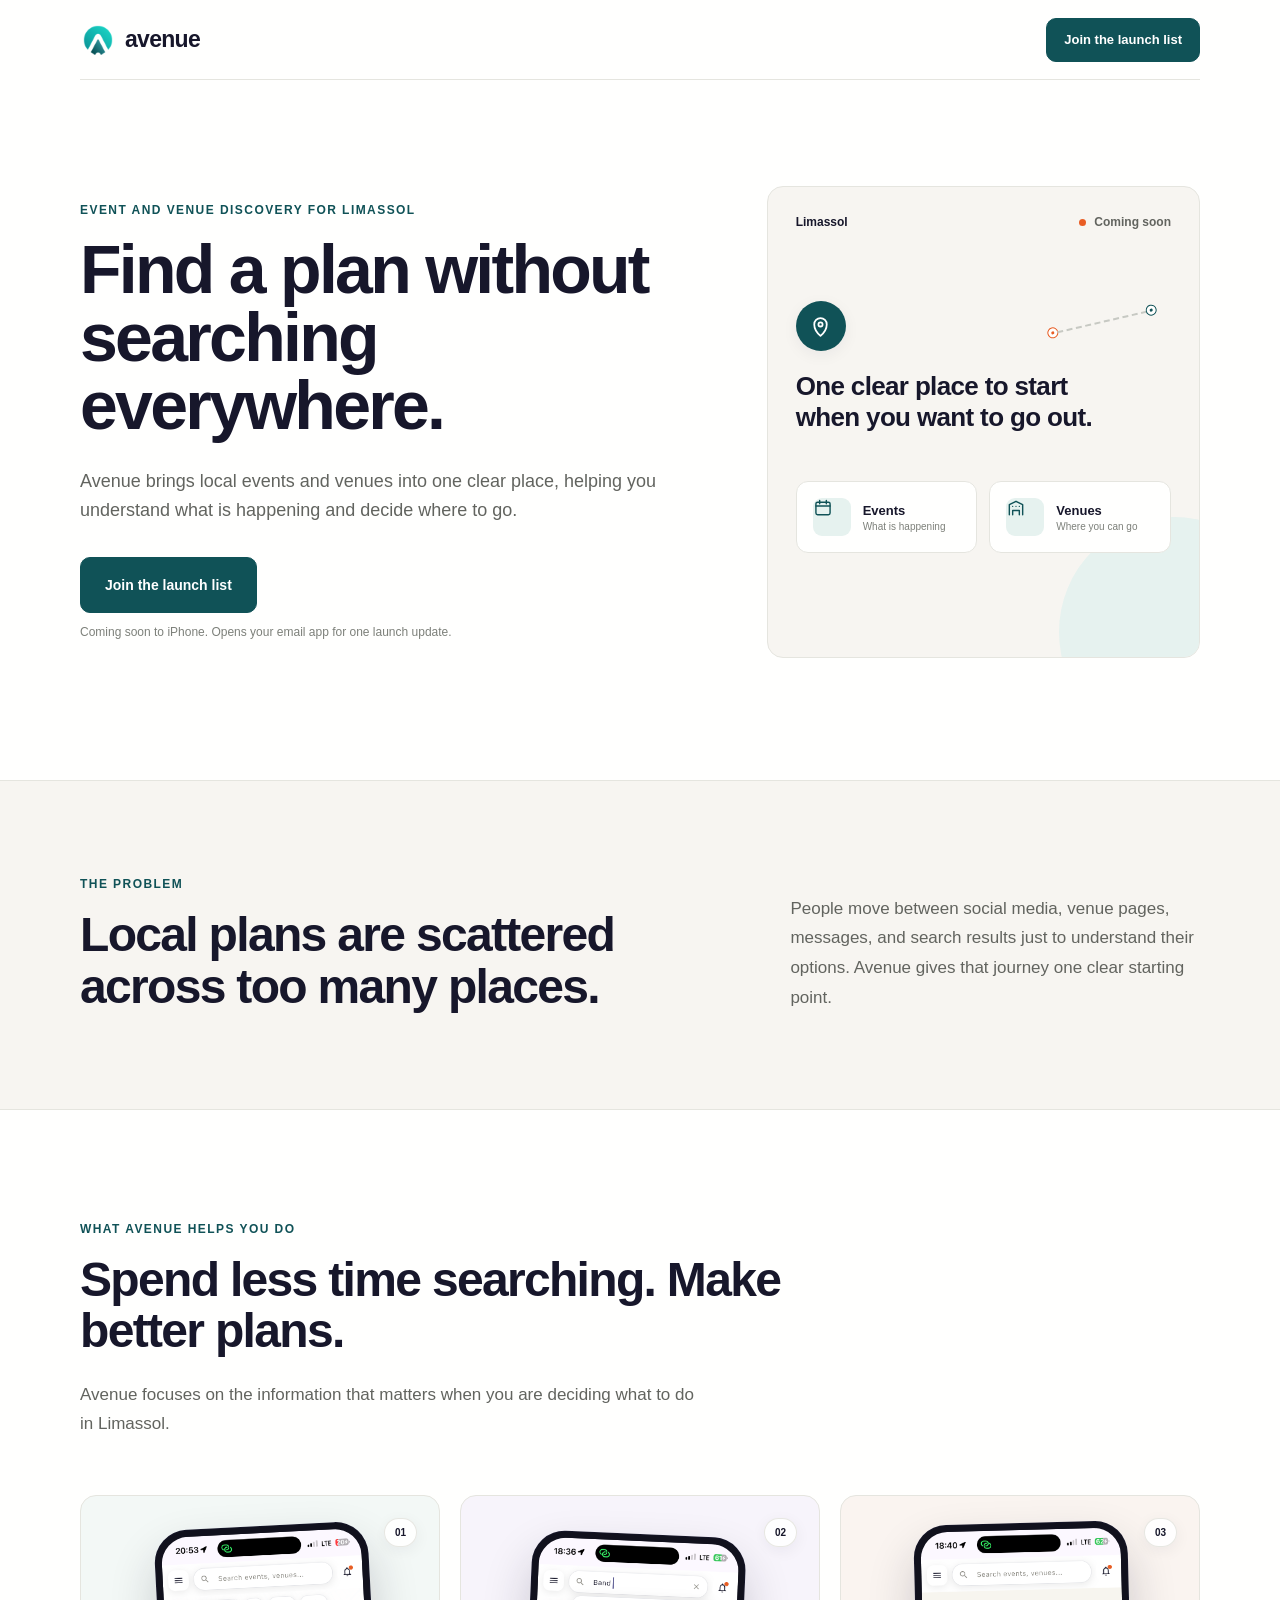
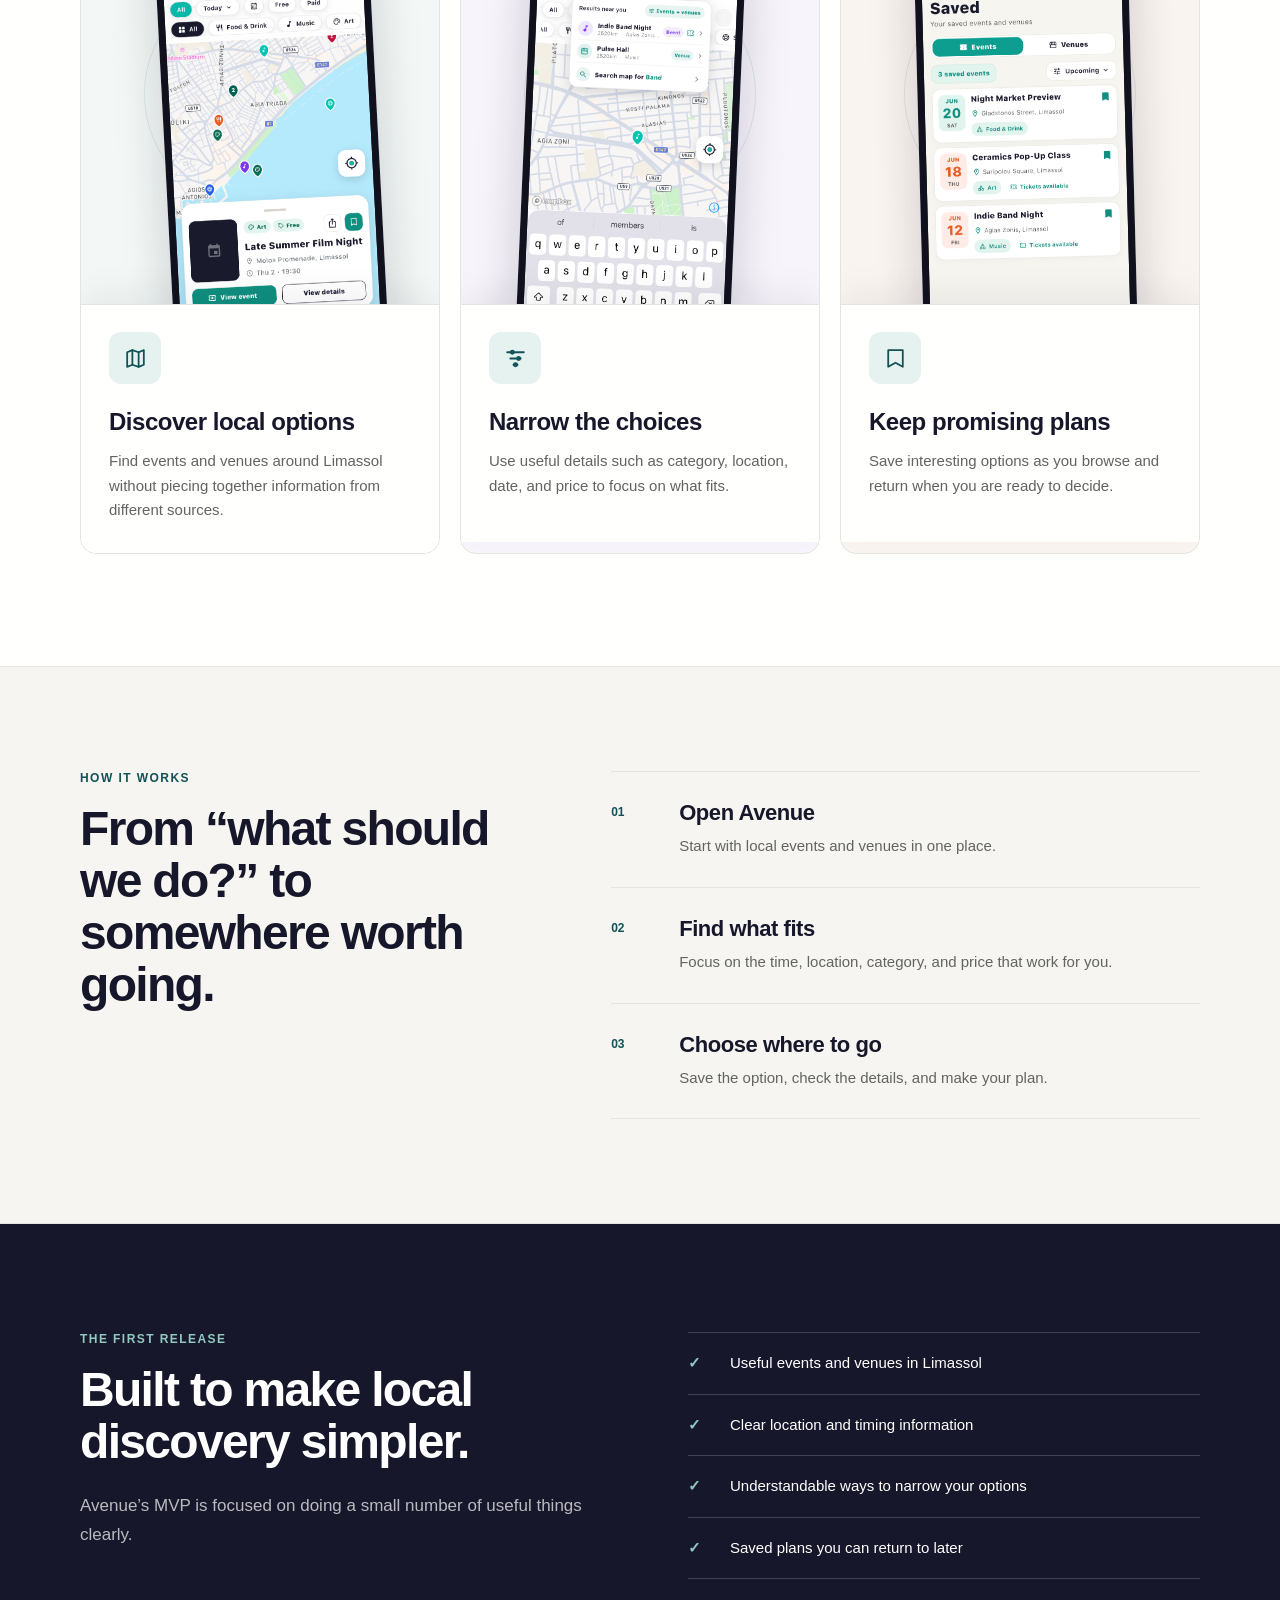
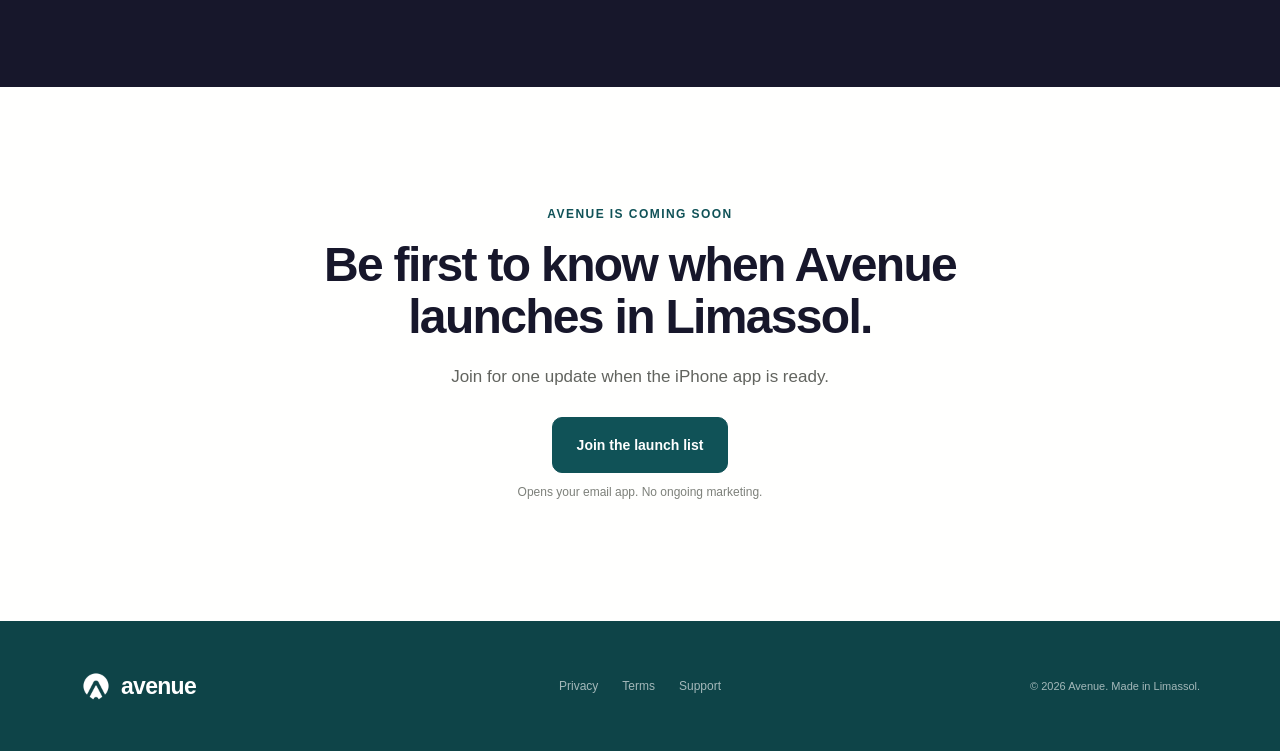
<file: index.html>
<!doctype html>
<html lang="en">
  <head>
    <meta charset="UTF-8">
    <meta name="viewport" content="width=device-width, initial-scale=1.0">
    <meta http-equiv="refresh" content="0; url=/home">
    <link rel="canonical" href="https://avenuecy.com/home">
    <title>Avenue</title>
    <script>window.location.replace("/home");</script>
  </head>
  <body>
    <p><a href="/home">Continue to Avenue</a></p>
  </body>
</html>
</file>
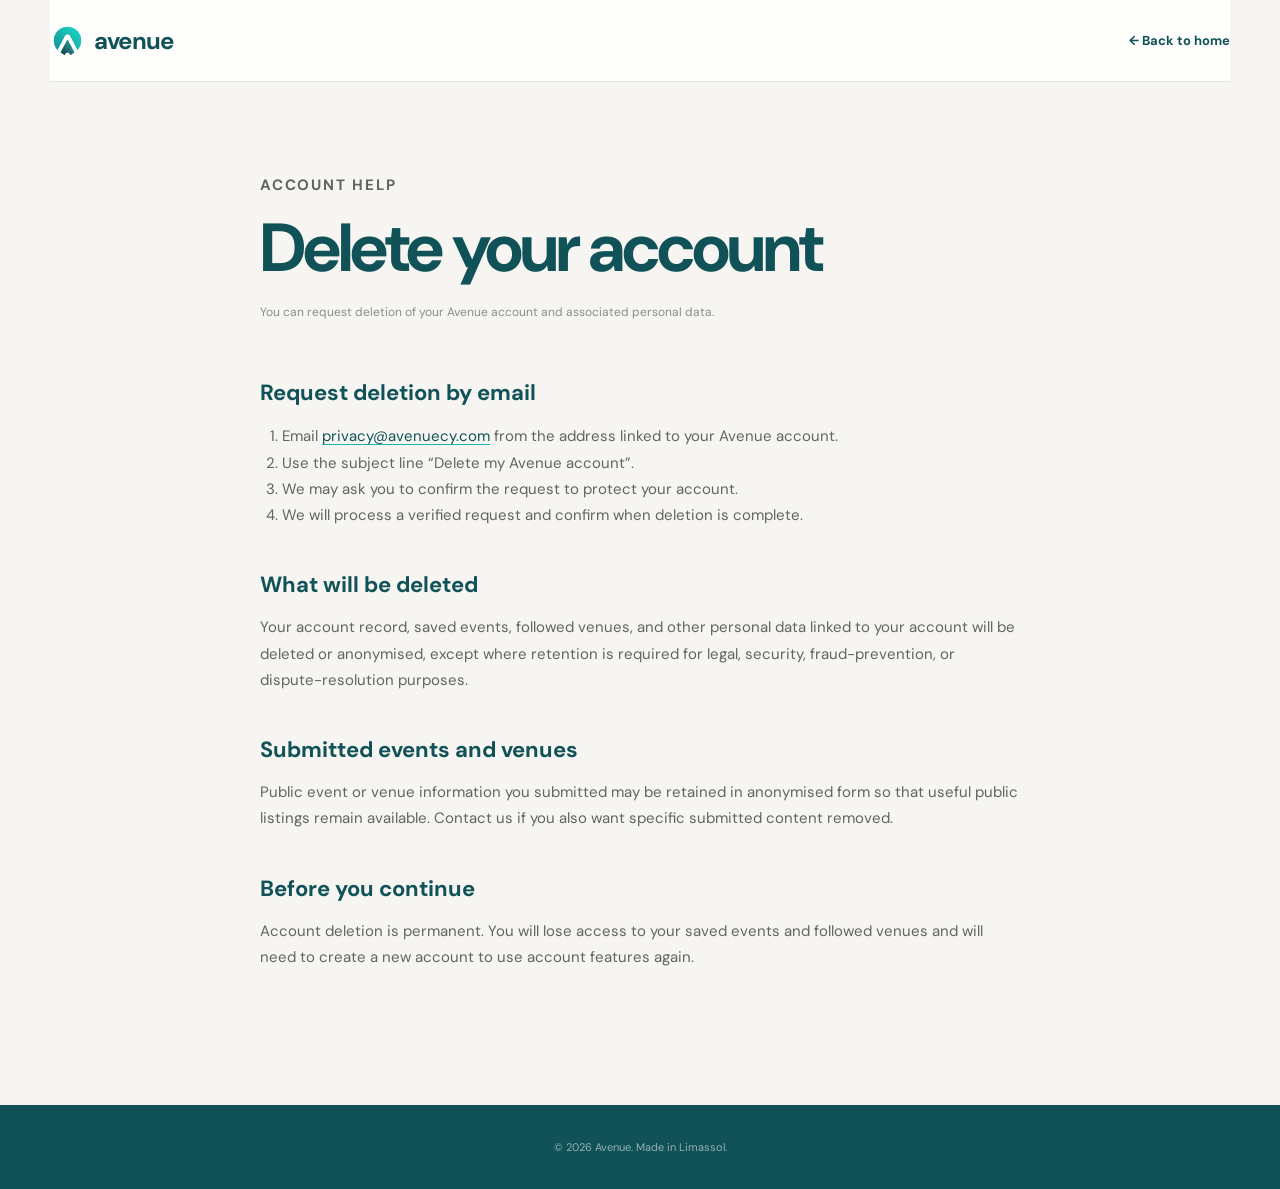
<file: delete-account/index.html>
<!doctype html>
<html lang="en">
  <head>
    <meta charset="UTF-8">
    <meta name="viewport" content="width=device-width, initial-scale=1.0">
    <meta name="description" content="Instructions for deleting your Avenue account and data.">
    <title>Delete Your Account — Avenue</title>
    <link rel="canonical" href="https://avenuecy.com/delete-account">
    <link rel="icon" href="/assets/favicon-32.png" type="image/png">
    <link rel="apple-touch-icon" href="/assets/apple-touch-icon.png">
    <link rel="stylesheet" href="/styles.css">
  </head>
  <body class="legal-body">
    <header class="site-header legal-header">
      <a class="brand" href="/home"><img class="brand-mark" src="/assets/avenue-logo-transparent.png" alt="" aria-hidden="true"><span>avenue</span></a>
      <a class="back-link" href="/home">← Back to home</a>
    </header>
    <main class="legal-main">
      <p class="eyebrow">Account help</p>
      <h1>Delete your account</h1>
      <p class="updated">You can request deletion of your Avenue account and associated personal data.</p>
      <h2>Request deletion by email</h2>
      <ol>
        <li>Email <a href="mailto:privacy@avenuecy.com?subject=Delete%20my%20Avenue%20account">privacy@avenuecy.com</a> from the address linked to your Avenue account.</li>
        <li>Use the subject line “Delete my Avenue account”.</li>
        <li>We may ask you to confirm the request to protect your account.</li>
        <li>We will process a verified request and confirm when deletion is complete.</li>
      </ol>
      <h2>What will be deleted</h2>
      <p>Your account record, saved events, followed venues, and other personal data linked to your account will be deleted or anonymised, except where retention is required for legal, security, fraud-prevention, or dispute-resolution purposes.</p>
      <h2>Submitted events and venues</h2>
      <p>Public event or venue information you submitted may be retained in anonymised form so that useful public listings remain available. Contact us if you also want specific submitted content removed.</p>
      <h2>Before you continue</h2>
      <p>Account deletion is permanent. You will lose access to your saved events and followed venues and will need to create a new account to use account features again.</p>
    </main>
    <footer class="legal-footer">© 2026 Avenue. Made in Limassol.</footer>
  </body>
</html>
</file>
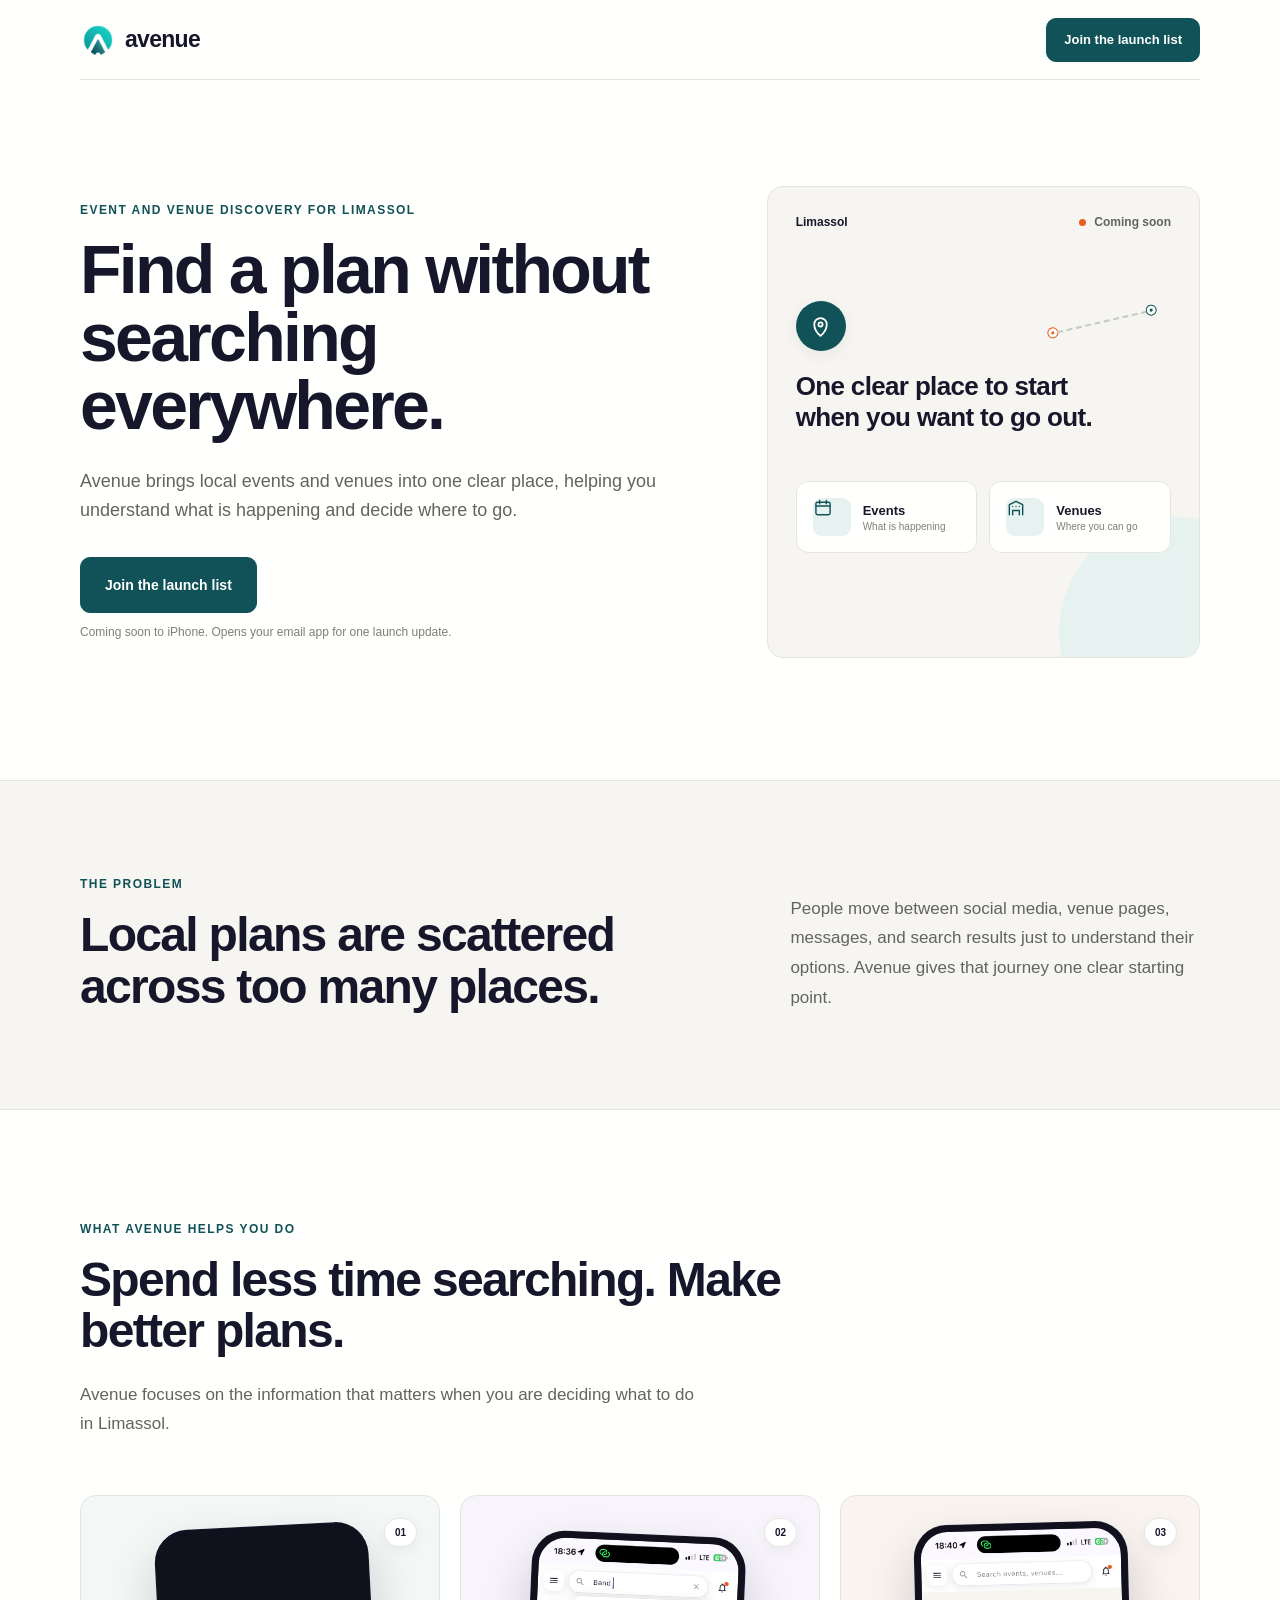
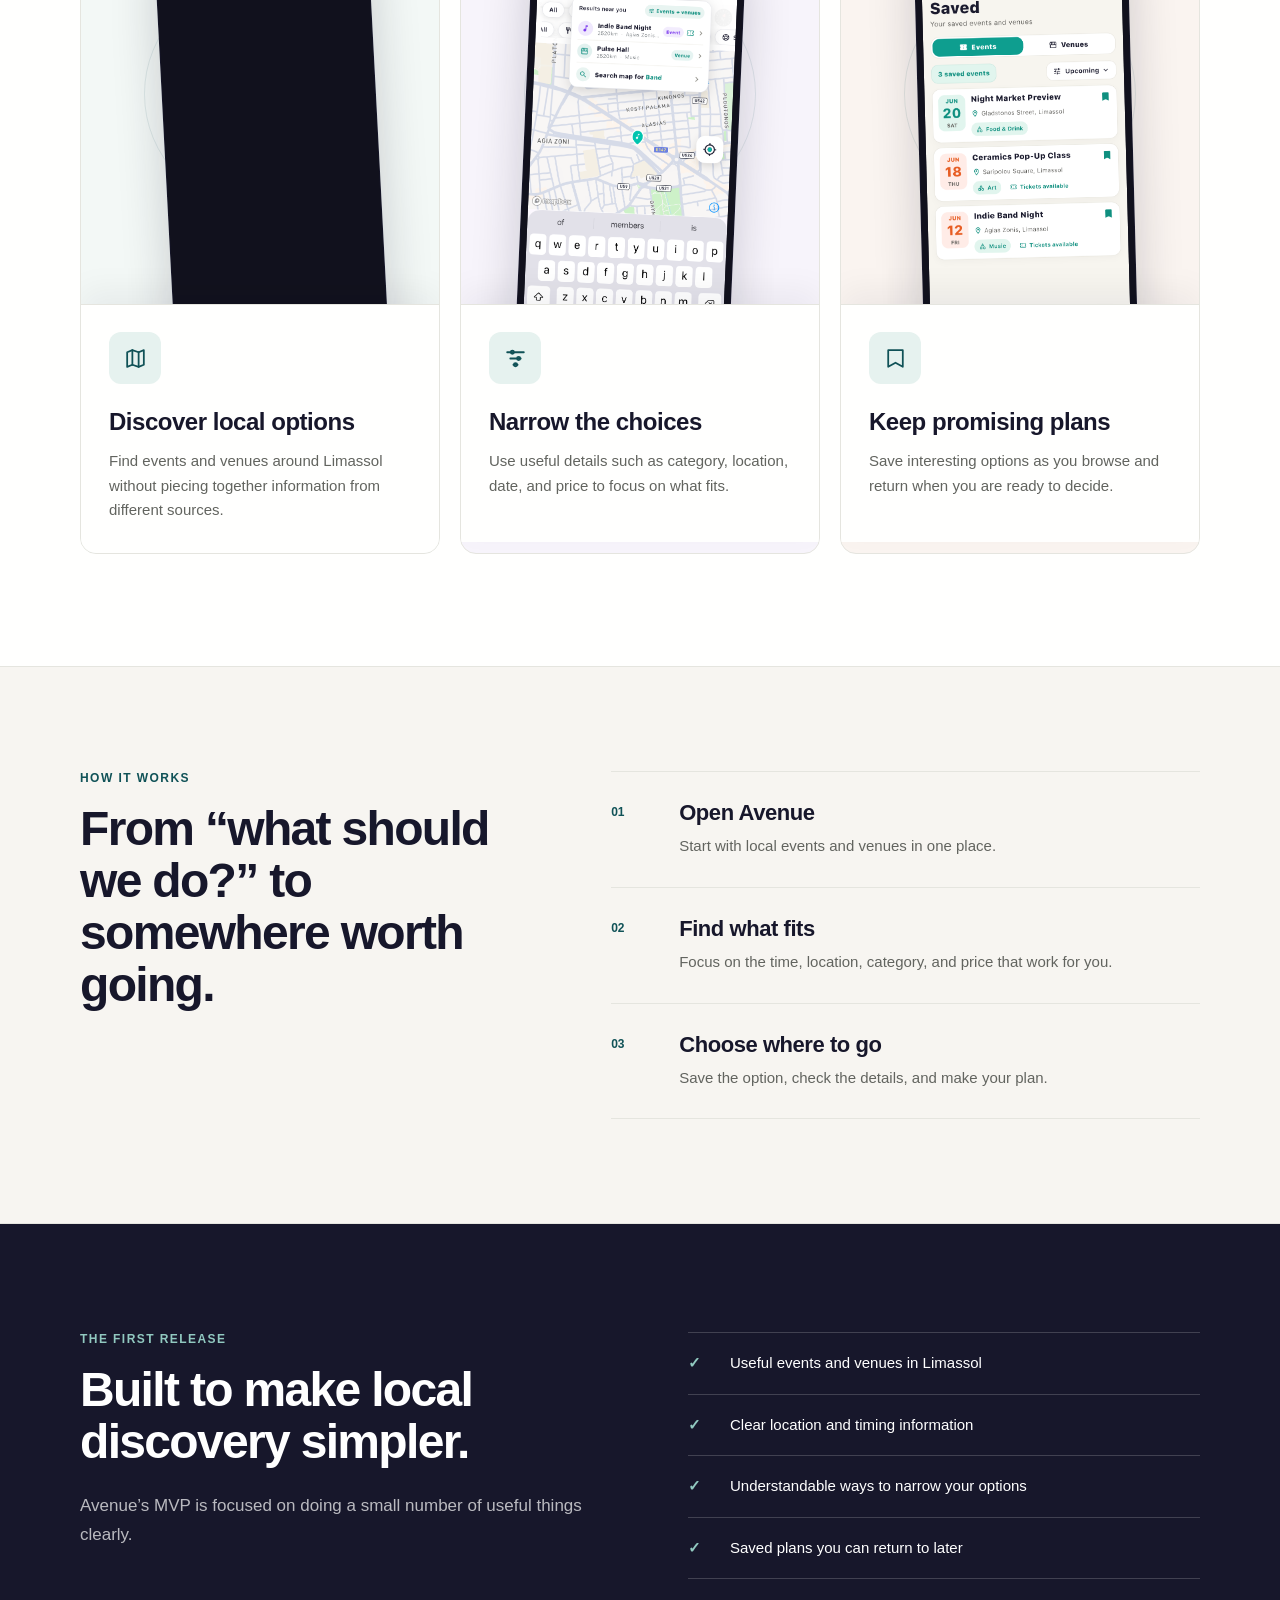
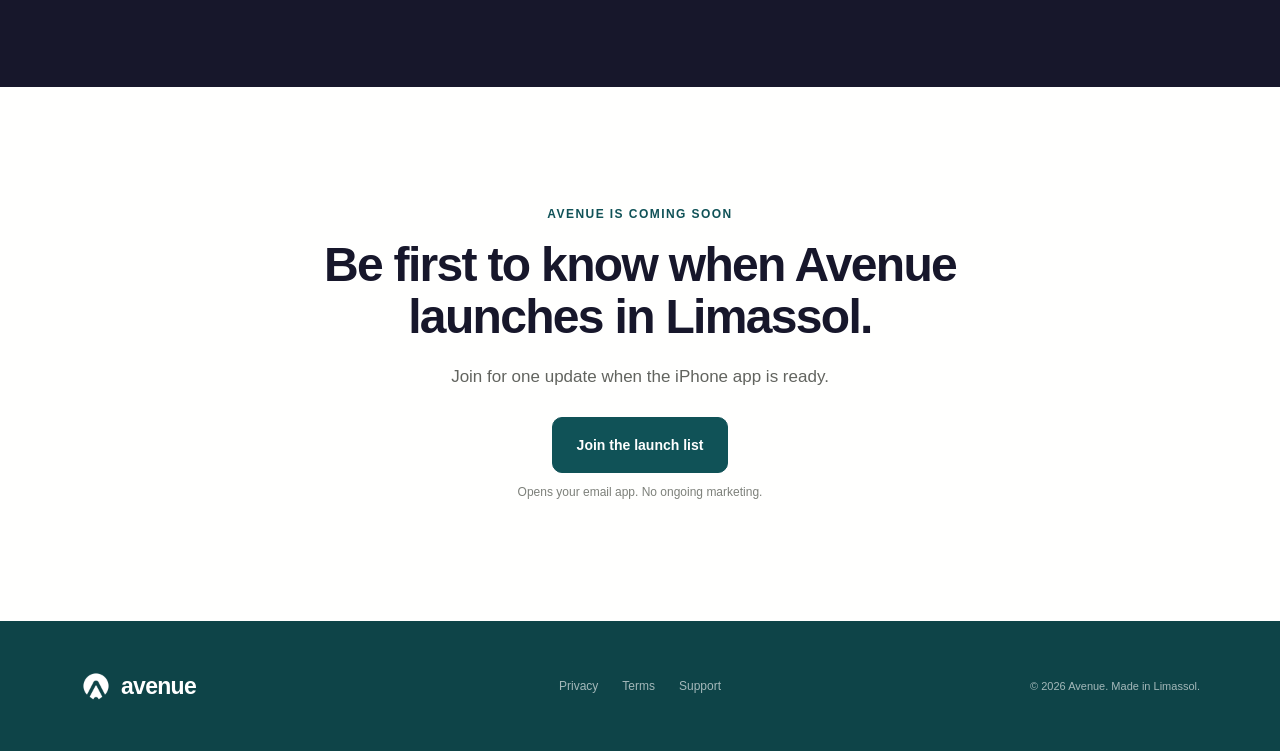
<file: home/index.html>
<!doctype html>
<html lang="en">
  <head>
    <meta charset="UTF-8">
    <meta name="viewport" content="width=device-width, initial-scale=1.0">
    <meta name="description" content="Avenue brings Limassol events and venues into one clear place. Join the launch list to know when the iPhone app is ready.">
    <meta name="theme-color" content="#fffffe">
    <meta property="og:title" content="Avenue — Discover events and venues in Limassol">
    <meta property="og:description" content="Find a plan without searching everywhere. Avenue is coming soon to iPhone.">
    <meta property="og:type" content="website">
    <meta property="og:url" content="https://avenuecy.com/home">
    <meta property="og:image" content="https://avenuecy.com/assets/og-image.svg">
    <title>Avenue — Discover events and venues in Limassol</title>
    <link rel="canonical" href="https://avenuecy.com/home">
    <link rel="icon" href="/assets/favicon-32.png" type="image/png">
    <link rel="apple-touch-icon" href="/assets/apple-touch-icon.png">
    <link rel="stylesheet" href="/landing.css">
  </head>
  <body>
    <a class="skip-link" href="#main-content">Skip to content</a>

    <header class="site-header">
      <a class="brand" href="#top" aria-label="Avenue home">
        <img src="/assets/avenue-logo-96.png" width="40" height="40" alt="">
        <span>avenue</span>
      </a>
      <a class="button button-small" href="mailto:info@avenuecy.com?subject=Join%20the%20Avenue%20launch%20list&amp;body=Please%20add%20me%20to%20the%20Avenue%20launch%20list.">Join the launch list</a>
    </header>

    <main id="main-content">
      <section class="hero section-shell" id="top">
        <div class="hero-copy">
          <p class="eyebrow">Event and venue discovery for Limassol</p>
          <h1>Find a plan without searching everywhere.</h1>
          <p class="hero-lead">Avenue brings local events and venues into one clear place, helping you understand what is happening and decide where to go.</p>
          <div class="cta-group">
            <a class="button button-large" href="mailto:info@avenuecy.com?subject=Join%20the%20Avenue%20launch%20list&amp;body=Please%20add%20me%20to%20the%20Avenue%20launch%20list.">Join the launch list</a>
            <p>Coming soon to iPhone. Opens your email app for one launch update.</p>
          </div>
        </div>

        <div class="purpose-panel" aria-label="Avenue brings events and venues together in one place">
          <div class="purpose-topline">
            <span>Limassol</span>
            <span class="status"><i aria-hidden="true"></i> Coming soon</span>
          </div>
          <div class="purpose-statement">
            <span class="purpose-marker" aria-hidden="true">
              <svg viewBox="0 0 24 24">
                <path d="M12 21s6-5.2 6-11a6 6 0 1 0-12 0c0 5.8 6 11 6 11Z"></path>
                <circle cx="12" cy="10" r="2"></circle>
              </svg>
            </span>
            <p>One clear place to start when you want to go out.</p>
          </div>
          <div class="purpose-options">
            <article>
              <span class="option-icon" aria-hidden="true">
                <svg viewBox="0 0 24 24">
                  <rect x="3.5" y="5" width="17" height="15" rx="2"></rect>
                  <path d="M8 3v4M16 3v4M3.5 9.5h17"></path>
                </svg>
              </span>
              <div>
                <strong>Events</strong>
                <span>What is happening</span>
              </div>
            </article>
            <article>
              <span class="option-icon" aria-hidden="true">
                <svg viewBox="0 0 24 24">
                  <path d="M4 20V8l8-4 8 4v12"></path>
                  <path d="M8 20v-5h8v5M8 10h.01M12 10h.01M16 10h.01"></path>
                </svg>
              </span>
              <div>
                <strong>Venues</strong>
                <span>Where you can go</span>
              </div>
            </article>
          </div>
          <div class="purpose-route" aria-hidden="true">
            <span></span>
            <i></i>
            <span></span>
          </div>
        </div>
      </section>

      <section class="problem">
        <div class="section-shell problem-grid">
          <div>
            <p class="eyebrow">The problem</p>
            <h2>Local plans are scattered across too many places.</h2>
          </div>
          <p>People move between social media, venue pages, messages, and search results just to understand their options. Avenue gives that journey one clear starting point.</p>
        </div>
      </section>

      <section class="benefits section-shell" aria-labelledby="benefits-title">
        <div class="section-heading">
          <p class="eyebrow">What Avenue helps you do</p>
          <h2 id="benefits-title">Spend less time searching. Make better plans.</h2>
          <p>Avenue focuses on the information that matters when you are deciding what to do in Limassol.</p>
        </div>

        <div class="benefit-grid">
          <article class="benefit-card benefit-card-discover">
            <span class="benefit-number">01</span>
            <div class="benefit-visual">
              <div class="benefit-phone">
                <img src="/assets/screens/discover-local-options.png" width="1290" height="2796" loading="lazy" decoding="async" alt="Avenue Explore screen showing events and venues across a map of Limassol">
              </div>
            </div>
            <div class="benefit-copy">
              <span class="benefit-icon" aria-hidden="true">
                <svg viewBox="0 0 24 24">
                  <path d="m4 6 5-2 6 2 5-2v14l-5 2-6-2-5 2V6Z"></path>
                  <path d="M9 4v14M15 6v14"></path>
                </svg>
              </span>
              <h3>Discover local options</h3>
              <p>Find events and venues around Limassol without piecing together information from different sources.</p>
            </div>
          </article>

          <article class="benefit-card benefit-card-narrow">
            <span class="benefit-number">02</span>
            <div class="benefit-visual">
              <div class="benefit-phone">
                <img src="/assets/screens/narrow-the-choices.png" width="1290" height="2796" loading="lazy" decoding="async" alt="Avenue search screen narrowing map results for a band">
              </div>
            </div>
            <div class="benefit-copy">
              <span class="benefit-icon" aria-hidden="true">
                <svg viewBox="0 0 24 24">
                  <path d="M4 6h16M7 12h10M10 18h4"></path>
                  <circle cx="9" cy="6" r="1.5"></circle>
                  <circle cx="15" cy="12" r="1.5"></circle>
                  <circle cx="12" cy="18" r="1.5"></circle>
                </svg>
              </span>
              <h3>Narrow the choices</h3>
              <p>Use useful details such as category, location, date, and price to focus on what fits.</p>
            </div>
          </article>

          <article class="benefit-card benefit-card-save">
            <span class="benefit-number">03</span>
            <div class="benefit-visual">
              <div class="benefit-phone">
                <img src="/assets/screens/keep-promising-plans.png" width="1290" height="2796" loading="lazy" decoding="async" alt="Avenue Saved screen with a list of saved events in Limassol">
              </div>
            </div>
            <div class="benefit-copy">
              <span class="benefit-icon" aria-hidden="true">
                <svg viewBox="0 0 24 24">
                  <path d="M5 4h14v16l-7-4-7 4V4Z"></path>
                </svg>
              </span>
              <h3>Keep promising plans</h3>
              <p>Save interesting options as you browse and return when you are ready to decide.</p>
            </div>
          </article>
        </div>
      </section>

      <section class="process">
        <div class="section-shell process-grid">
          <div class="process-copy">
            <p class="eyebrow">How it works</p>
            <h2>From “what should we do?” to somewhere worth going.</h2>
          </div>
          <ol class="steps">
            <li>
              <span>01</span>
              <div>
                <h3>Open Avenue</h3>
                <p>Start with local events and venues in one place.</p>
              </div>
            </li>
            <li>
              <span>02</span>
              <div>
                <h3>Find what fits</h3>
                <p>Focus on the time, location, category, and price that work for you.</p>
              </div>
            </li>
            <li>
              <span>03</span>
              <div>
                <h3>Choose where to go</h3>
                <p>Save the option, check the details, and make your plan.</p>
              </div>
            </li>
          </ol>
        </div>
      </section>

      <section class="promise">
        <div class="section-shell promise-grid">
          <div>
            <p class="eyebrow">The first release</p>
            <h2>Built to make local discovery simpler.</h2>
            <p class="promise-lead">Avenue’s MVP is focused on doing a small number of useful things clearly.</p>
          </div>
          <ul>
            <li><span aria-hidden="true">✓</span> Useful events and venues in Limassol</li>
            <li><span aria-hidden="true">✓</span> Clear location and timing information</li>
            <li><span aria-hidden="true">✓</span> Understandable ways to narrow your options</li>
            <li><span aria-hidden="true">✓</span> Saved plans you can return to later</li>
          </ul>
        </div>
      </section>

      <section class="final-cta section-shell" id="launch-list">
        <p class="eyebrow">Avenue is coming soon</p>
        <h2>Be first to know when Avenue launches in Limassol.</h2>
        <p>Join for one update when the iPhone app is ready.</p>
        <div class="cta-group cta-group-centered">
          <a class="button button-large" href="mailto:info@avenuecy.com?subject=Join%20the%20Avenue%20launch%20list&amp;body=Please%20add%20me%20to%20the%20Avenue%20launch%20list.">Join the launch list</a>
          <p>Opens your email app. No ongoing marketing.</p>
        </div>
      </section>
    </main>

    <footer class="site-footer">
      <div class="section-shell footer-inner">
        <a class="brand footer-brand" href="#top" aria-label="Avenue home">
          <img src="/assets/avenue-logo-96.png" width="34" height="34" alt="">
          <span>avenue</span>
        </a>
        <nav aria-label="Legal and support">
          <a href="/privacy">Privacy</a>
          <a href="/terms">Terms</a>
          <a href="/support">Support</a>
        </nav>
        <p>© 2026 Avenue. Made in Limassol.</p>
      </div>
    </footer>
  </body>
</html>
</file>
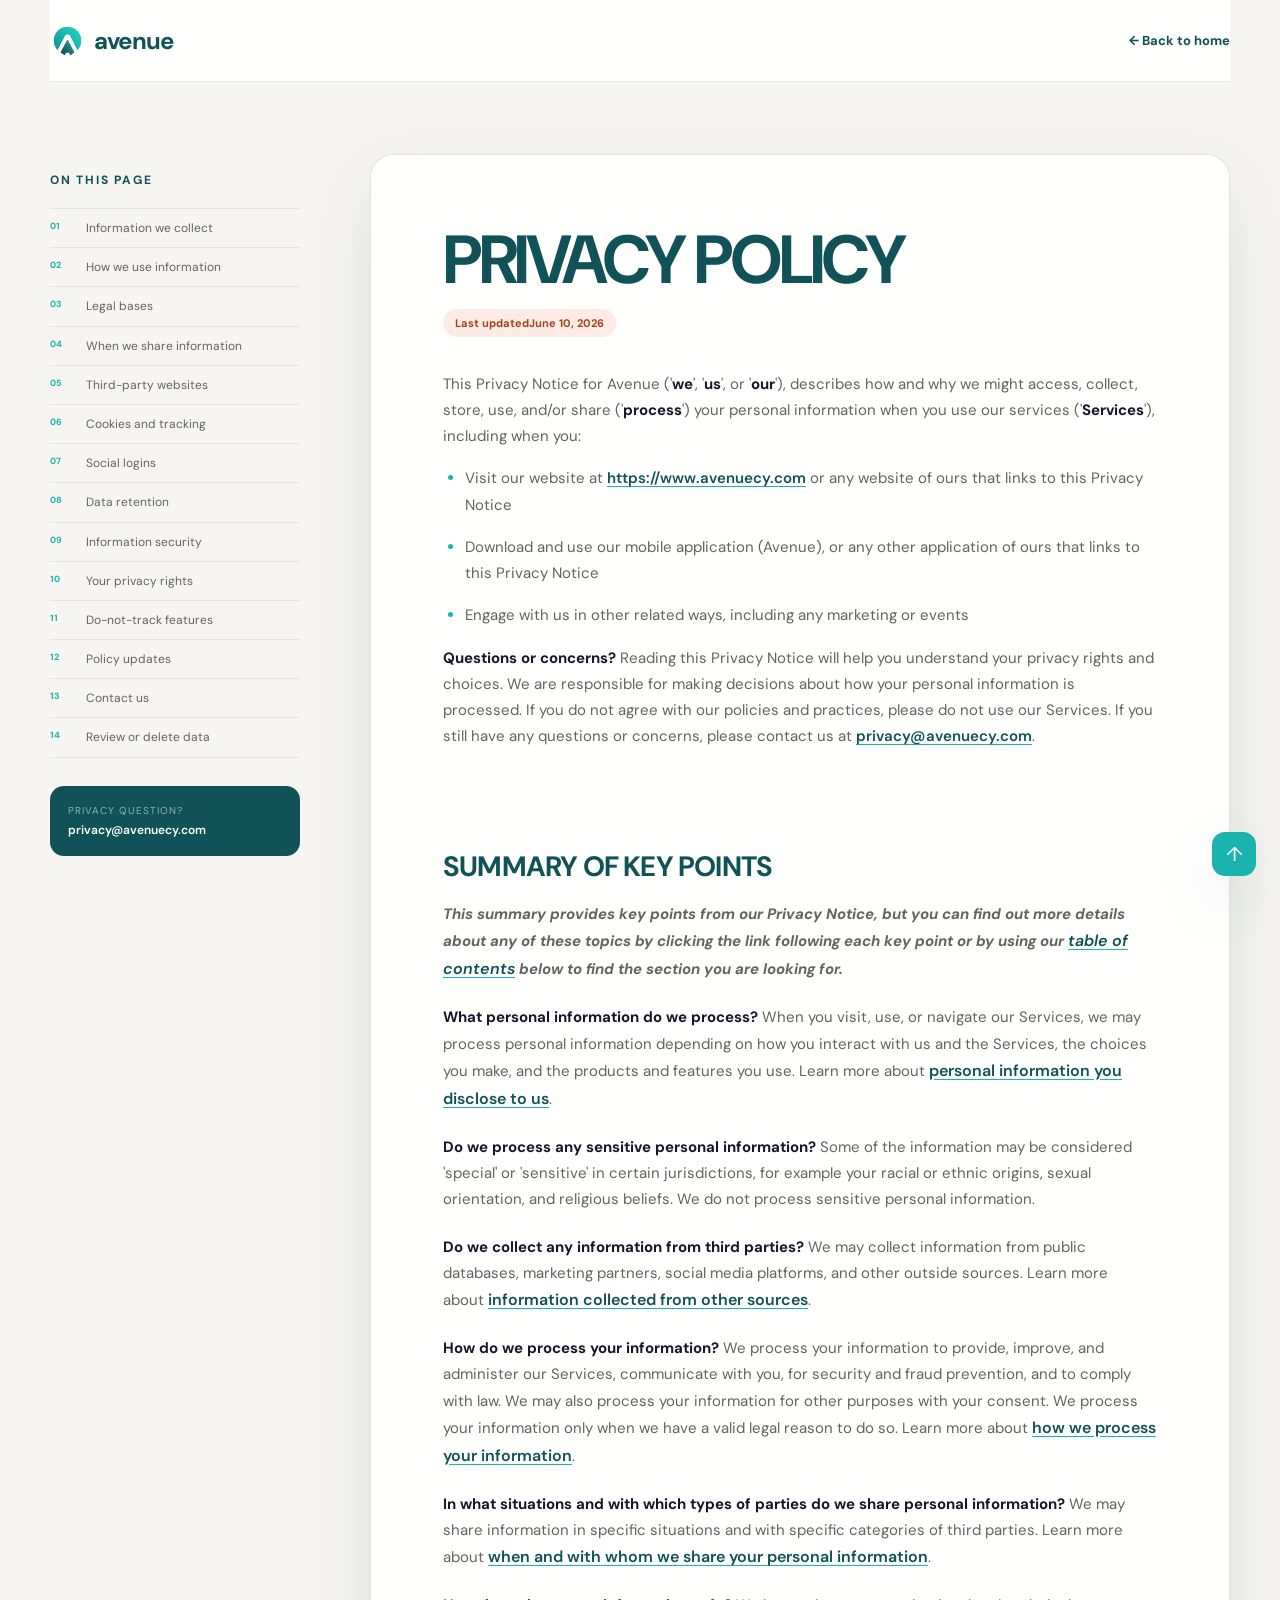
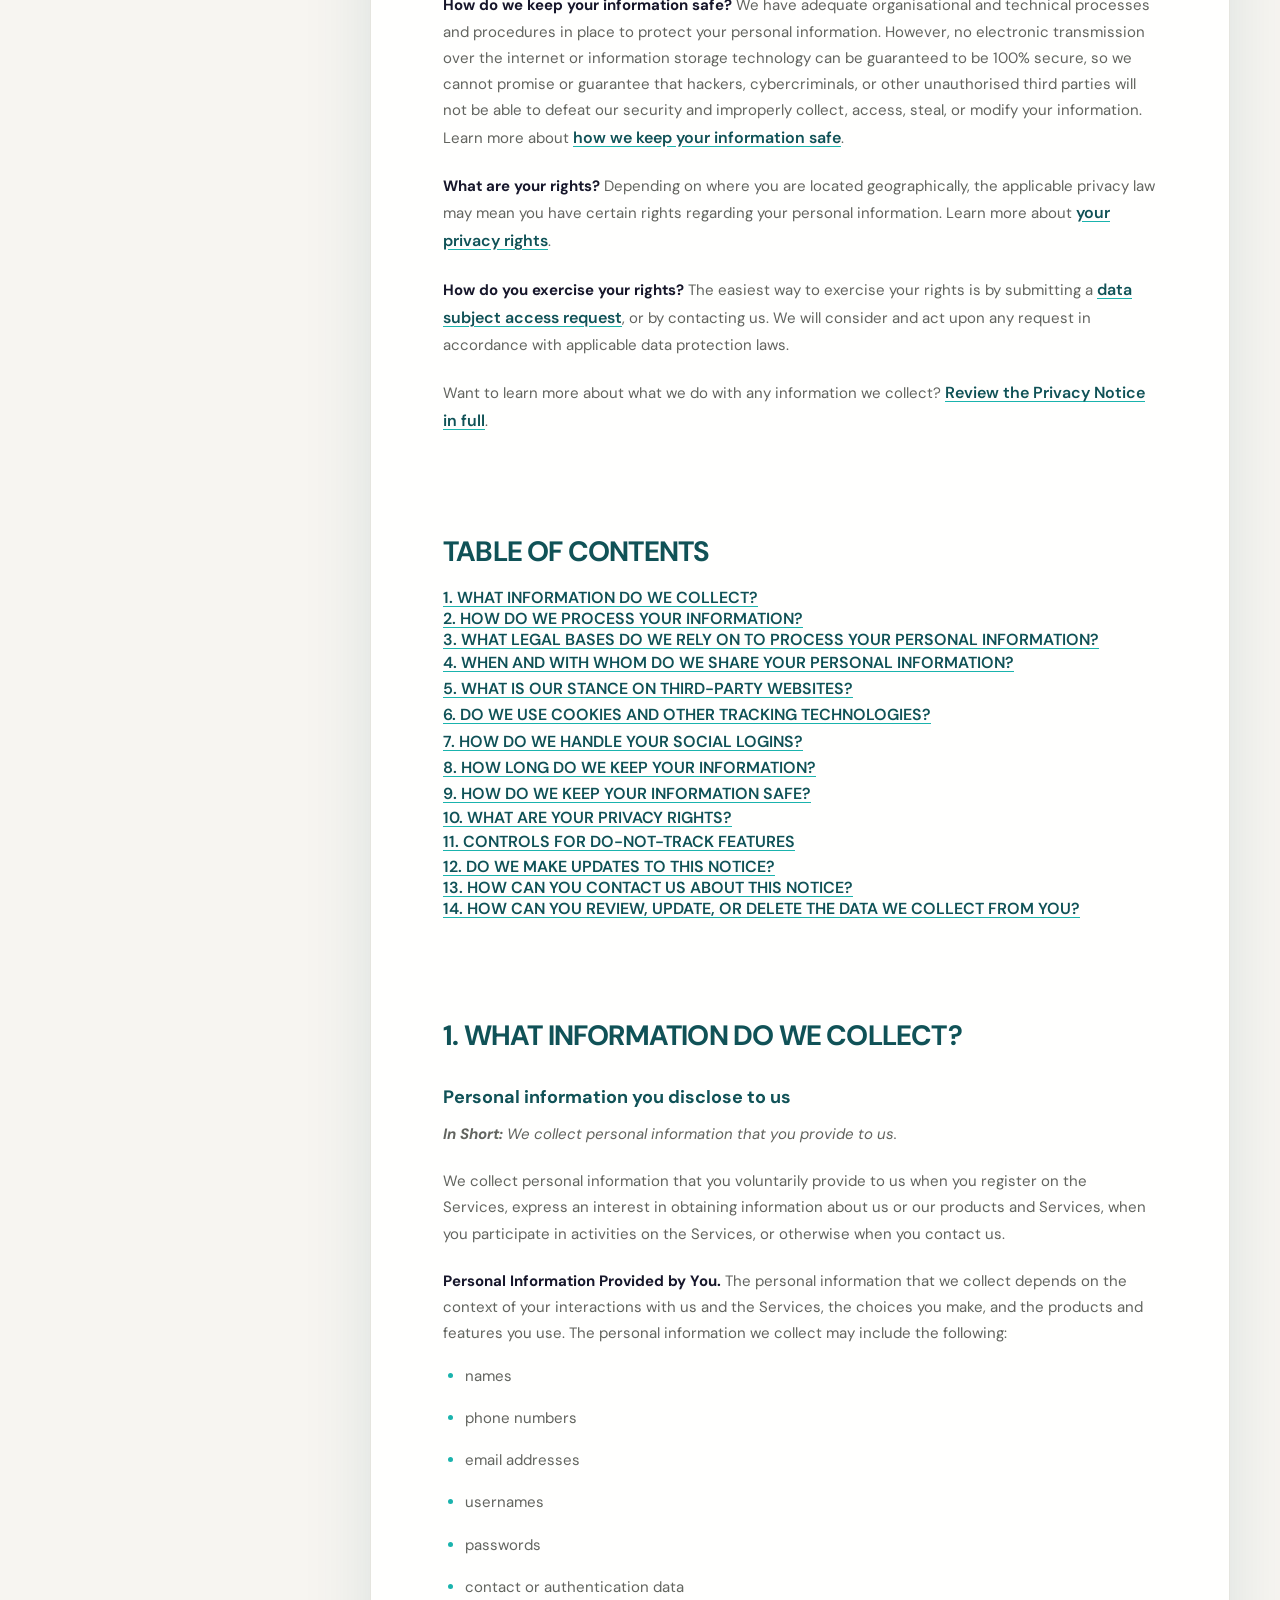
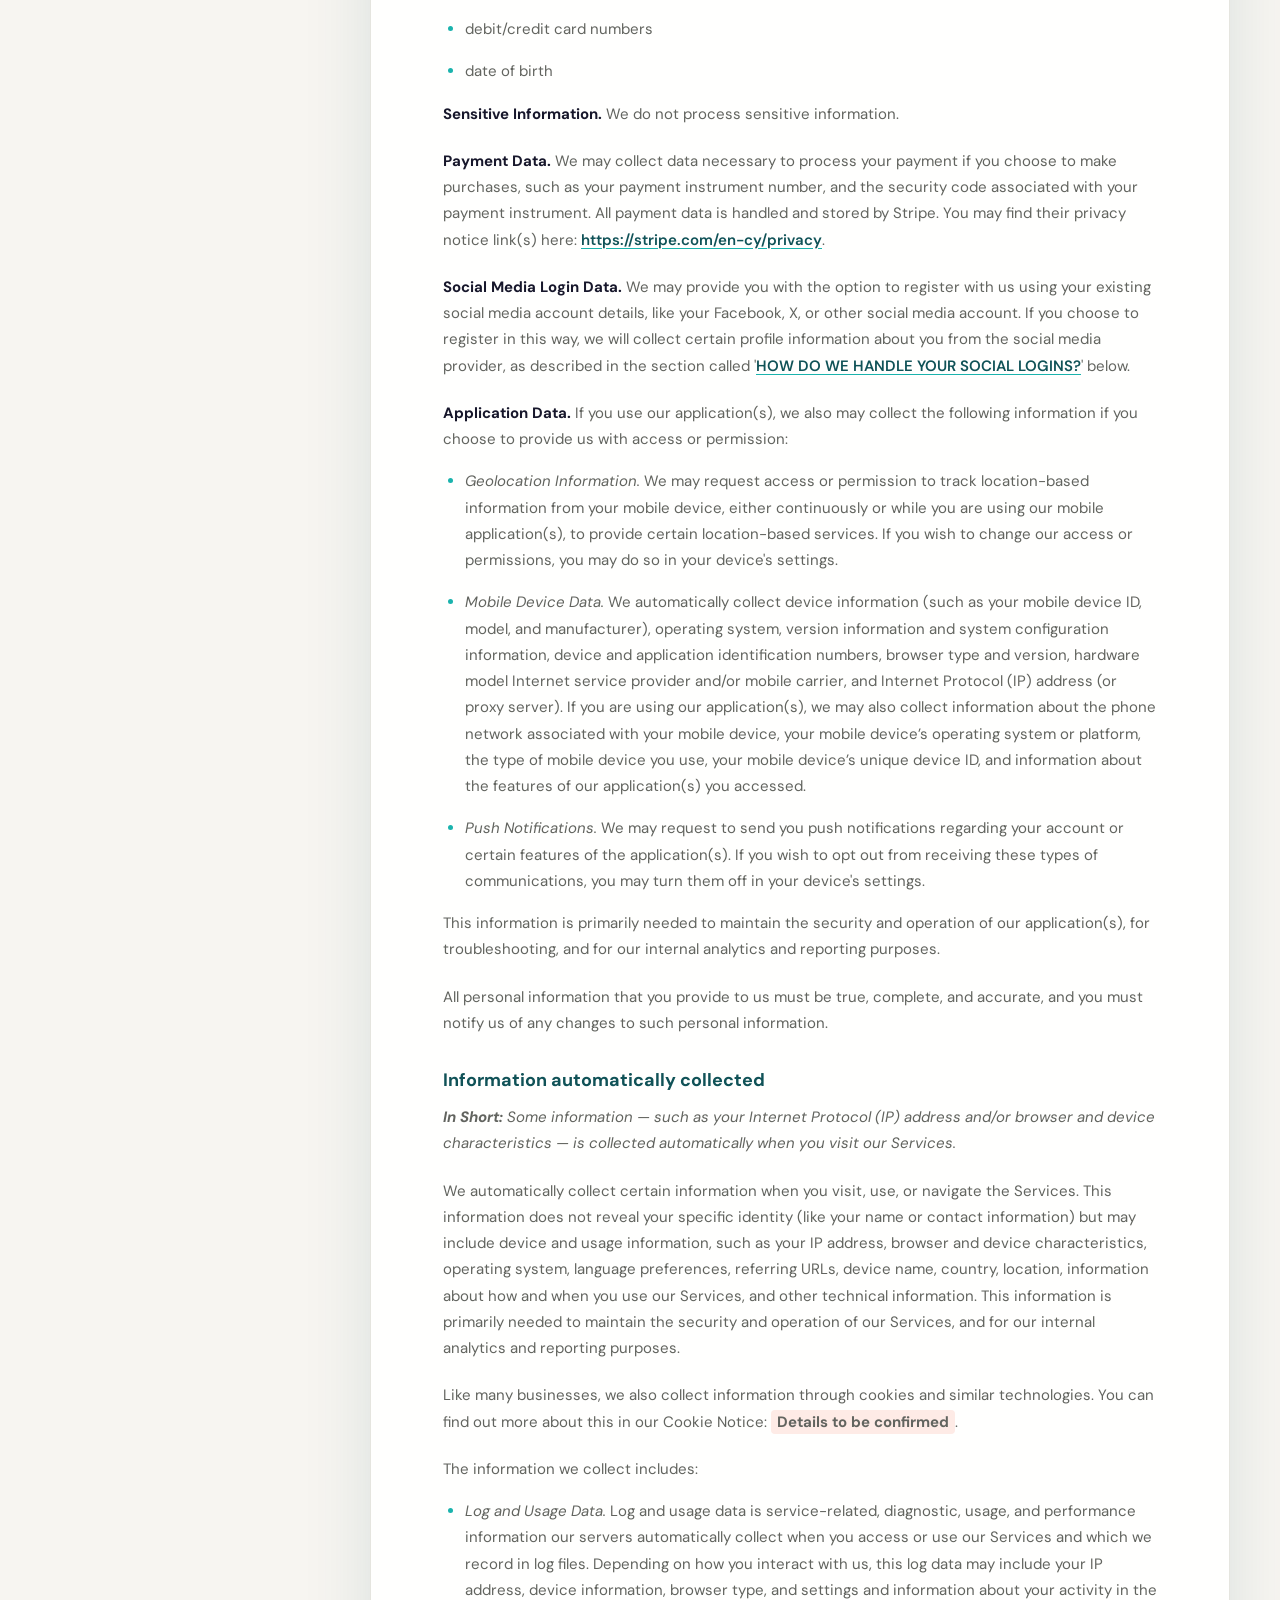
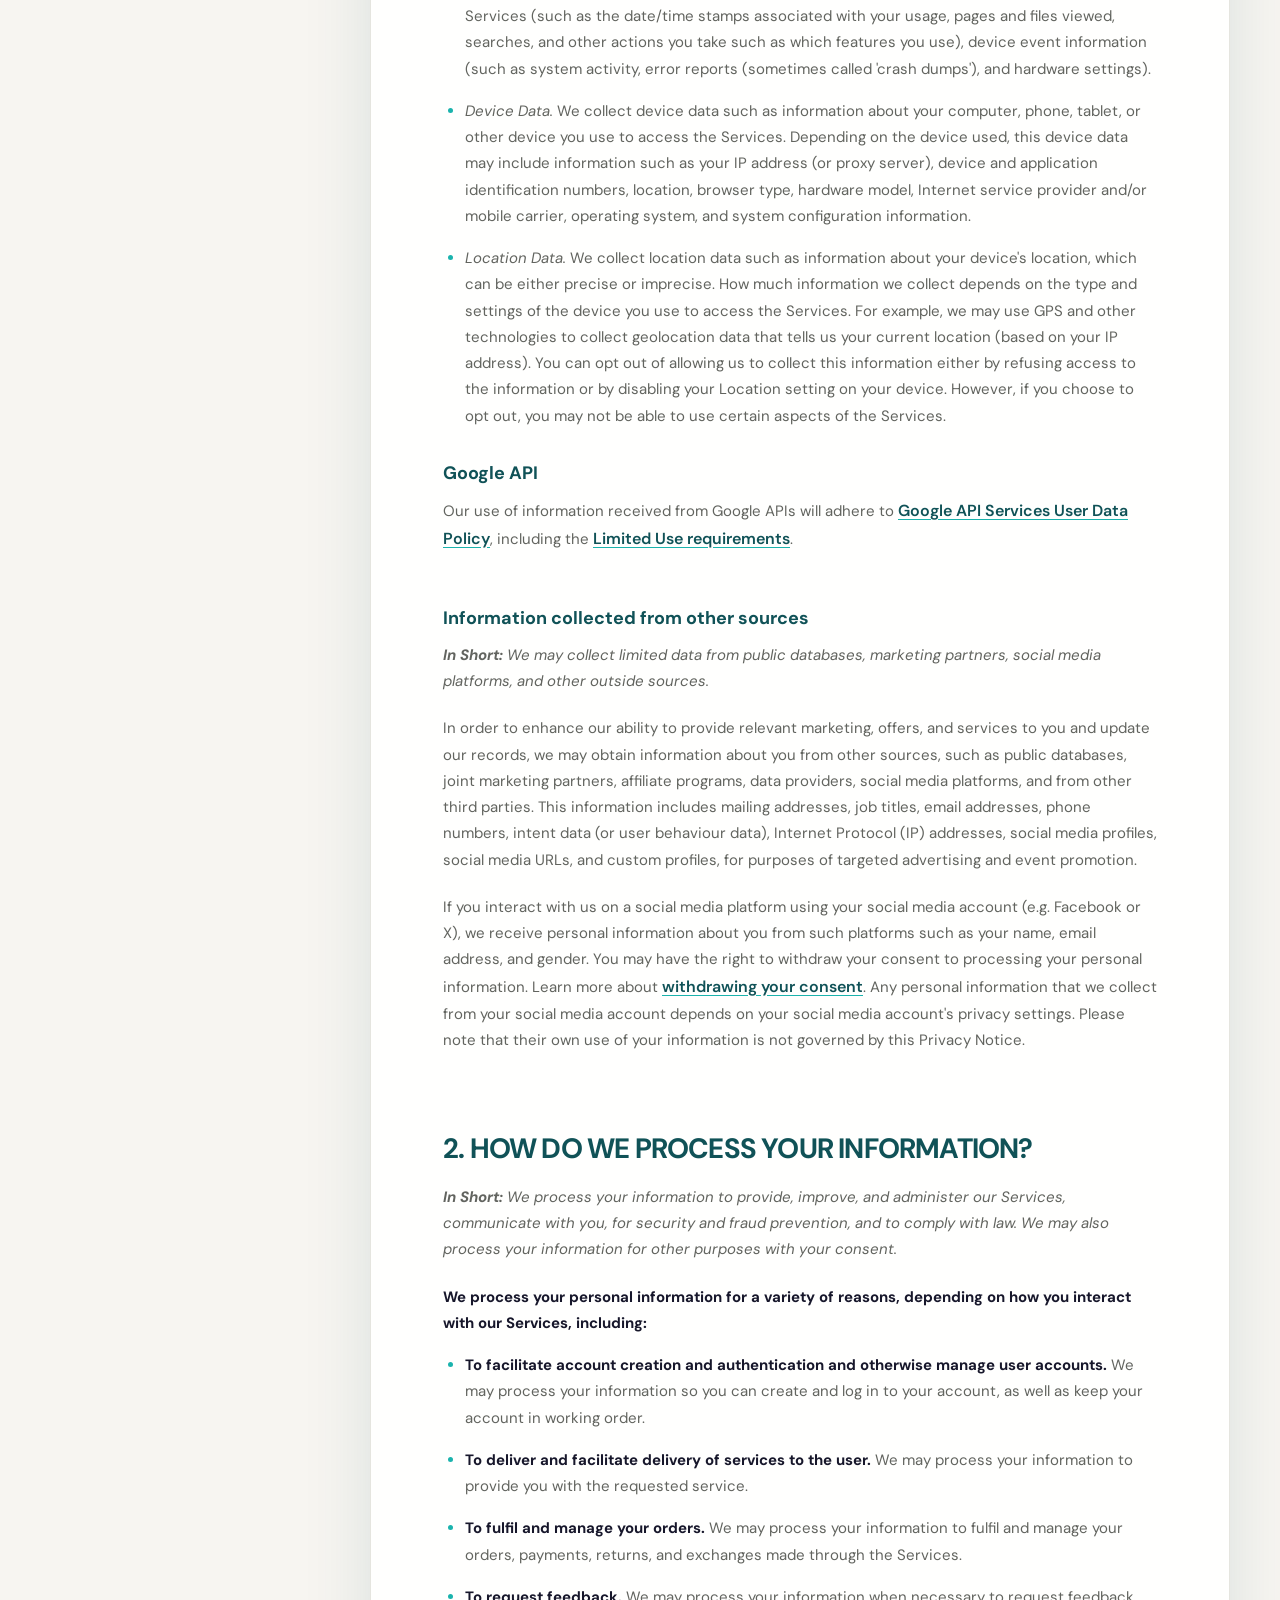
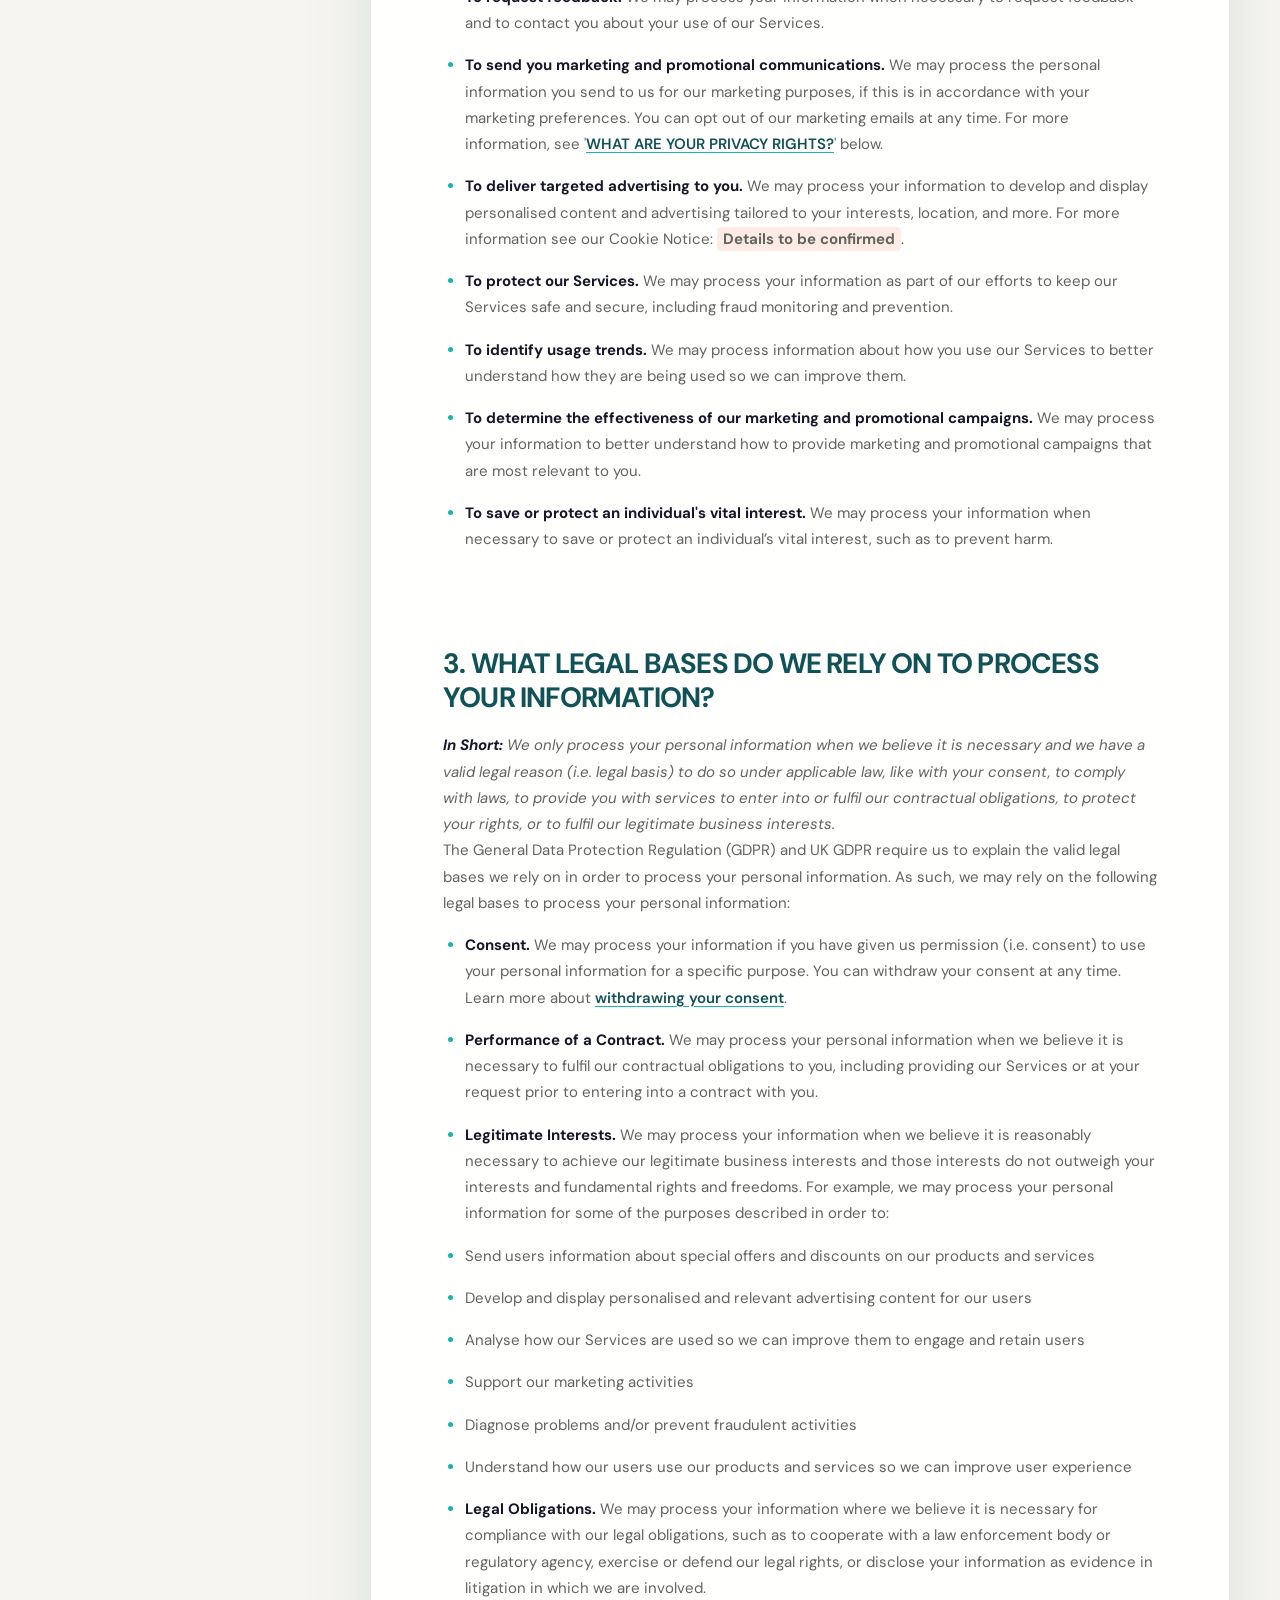
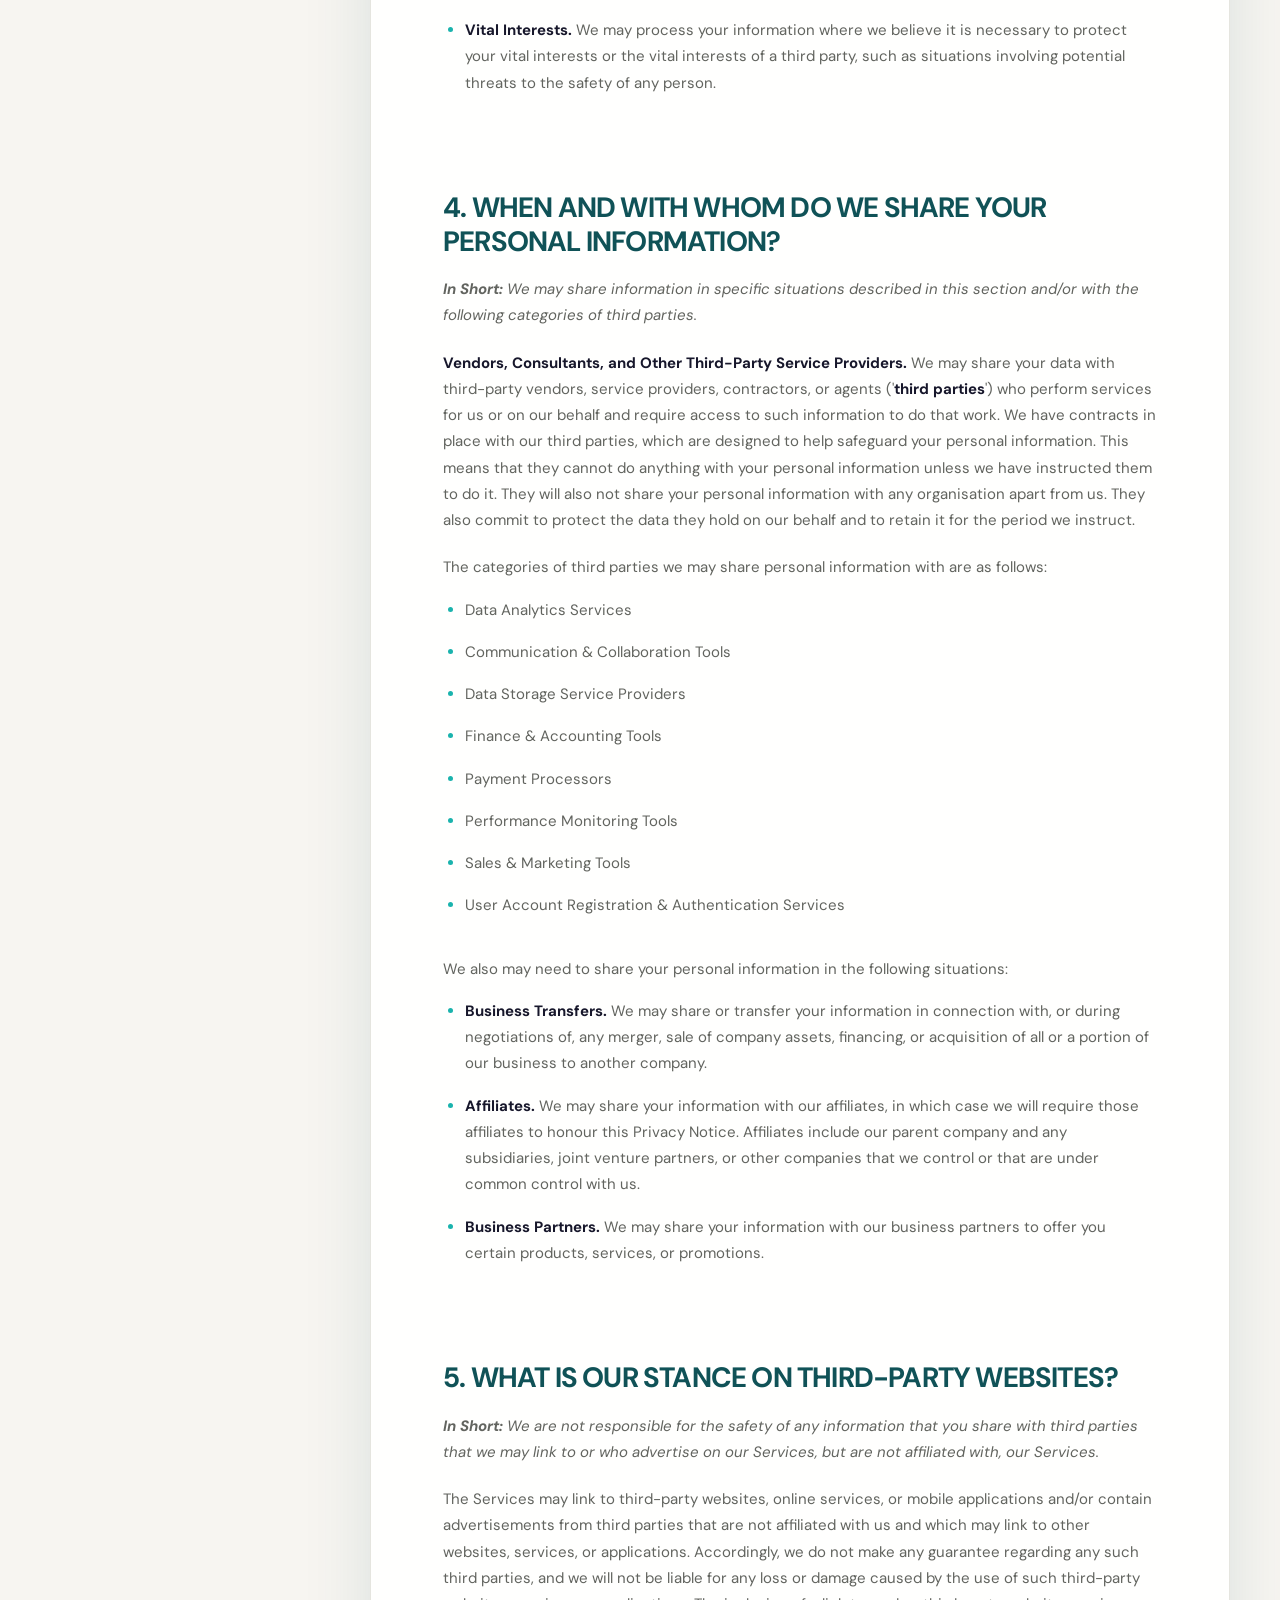
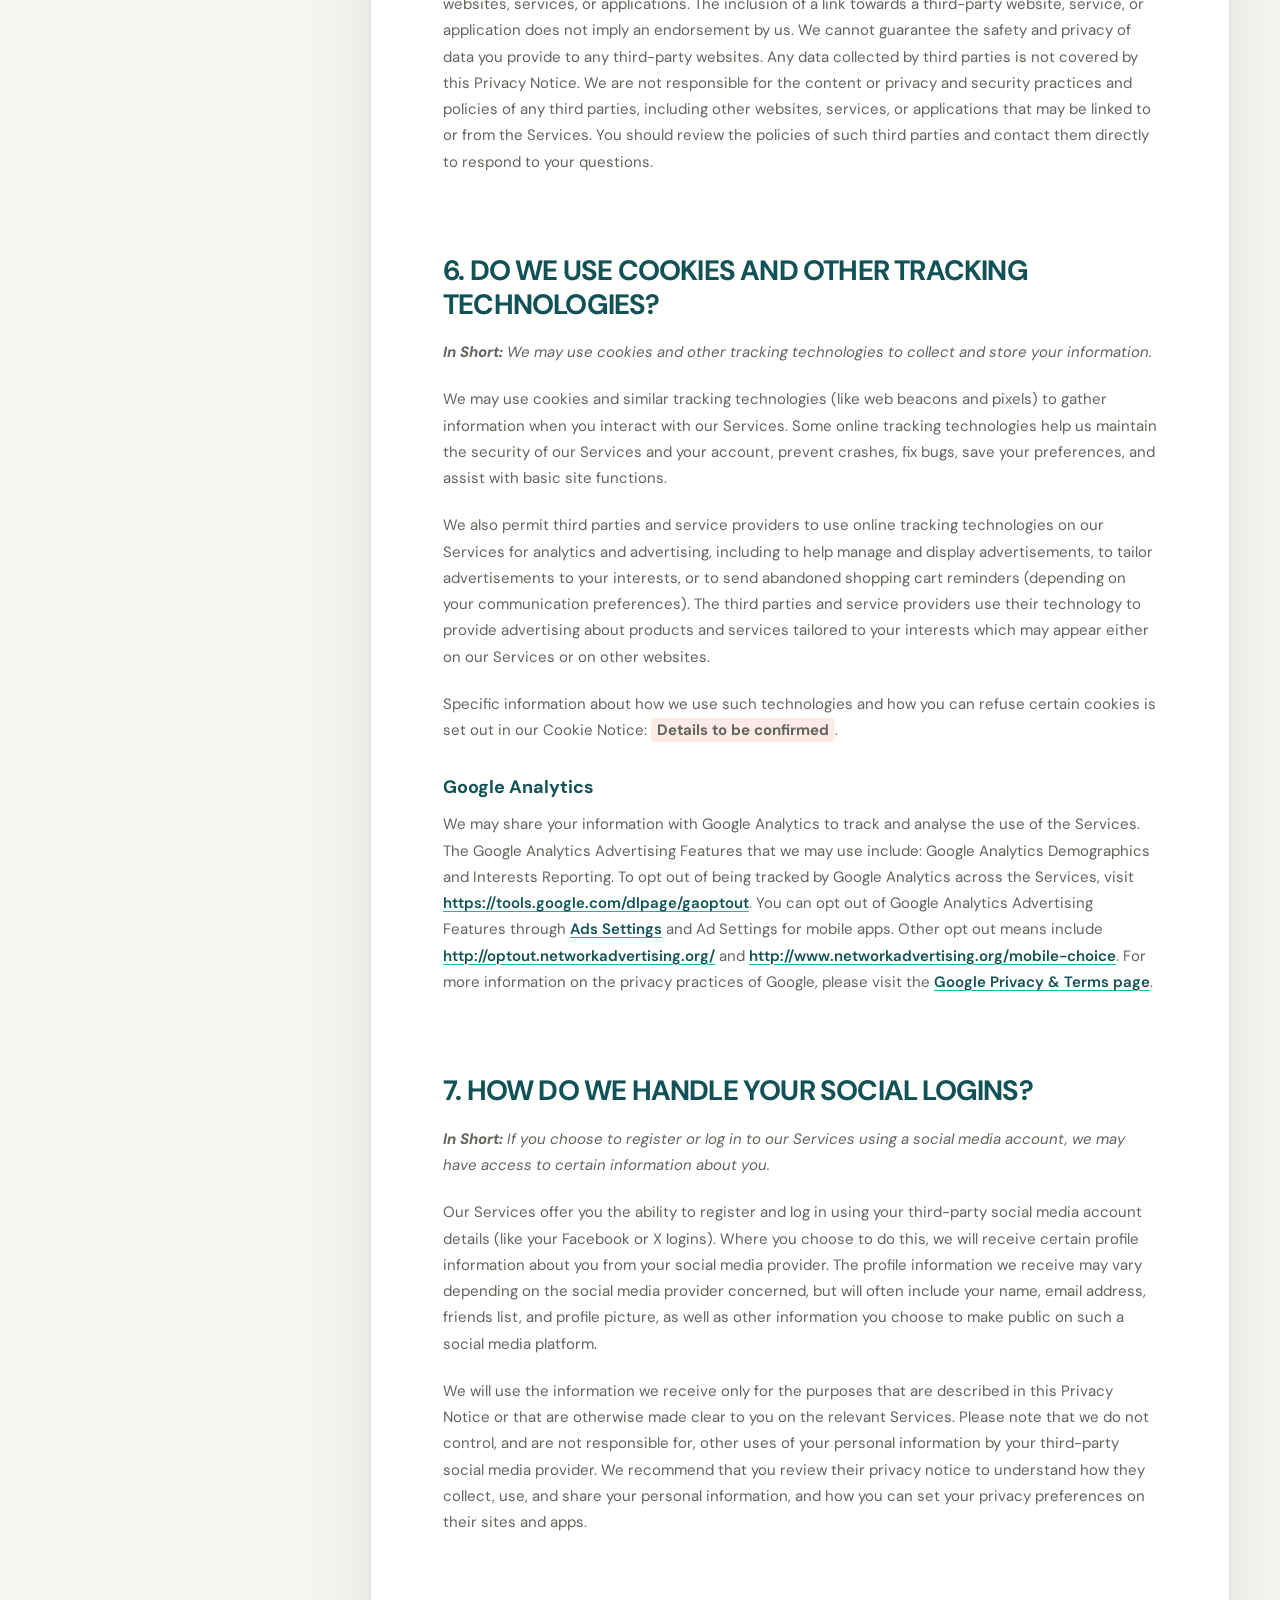
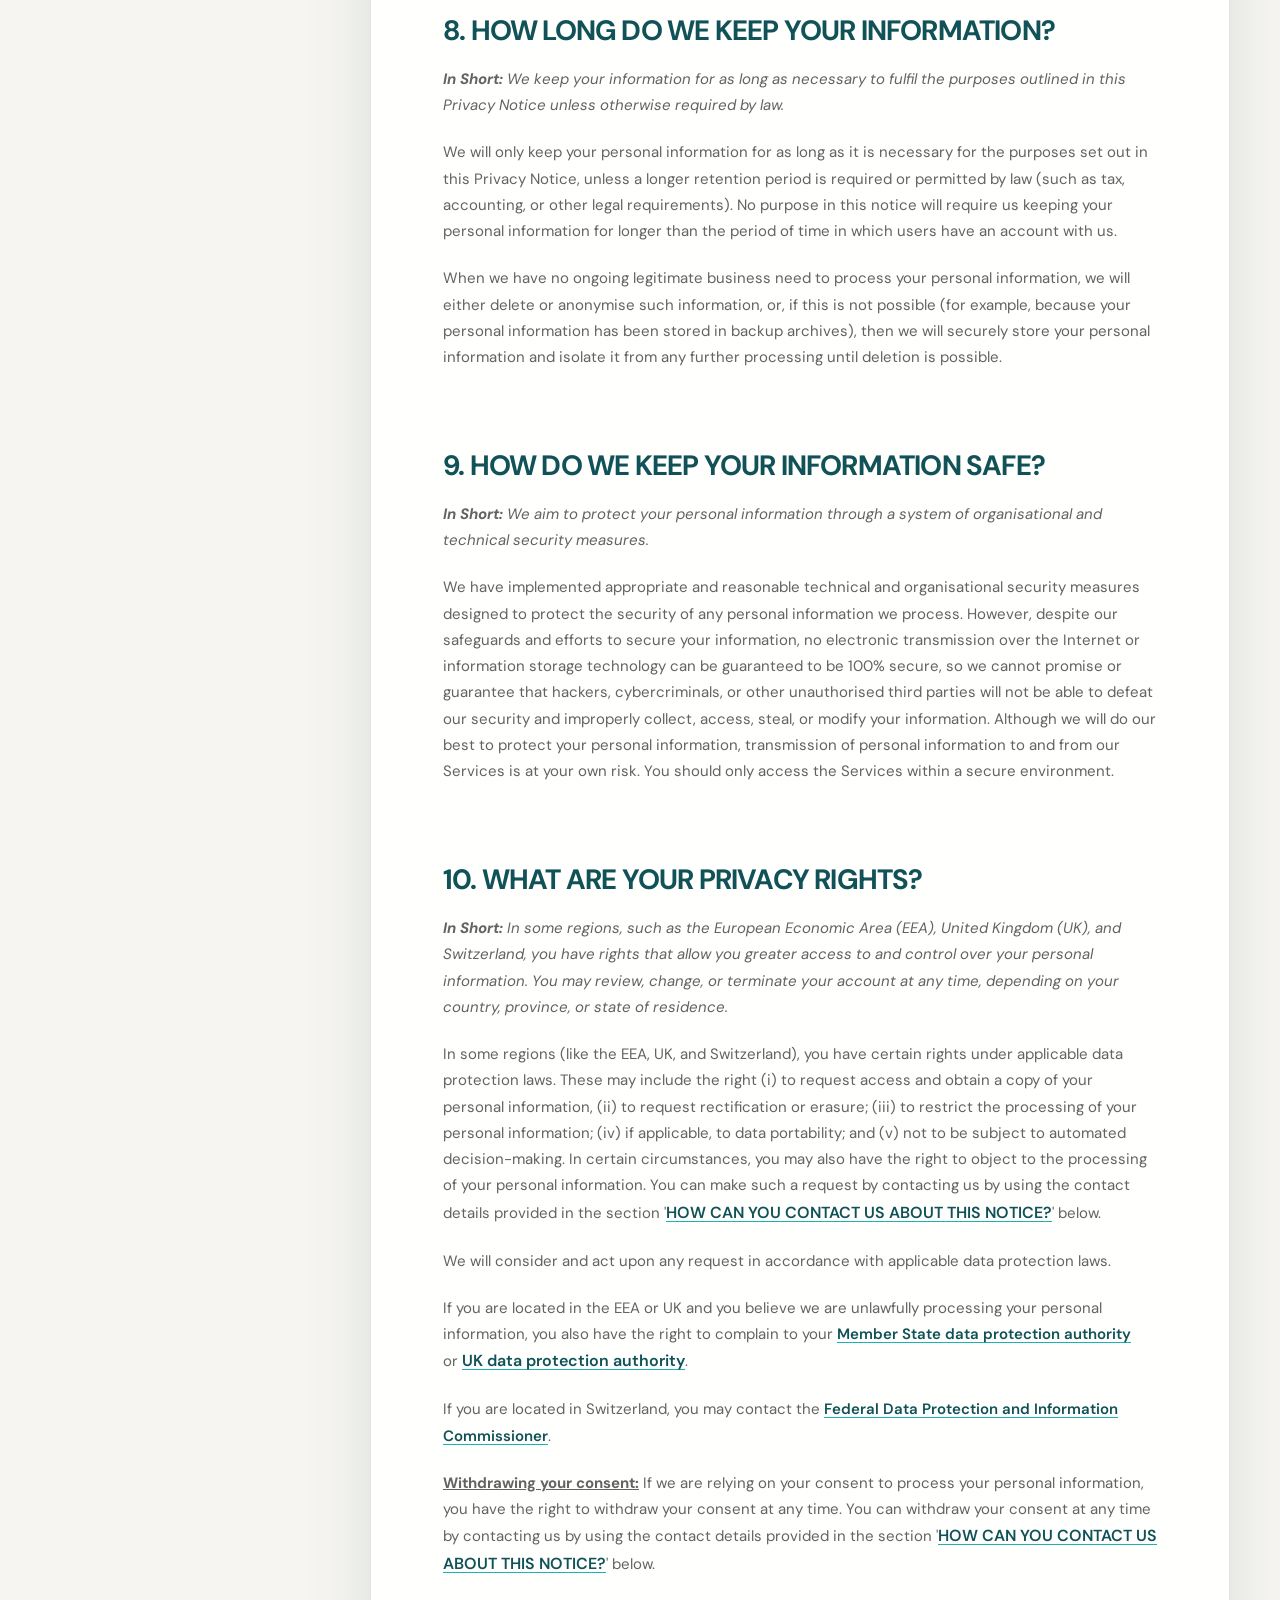
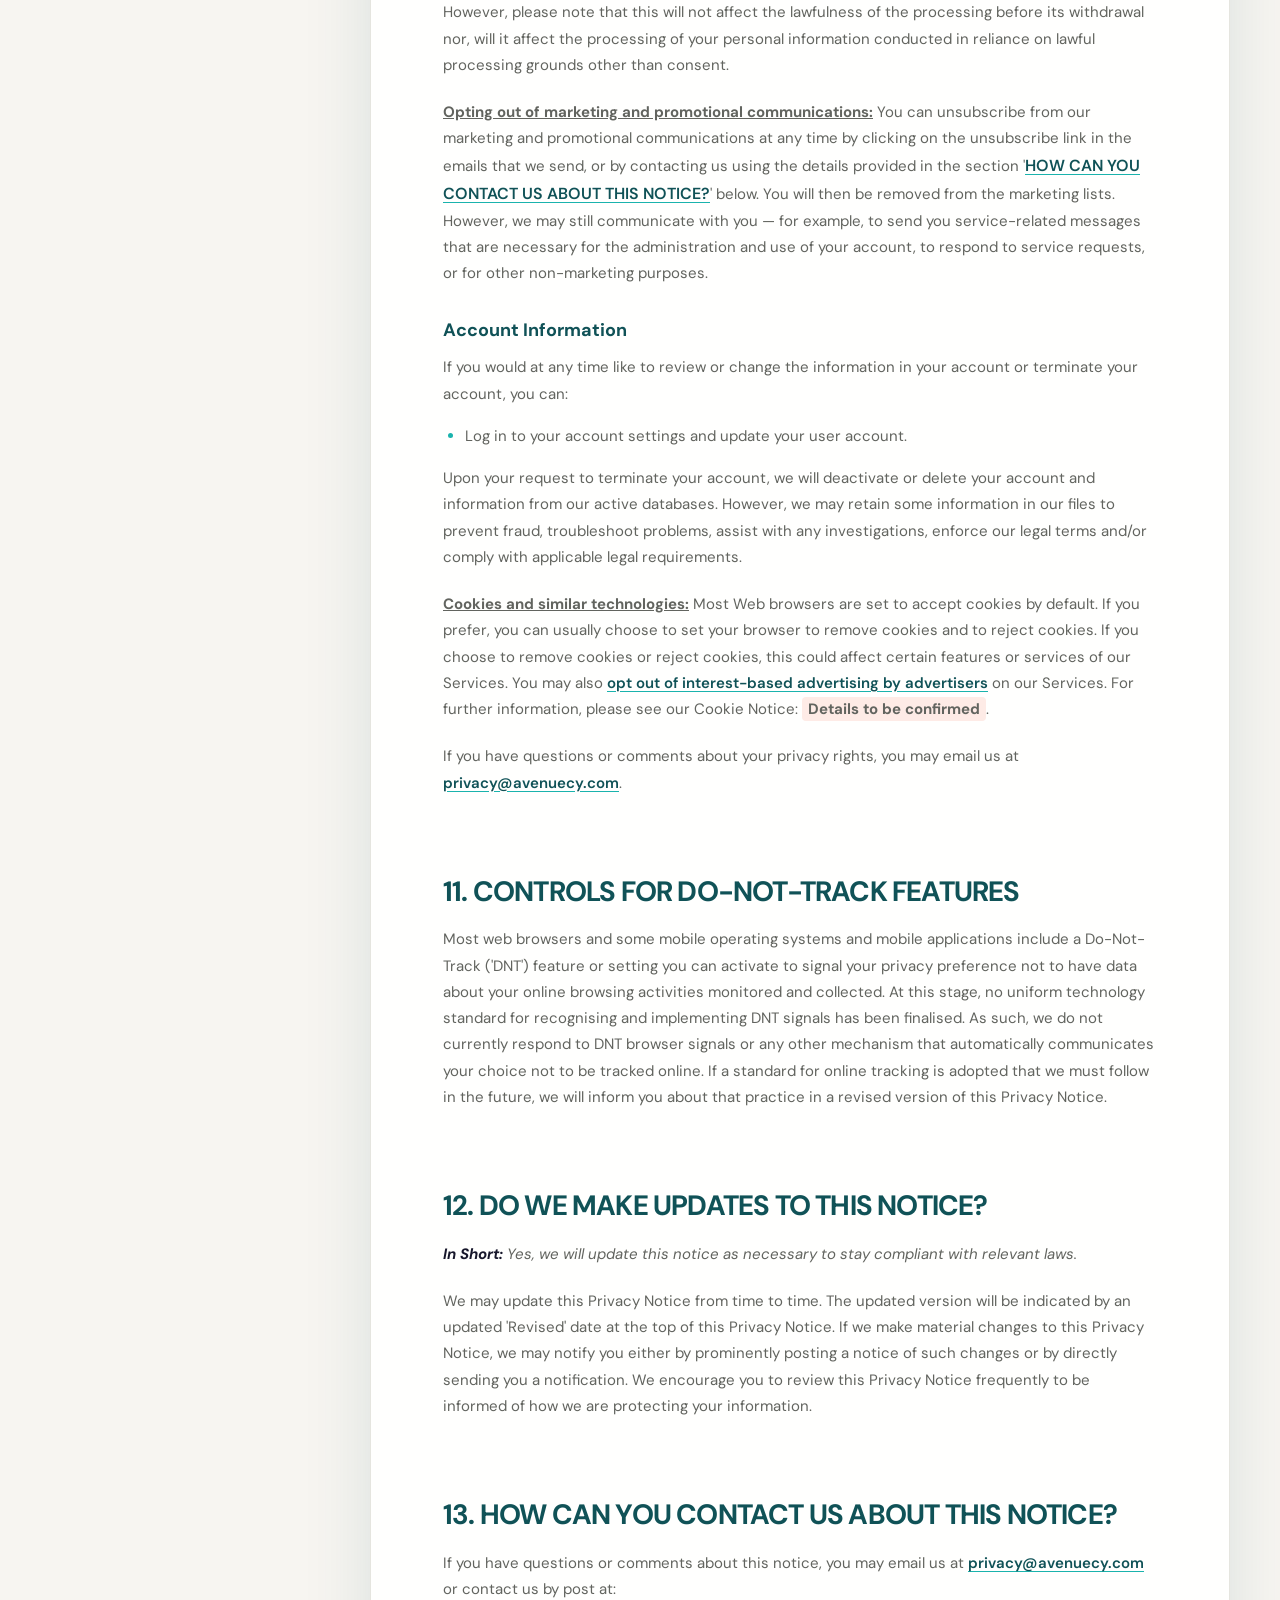
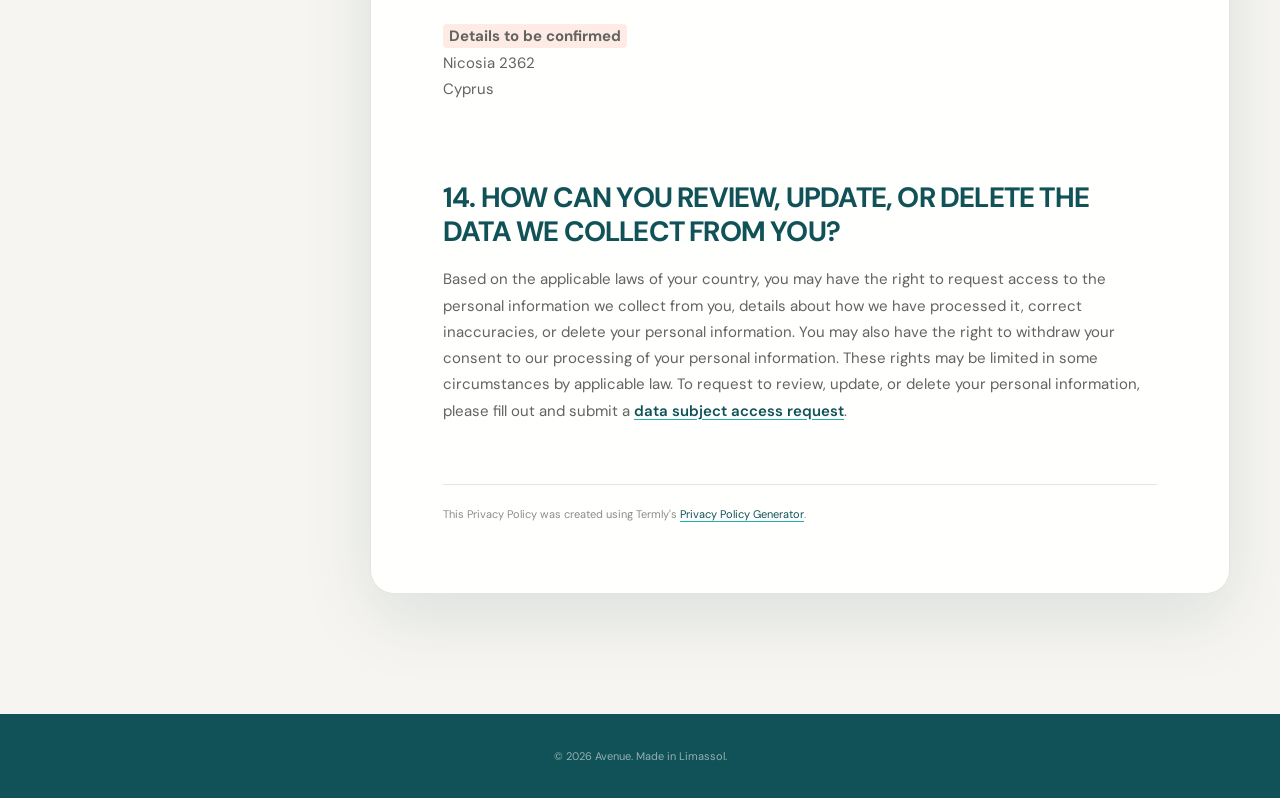
<file: privacy/index.html>
<!doctype html>
<html lang="en">
  <head>
    <meta charset="UTF-8">
    <meta name="viewport" content="width=device-width, initial-scale=1.0">
    <meta name="description" content="Learn how Avenue collects, uses, and protects your personal information.">
    <title>Privacy Policy — Avenue</title>
    <link rel="canonical" href="https://avenuecy.com/privacy">
    <link rel="icon" href="/assets/favicon-32.png" type="image/png">
    <link rel="apple-touch-icon" href="/assets/apple-touch-icon.png">
    <link rel="stylesheet" href="/styles.css">
  </head>
  <body id="top" class="legal-body privacy-page">
    <header class="site-header legal-header">
      <a class="brand" href="/home" aria-label="Avenue home"><img class="brand-mark" src="/assets/avenue-logo-transparent.png" alt="" aria-hidden="true"><span>avenue</span></a>
      <a class="back-link" href="/home"><span aria-hidden="true">←</span> Back to home</a>
    </header>

    <main class="privacy-shell">
      <aside class="privacy-nav" aria-label="Privacy policy sections">
        <p class="eyebrow">On this page</p>
        <nav>
          <a href="#infocollect"><span>01</span>Information we collect</a>
            <a href="#infouse"><span>02</span>How we use information</a>
            <a href="#legalbases"><span>03</span>Legal bases</a>
            <a href="#whoshare"><span>04</span>When we share information</a>
            <a href="#3pwebsites"><span>05</span>Third-party websites</a>
            <a href="#cookies"><span>06</span>Cookies and tracking</a>
            <a href="#sociallogins"><span>07</span>Social logins</a>
            <a href="#inforetain"><span>08</span>Data retention</a>
            <a href="#infosafe"><span>09</span>Information security</a>
            <a href="#privacyrights"><span>10</span>Your privacy rights</a>
            <a href="#DNT"><span>11</span>Do-not-track features</a>
            <a href="#policyupdates"><span>12</span>Policy updates</a>
            <a href="#contact"><span>13</span>Contact us</a>
            <a href="#request"><span>14</span>Review or delete data</a>
        </nav>
        <div class="privacy-help">
          <span>Privacy question?</span>
          <a href="mailto:privacy@avenuecy.com">privacy@avenuecy.com</a>
        </div>
      </aside>

      <article class="privacy-document legal-main">
        <div data-custom-class="body">
      <div><strong><span><span data-custom-class="title"><bdt class="block-component"></bdt><bdt class="question"><h1>PRIVACY POLICY</h1></bdt><bdt class="statement-end-if-in-editor"></bdt></span></span></strong></div><div><span><strong><span><span data-custom-class="subtitle">Last updated <bdt class="question">June 10, 2026</bdt></span></span></strong></span></div><div><br></div><div><br></div><div><br></div><div><span><span><span data-custom-class="body_text">This Privacy Notice for <bdt class="question noTranslate">Avenue</bdt><bdt class="block-component"></bdt></bdt> (<bdt class="block-component"></bdt>'<strong>we</strong>', '<strong>us</strong>', or '<strong>our</strong>'<bdt class="else-block"></bdt></span><span data-custom-class="body_text">), describes how and why we might access, collect, store, use, and/or share (<bdt class="block-component"></bdt>'<strong>process</strong>'<bdt class="else-block"></bdt>) your personal information when you use our services (<bdt class="block-component"></bdt>'<strong>Services</strong>'<bdt class="else-block"></bdt>), including when you:</span></span></span><span><span><span data-custom-class="body_text"><span><span data-custom-class="body_text"><bdt class="block-component"></bdt></span></span></span></span></span></div><ul><li data-custom-class="body_text"><span><span><span data-custom-class="body_text">Visit our website<bdt class="block-component"></bdt> at <span><bdt class="question noTranslate"><a target="_blank" data-custom-class="link" href="https://www.avenuecy.com">https://www.avenuecy.com</a></bdt></span><span><span><span data-custom-class="body_text"><span><span><bdt class="statement-end-if-in-editor"> or any website of ours that links to this Privacy Notice</bdt></span></span></span></span></span></span></span></span></li></ul><div><bdt class="block-component"><span><span><span><span data-custom-class="body_text"><span><span data-custom-class="body_text"><bdt class="block-component"></bdt></span></span></span></span></span></span></bdt></div><ul><li data-custom-class="body_text"><span><span><span data-custom-class="body_text">Download and use<bdt class="block-component"></bdt> our mobile application<bdt class="block-component"></bdt> (<bdt class="question noTranslate">Avenue)<span><span><span data-custom-class="body_text"><span><span><span data-custom-class="body_text"><span><span><bdt class="statement-end-if-in-editor">,</bdt></span></span></span></span></span></span></span></span></bdt></span><span data-custom-class="body_text"><span><span><span data-custom-class="body_text"><span><span><bdt class="statement-end-if-in-editor"><bdt class="block-component"> or any other application of ours that links to this Privacy Notice</bdt></bdt></span></span></span></span></span></span></span></span></li></ul><div><bdt class="block-component"><span></span></bdt></li></ul><div><span><span><span data-custom-class="body_text"><span><span data-custom-class="body_text"><bdt class="block-component"></bdt></span></span></span></span></span></div><ul><li data-custom-class="body_text"><span><span><span data-custom-class="body_text">Engage with us in other related ways, including any marketing or events<span><span><span data-custom-class="body_text"><span><span><bdt class="statement-end-if-in-editor"></bdt></span></span></span></span></span></span></span></span></li></ul><div><span><span><span data-custom-class="body_text"><strong>Questions or concerns? </strong>Reading this Privacy Notice will help you understand your privacy rights and choices. We are responsible for making decisions about how your personal information is processed. If you do not agree with our policies and practices, please do not use our Services.<bdt class="block-component"></bdt> If you still have any questions or concerns, please contact us at <bdt class="question noTranslate"><a target="_blank" data-custom-class="link" href="mailto:privacy@avenuecy.com">privacy@avenuecy.com</a></bdt>.</span></span></span></div><div><br></div><div><br></div><div><strong><span><span data-custom-class="heading_1"><h2>SUMMARY OF KEY POINTS</h2></span></span></strong></div><div><span><span data-custom-class="body_text"><strong><em>This summary provides key points from our Privacy Notice, but you can find out more details about any of these topics by clicking the link following each key point or by using our </em></strong></span></span><a data-custom-class="link" href="#toc"><span><span data-custom-class="body_text"><strong><em>table of contents</em></strong></span></span></a><span><span data-custom-class="body_text"><strong><em> below to find the section you are looking for.</em></strong></span></span></div><div><br></div><div><span><span data-custom-class="body_text"><strong>What personal information do we process?</strong> When you visit, use, or navigate our Services, we may process personal information depending on how you interact with us and the Services, the choices you make, and the products and features you use. Learn more about </span></span><a data-custom-class="link" href="#personalinfo"><span><span data-custom-class="body_text">personal information you disclose to us</span></span></a><span data-custom-class="body_text">.</span></div><div><br></div><div><span><span data-custom-class="body_text"><strong>Do we process any sensitive personal information? </strong>Some of the information may be considered <bdt class="block-component"></bdt>'special' or 'sensitive'<bdt class="else-block"></bdt> in certain jurisdictions, for example your racial or ethnic origins, sexual orientation, and religious beliefs. <bdt class="block-component"></bdt>We do not process sensitive personal information.<bdt class="else-block"></bdt></span></span></div><div><br></div><div><span><span data-custom-class="body_text"><strong>Do we collect any information from third parties?</strong> <bdt class="block-component"></bdt>We may collect information from public databases, marketing partners, social media platforms, and other outside sources. Learn more about </span></span><a data-custom-class="link" href="#othersources"><span><span data-custom-class="body_text">information collected from other sources</span></span></a><span data-custom-class="body_text">.</span><span><span data-custom-class="body_text"><bdt class="statement-end-if-in-editor"></bdt></span></span></div><div><br></div><div><span><span data-custom-class="body_text"><strong>How do we process your information?</strong> We process your information to provide, improve, and administer our Services, communicate with you, for security and fraud prevention, and to comply with law. We may also process your information for other purposes with your consent. We process your information only when we have a valid legal reason to do so. Learn more about </span></span><a data-custom-class="link" href="#infouse"><span><span data-custom-class="body_text">how we process your information</span></span></a><span data-custom-class="body_text">.</span></div><div><br></div><div><span><span data-custom-class="body_text"><strong>In what situations and with which <bdt class="block-component"></bdt>types of <bdt class="statement-end-if-in-editor"></bdt>parties do we share personal information?</strong> We may share information in specific situations and with specific <bdt class="block-component"></bdt>categories of <bdt class="statement-end-if-in-editor"></bdt>third parties. Learn more about </span></span><a data-custom-class="link" href="#whoshare"><span><span data-custom-class="body_text">when and with whom we share your personal information</span></span></a><span><span data-custom-class="body_text">.<bdt class="block-component"></bdt></span></span></div><div><br></div><div><span><span data-custom-class="body_text"><strong>How do we keep your information safe?</strong> We have adequate <bdt class="block-component"></bdt>organisational<bdt class="else-block"></bdt> and technical processes and procedures in place to protect your personal information. However, no electronic transmission over the internet or information storage technology can be guaranteed to be 100% secure, so we cannot promise or guarantee that hackers, cybercriminals, or other <bdt class="block-component"></bdt>unauthorised<bdt class="else-block"></bdt> third parties will not be able to defeat our security and improperly collect, access, steal, or modify your information. Learn more about </span></span><a data-custom-class="link" href="#infosafe"><span><span data-custom-class="body_text">how we keep your information safe</span></span></a><span data-custom-class="body_text">.</span><span><span data-custom-class="body_text"><bdt class="statement-end-if-in-editor"></bdt></span></span></div><div><br></div><div><span><span data-custom-class="body_text"><strong>What are your rights?</strong> Depending on where you are located geographically, the applicable privacy law may mean you have certain rights regarding your personal information. Learn more about </span></span><a data-custom-class="link" href="#privacyrights"><span><span data-custom-class="body_text">your privacy rights</span></span></a><span data-custom-class="body_text">.</span></div><div><br></div><div><span><span data-custom-class="body_text"><strong>How do you exercise your rights?</strong> The easiest way to exercise your rights is by <bdt class="block-component">submitting a </bdt></span></span><a data-custom-class="link" href="https://app.termly.io/dsar/262f8615-6452-4c50-9967-0f7fdf9ec68b" rel="noopener noreferrer" target="_blank"><span><span data-custom-class="body_text">data subject access request</span></span></a><span><span data-custom-class="body_text"><bdt class="block-component"></bdt>, or by contacting us. We will consider and act upon any request in accordance with applicable data protection laws.</span></span></div><div><br></div><div><span><span data-custom-class="body_text">Want to learn more about what we do with any information we collect? </span></span><a data-custom-class="link" href="#toc"><span><span data-custom-class="body_text">Review the Privacy Notice in full</span></span></a><span><span data-custom-class="body_text">.</span></span></div><div><br></div><div><br></div><div id="toc"><span><span><span><strong><span data-custom-class="heading_1"><h2>TABLE OF CONTENTS</h2></span></strong></span></span></span></div><div><span><a data-custom-class="link" href="#infocollect"><span>1. WHAT INFORMATION DO WE COLLECT?</span></a></span></div><div><span><a data-custom-class="link" href="#infouse"><span>2. HOW DO WE PROCESS YOUR INFORMATION?<bdt class="block-component"></bdt></span></a></span></div><div><span><a data-custom-class="link" href="#legalbases"><span>3. <span><span>WHAT LEGAL BASES DO WE RELY ON TO PROCESS YOUR PERSONAL INFORMATION?</span></span><bdt class="statement-end-if-in-editor"></bdt></span></a></span></div><div><span><span><a data-custom-class="link" href="#whoshare">4. WHEN AND WITH WHOM DO WE SHARE YOUR PERSONAL INFORMATION?</a></span><span data-custom-class="body_text"><bdt class="block-component"></bdt></span></span></div><div><span><a data-custom-class="link" href="#3pwebsites">5. WHAT IS OUR STANCE ON THIRD-PARTY WEBSITES?<bdt class="statement-end-if-in-editor"></bdt></a><span><span><span data-custom-class="body_text"><span><bdt class="block-component"></bdt></span></span></span></span></span></div><div><span><a data-custom-class="link" href="#cookies"><span>6. DO WE USE COOKIES AND OTHER TRACKING TECHNOLOGIES?</span></a><span><span><span data-custom-class="body_text"><span><bdt class="statement-end-if-in-editor"></bdt></span></span></span></span><bdt class="block-component"></bdt></span></div><div><span><span><span><span data-custom-class="body_text"><span><span><span><bdt class="block-component"></bdt></span></span></span></span></span></span></span></div><div><span><a data-custom-class="link" href="#sociallogins"><span><span><span>7. HOW DO WE HANDLE YOUR SOCIAL LOGINS?</span></span></span></a><span><span><span data-custom-class="body_text"><span><span><span><bdt class="statement-end-if-in-editor"></bdt></span></span> <bdt class="block-component"></bdt></span></span></span></span></span></div><div><span><a data-custom-class="link" href="#inforetain"><span>8. HOW LONG DO WE KEEP YOUR INFORMATION?</span></a><span><span><span data-custom-class="body_text"><span><span><bdt class="block-component"></bdt></span></span></span></span></span></span></div><div><span><a data-custom-class="link" href="#infosafe"><span>9. HOW DO WE KEEP YOUR INFORMATION SAFE?</span></a><span><span><span data-custom-class="body_text"><span><bdt class="statement-end-if-in-editor"></bdt><bdt class="block-component"></bdt></span></span></span></span></span></div><div><span><span><a data-custom-class="link" href="#privacyrights">10. WHAT ARE YOUR PRIVACY RIGHTS?</a></span></span></div><div><span><a data-custom-class="link" href="#DNT"><span>11. CONTROLS FOR DO-NOT-TRACK FEATURES<bdt class="block-component"></span><bdt class="block-component"><span><span data-custom-class="body_text"></span></bdt></span></div><div><bdt class="block-component"><span></bdt><bdt class="block-component"></bdt><bdt class="block-component"></bdt><bdt class="block-component"></bdt><bdt class="block-component"></bdt><bdt class="block-component"></bdt><bdt class="block-component"></bdt><bdt class="block-component"></bdt><bdt class="block-component"></bdt><bdt class="block-component"></span></bdt></div><div><span><a data-custom-class="link" href="#policyupdates"><span>12. DO WE MAKE UPDATES TO THIS NOTICE?</span></a></span></div><div><a data-custom-class="link" href="#contact"><span>13. HOW CAN YOU CONTACT US ABOUT THIS NOTICE?</span></a></div><div><a data-custom-class="link" href="#request"><span>14. HOW CAN YOU REVIEW, UPDATE, OR DELETE THE DATA WE COLLECT FROM YOU?</span></a></div><div><br></div><div><br></div><div id="infocollect"><span><span><span><span><span><strong><span data-custom-class="heading_1"><h2>1. WHAT INFORMATION DO WE COLLECT?</h2></span></strong></span></span></span></span></span><span data-custom-class="heading_2" id="personalinfo"><span><strong><h3>Personal information you disclose to us</h3></strong></span></span><span><span><span data-custom-class="body_text"><span><span><span data-custom-class="body_text"><strong><em>In Short:</em></strong></span></span></span></span><span data-custom-class="body_text"><span><span><span data-custom-class="body_text"><strong><em> </em></strong><em>We collect personal information that you provide to us.</em></span></span></span></span></span></span></div><div><br></div><div><span><span><span data-custom-class="body_text">We collect personal information that you voluntarily provide to us when you <span><bdt class="block-component"></bdt></span>register on the Services, </span><span><span data-custom-class="body_text"><span><bdt class="statement-end-if-in-editor"></bdt></span></span><span data-custom-class="body_text">express an interest in obtaining information about us or our products and Services, when you participate in activities on the Services, or otherwise when you contact us.</span></span></span></span></div><div><br></div><div><span><span><span data-custom-class="body_text"><span><bdt class="block-component"></bdt></span></span></span></span></div><div><span><span><span data-custom-class="body_text"><strong>Personal Information Provided by You.</strong> The personal information that we collect depends on the context of your interactions with us and the Services, the choices you make, and the products and features you use. The personal information we collect may include the following:<span><span data-custom-class="body_text"><bdt class="forloop-component"></bdt></span></span></span></span></span></div><ul><li data-custom-class="body_text"><span><span><span data-custom-class="body_text"><span><span data-custom-class="body_text"><bdt class="question">names</bdt></span></span></span></span></span></li></ul><div><span><span><span data-custom-class="body_text"><span><span data-custom-class="body_text"><bdt class="forloop-component"></bdt></span></span></span></span></span></div><ul><li data-custom-class="body_text"><span><span><span data-custom-class="body_text"><span><span data-custom-class="body_text"><bdt class="question">phone numbers</bdt></span></span></span></span></span></li></ul><div><span><span><span data-custom-class="body_text"><span><span data-custom-class="body_text"><bdt class="forloop-component"></bdt></span></span></span></span></span></div><ul><li data-custom-class="body_text"><span><span><span data-custom-class="body_text"><span><span data-custom-class="body_text"><bdt class="question">email addresses</bdt></span></span></span></span></span></li></ul><div><span><span><span data-custom-class="body_text"><span><span data-custom-class="body_text"><bdt class="forloop-component"></bdt></span></span></span></span></span></div><ul><li data-custom-class="body_text"><span><span><span data-custom-class="body_text"><span><span data-custom-class="body_text"><bdt class="question">usernames</bdt></span></span></span></span></span></li></ul><div><span><span><span data-custom-class="body_text"><span><span data-custom-class="body_text"><bdt class="forloop-component"></bdt></span></span></span></span></span></div><ul><li data-custom-class="body_text"><span><span><span data-custom-class="body_text"><span><span data-custom-class="body_text"><bdt class="question">passwords</bdt></span></span></span></span></span></li></ul><div><span><span><span data-custom-class="body_text"><span><span data-custom-class="body_text"><bdt class="forloop-component"></bdt></span></span></span></span></span></div><ul><li data-custom-class="body_text"><span><span><span data-custom-class="body_text"><span><span data-custom-class="body_text"><bdt class="question">contact or authentication data</bdt></span></span></span></span></span></li></ul><div><span><span><span data-custom-class="body_text"><span><span data-custom-class="body_text"><bdt class="forloop-component"></bdt></span></span></span></span></span></div><ul><li data-custom-class="body_text"><span><span><span data-custom-class="body_text"><span><span data-custom-class="body_text"><bdt class="question">debit/credit card numbers</bdt></span></span></span></span></span></li></ul><div><span><span><span data-custom-class="body_text"><span><span data-custom-class="body_text"><bdt class="forloop-component"></bdt></span></span></span></span></span></div><ul><li data-custom-class="body_text"><span><span><span data-custom-class="body_text"><span><span data-custom-class="body_text"><bdt class="question">date of birth</bdt></span></span></span></span></span></li></ul><div><span><span><span data-custom-class="body_text"><span><span data-custom-class="body_text"><bdt class="forloop-component"></bdt></span><span data-custom-class="body_text"><bdt class="statement-end-if-in-editor"></bdt></span></span></span></span></span></div><div id="sensitiveinfo"><span><span data-custom-class="body_text"><strong>Sensitive Information.</strong> <bdt class="block-component"></bdt>We do not process sensitive information.</span></span></div><div><br></div><div><span><span data-custom-class="body_text"><bdt class="else-block"></bdt></span></span><span><span><span data-custom-class="body_text"><span><span data-custom-class="body_text"><bdt class="block-component"></bdt></span></span></span></span></span></div><div><span><span><span data-custom-class="body_text"><strong>Payment Data.</strong> We may collect data necessary to process your payment if you choose to make purchases, such as your payment instrument number, and the security code associated with your payment instrument. All payment data is handled and stored by<bdt class="forloop-component"></bdt><span><span><span data-custom-class="body_text"><span><span data-custom-class="body_text"><bdt class="block-component"></bdt></span></span></span></span></span> <bdt class="question noTranslate">Stripe</bdt><span><span><span data-custom-class="body_text"><span><span><span data-custom-class="body_text"><span><span data-custom-class="body_text"><bdt class="block-component"></bdt></span></span></span><span data-custom-class="body_text"><span><span><span data-custom-class="body_text"><span><span><span data-custom-class="body_text"><span><span><span data-custom-class="body_text"><bdt class="forloop-component"></bdt></span></span></span></span></span></span></span></span></span></span></span></span>. You may find their privacy notice link(s) here:<span><span><span data-custom-class="body_text"><bdt class="forloop-component"></bdt><span><span><span data-custom-class="body_text"><span><span data-custom-class="body_text"><bdt class="block-component"></bdt></span></span></span></span></span></span></span></span> <span><bdt class="question noTranslate"><a target="_blank" data-custom-class="link" href="https://stripe.com/en-cy/privacy">https://stripe.com/en-cy/privacy</a></bdt></span><span><span><span data-custom-class="body_text"><span><span><span data-custom-class="body_text"><span><span><span data-custom-class="body_text"><span><span data-custom-class="body_text"><bdt class="block-component"></bdt></span></span></span></span></span></span></span></span><bdt class="forloop-component"></bdt><span><span data-custom-class="body_text">.<bdt class="block-component"></bdt></span></span></span></span></span></div><div><br></div><div><span><span><span data-custom-class="body_text"><span><span data-custom-class="body_text"><bdt class="statement-end-if-in-editor"><bdt class="block-component"></bdt></bdt></span></span></span></span></span></div><div><span><span><span data-custom-class="body_text"><strong>Social Media Login Data. </strong>We may provide you with the option to register with us using your existing social media account details, like your Facebook, X, or other social media account. If you choose to register in this way, we will collect certain profile information about you from the social media provider, as described in the section called <bdt class="block-component"></bdt>'<bdt class="else-block"></bdt><span><span data-custom-class="body_text"><span><span><a data-custom-class="link" href="#sociallogins">HOW DO WE HANDLE YOUR SOCIAL LOGINS?</a></span></span></span></span><bdt class="block-component"></bdt>'<bdt class="else-block"></bdt> below.</span></span></span></div><div><br></div><div><span><span><span data-custom-class="body_text"><span><bdt class="statement-end-if-in-editor"><bdt class="statement-end-if-in-editor"></bdt></bdt></span></span></span></span><bdt class="block-component"><bdt class="block-component"></bdt></bdt></div><div><span data-custom-class="body_text"><span><strong>Application Data.</strong> If you use our application(s), we also may collect the following information if you choose to provide us with access or permission:<bdt class="block-component"></bdt></span></span></div><ul><li data-custom-class="body_text"><span data-custom-class="body_text"><span><em>Geolocation Information.</em> We may request access or permission to track location-based information from your mobile device, either continuously or while you are using our mobile application(s), to provide certain location-based services. If you wish to change our access or permissions, you may do so in your device's settings.<bdt class="statement-end-if-in-editor"></bdt></span></span></li></ul><div><bdt class="block-component"><span><span data-custom-class="body_text"></bdt></span></span></li></ul><div><bdt class="block-component"><span><span data-custom-class="body_text"></span></span></bdt></div><ul><li data-custom-class="body_text"><span><span data-custom-class="body_text"><em>Mobile Device Data.</em> We automatically collect device information (such as your mobile device ID, model, and manufacturer), operating system, version information and system configuration information, device and application identification numbers, browser type and version, hardware model Internet service provider and/or mobile carrier, and Internet Protocol (IP) address (or proxy server). If you are using our application(s), we may also collect information about the phone network associated with your mobile device, your mobile device’s operating system or platform, the type of mobile device you use, your mobile device’s unique device ID, and information about the features of our application(s) you accessed.<bdt class="statement-end-if-in-editor"></bdt></span></span></li></ul><div><bdt class="block-component"><span><span data-custom-class="body_text"></span></span></bdt></div><ul><li data-custom-class="body_text"><span><span data-custom-class="body_text"><em>Push Notifications.</em> We may request to send you push notifications regarding your account or certain features of the application(s). If you wish to opt out from receiving these types of communications, you may turn them off in your device's settings.<bdt class="statement-end-if-in-editor"></bdt></span></span></li></ul><div><span><span data-custom-class="body_text">This information is primarily needed to maintain the security and operation of our application(s), for troubleshooting, and for our internal analytics and reporting purposes.</span></span></div><div><br></div><div><bdt class="statement-end-if-in-editor"><span><span data-custom-class="body_text"></span></span></bdt></div><div><span><span><span data-custom-class="body_text">All personal information that you provide to us must be true, complete, and accurate, and you must notify us of any changes to such personal information.</span></span></span></div><div><span><span><span data-custom-class="body_text"><bdt class="block-component"></bdt></span></span></span><span data-custom-class="heading_2"><span><strong><h3>Information automatically collected</h3></strong></span></span><span><span><span data-custom-class="body_text"><span><span><span data-custom-class="body_text"><strong><em>In Short:</em></strong></span></span></span></span><span data-custom-class="body_text"><span><span><span data-custom-class="body_text"><strong><em> </em></strong><em>Some information — such as your Internet Protocol (IP) address and/or browser and device characteristics — is collected automatically when you visit our Services.</em></span></span></span></span></span></span></div><div><br></div><div><span><span><span data-custom-class="body_text">We automatically collect certain information when you visit, use, or navigate the Services. This information does not reveal your specific identity (like your name or contact information) but may include device and usage information, such as your IP address, browser and device characteristics, operating system, language preferences, referring URLs, device name, country, location, information about how and when you use our Services, and other technical information. This information is primarily needed to maintain the security and operation of our Services, and for our internal analytics and reporting purposes.</span></span></span></div><div><br></div><div><span><span><span data-custom-class="body_text"><bdt class="block-component"></bdt></span></span></span></div><div><span><span><span data-custom-class="body_text">Like many businesses, we also collect information through cookies and similar technologies. <bdt class="block-component"></bdt>You can find out more about this in our Cookie Notice: <bdt class="statement-end-if-in-editor"></bdt><bdt class="block-component"></bdt><span><bdt class="question noTranslate"><span class="policy-placeholder">Details to be confirmed</span></bdt></span>.<bdt class="block-component"></bdt></span></span></span></div><div><br></div><div><span><span><span data-custom-class="body_text"><bdt class="statement-end-if-in-editor"><span data-custom-class="body_text"></span></bdt></span><span data-custom-class="body_text"><bdt class="block-component"></bdt></span></span></span></div><div><span><span><span data-custom-class="body_text">The information we collect includes:<bdt class="block-component"></bdt></span></span></span></div><ul><li data-custom-class="body_text"><span><span><span data-custom-class="body_text"><em>Log and Usage Data.</em> Log and usage data is service-related, diagnostic, usage, and performance information our servers automatically collect when you access or use our Services and which we record in log files. Depending on how you interact with us, this log data may include your IP address, device information, browser type, and settings and information about your activity in the Services<span> </span>(such as the date/time stamps associated with your usage, pages and files viewed, searches, and other actions you take such as which features you use), device event information (such as system activity, error reports (sometimes called <bdt class="block-component"></bdt>'crash dumps'<bdt class="else-block"></bdt>), and hardware settings).<span><span><span data-custom-class="body_text"><span><span><bdt class="statement-end-if-in-editor"></bdt></span></span></span></span></span></span></span></span></li></ul><div><bdt class="block-component"><span><span data-custom-class="body_text"></span></span></bdt></div><ul><li data-custom-class="body_text"><span><span><span data-custom-class="body_text"><em>Device Data.</em> We collect device data such as information about your computer, phone, tablet, or other device you use to access the Services. Depending on the device used, this device data may include information such as your IP address (or proxy server), device and application identification numbers, location, browser type, hardware model, Internet service provider and/or mobile carrier, operating system, and system configuration information.<span><span><span data-custom-class="body_text"><span><span><bdt class="statement-end-if-in-editor"></bdt></span></span></span></span></span></span></span></span></li></ul><div><bdt class="block-component"><span><span data-custom-class="body_text"></span></span></bdt></div><ul><li data-custom-class="body_text"><span><span><span data-custom-class="body_text"><em>Location Data.</em> We collect location data such as information about your device's location, which can be either precise or imprecise. How much information we collect depends on the type and settings of the device you use to access the Services. For example, we may use GPS and other technologies to collect geolocation data that tells us your current location (based on your IP address). You can opt out of allowing us to collect this information either by refusing access to the information or by disabling your Location setting on your device. However, if you choose to opt out, you may not be able to use certain aspects of the Services.<span><span><span data-custom-class="body_text"><span><span><bdt class="statement-end-if-in-editor"></bdt></span></span></span></span></span></span></span></span></li></ul><div><bdt class="block-component"><span></bdt></bdt><bdt class="statement-end-if-in-editor"></bdt></bdt></span></span></span><bdt class="block-component"><span></span></bdt></div><div><span><strong><span data-custom-class="heading_2"><h3>Google API</h3></span></strong><span data-custom-class="body_text">Our use of information received from Google APIs will adhere to </span></span><a data-custom-class="link" href="https://developers.google.com/terms/api-services-user-data-policy" rel="noopener noreferrer" target="_blank"><span><span data-custom-class="body_text">Google API Services User Data Policy</span></span></a><span><span data-custom-class="body_text">, including the </span></span><a data-custom-class="link" href="https://developers.google.com/terms/api-services-user-data-policy#limited-use" rel="noopener noreferrer" target="_blank"><span><span data-custom-class="body_text">Limited Use requirements</span></span></a><span><span data-custom-class="body_text">.</span> <br></span></div><div><span><br></span></div><div><bdt class="statement-end-if-in-editor"><span></span></bdt><span><span><span data-custom-class="body_text"><span><span data-custom-class="body_text"><span><span data-custom-class="body_text"><bdt class="statement-end-if-in-editor"><bdt class="block-component"></bdt></bdt></span></span></span></span></span></span></span><span data-custom-class="heading_2" id="othersources"><span><strong><h3>Information collected from other sources</h3></strong></span></span><span><span><span data-custom-class="body_text"><span><span><span data-custom-class="body_text"><strong><em>In Short: </em></strong><em>We may collect limited data from public databases, marketing partners, <span><span><em><span data-custom-class="body_text"><bdt class="block-component"></bdt>social media platforms, <bdt class="statement-end-if-in-editor"></bdt></span></em></span></span>and other outside sources.</em></span></span></span></span></span></span></div><div><br></div><div><span><span><span data-custom-class="body_text">In order to enhance our ability to provide relevant marketing, offers, and services to you and update our records, we may obtain information about you from other sources, such as public databases, joint marketing partners, affiliate programs, data providers,<span><span><span data-custom-class="body_text"><bdt class="block-component"></bdt> social media platforms,<bdt class="statement-end-if-in-editor"></bdt></span></span> </span>and from other third parties. This information includes mailing addresses, job titles, email addresses, phone numbers, intent data (or user <bdt class="block-component"></bdt>behaviour<bdt class="else-block"></bdt> data), Internet Protocol (IP) addresses, social media profiles, social media URLs, and custom profiles, for purposes of targeted advertising and event promotion.<span><span><span data-custom-class="body_text"><span><span><span data-custom-class="body_text"><bdt class="block-component"></bdt></span></span></span></span></span></span></span></span></span></div><div><br></div><div><span><span><span data-custom-class="body_text"><span><span><span data-custom-class="body_text">If you interact with us on a social media platform using your social media account (e.g.<bdt class="block-component"></bdt> Facebook or X), we receive personal information about you from such platforms such as your name, email address, and gender. You may have the right to withdraw your consent to processing your personal information. Learn more about </span></span></span></span></span></span><a data-custom-class="link" href="#withdrawconsent"><span><span><span data-custom-class="body_text"><span><span><span data-custom-class="body_text">withdrawing your consent</span></span></span></span></span></span></a><span><span><span data-custom-class="body_text"><span><span><span data-custom-class="body_text">. Any personal information that we collect from your social media account depends on your social media account's privacy settings. Please note that their own use of your information is not governed by this Privacy Notice.</span></span></span></span><span data-custom-class="body_text"><span><span><span data-custom-class="body_text"><span><span><span data-custom-class="body_text"><span><span><span data-custom-class="body_text"><bdt class="statement-end-if-in-editor"></bdt></span></span></span></span></span></span></span></span></span></span><span data-custom-class="body_text"><span><span><span data-custom-class="body_text"><span><span><bdt class="block-component"><span><span data-custom-class="body_text"><span><span data-custom-class="body_text"><bdt class="statement-end-if-in-editor"><bdt class="statement-end-if-in-editor"></bdt></bdt></span></span></span></span></bdt></span></span></span></span></span></span></span></span><span><span data-custom-class="body_text"><bdt class="block-component"></bdt></span></span></div><div><br></div><div id="infouse"><span><span><span><span><span><strong><span data-custom-class="heading_1"><h2>2. HOW DO WE PROCESS YOUR INFORMATION?</h2></span></strong></span></span></span><span data-custom-class="body_text"><span><span><span data-custom-class="body_text"><strong><em>In Short: </em></strong><em>We process your information to provide, improve, and administer our Services, communicate with you, for security and fraud prevention, and to comply with law.<bdt class="block-component"></bdt> We may also process your information for other purposes <bdt class="block-component"></bdt>with your<bdt class="statement-end-if-in-editor"></bdt> consent.</em></span></span></span></span></span></span></div><div><br></div><div><span><span><span data-custom-class="body_text"><strong>We process your personal information for a variety of reasons, depending on how you interact with our Services, including:</strong><bdt class="block-component"></bdt></span></span></span></div><ul><li data-custom-class="body_text"><span><span><span data-custom-class="body_text"><strong>To facilitate account creation and authentication and otherwise manage user accounts. </strong>We may process your information so you can create and log in to your account, as well as keep your account in working order.<span><span><span data-custom-class="body_text"><span><span><span data-custom-class="body_text"><span><span><span data-custom-class="body_text"><bdt class="statement-end-if-in-editor"></bdt></span></span></span></span></span></span></span></span></span></span></span></span></li></ul><div><span><span><span data-custom-class="body_text"><bdt class="block-component"></bdt></span></span></span></span></span></span></span></span></span></span></span></span></span></span></span></li></ul><div><span><span><span data-custom-class="body_text"><bdt class="block-component"></bdt></span></span></span></div><ul><li data-custom-class="body_text"><span><span><span data-custom-class="body_text"><strong>To deliver and facilitate delivery of services to the user. </strong>We may process your information to provide you with the requested service.<span><span><span data-custom-class="body_text"><span><span><span data-custom-class="body_text"><span><span><span data-custom-class="body_text"><span><span><span data-custom-class="body_text"><span><span><span data-custom-class="body_text"><span><span><span data-custom-class="body_text"><bdt class="statement-end-if-in-editor"></bdt></span></span></span></span></span></span></span></span></span></span></span></span></span></span></span></span></span></span></span></span></span></li></ul><div><span><span><span data-custom-class="body_text"><bdt class="block-component"></bdt></span></span></span></span></span></span></span></span></span></span></span></span></li></ul><div><span><span><span data-custom-class="body_text"><bdt class="block-component"></bdt></span></span></span></li></ul><div><bdt class="block-component"><span></bdt></span></span></span></span></span></span></li></ul><div><bdt class="block-component"><span></bdt></span></span></span></span></span></span></span></span></span></li></ul><div><bdt class="block-component"><span></bdt></span></span></span></span></span></span></span></span></span></span></span></span></li></ul><div><bdt class="block-component"><span><span data-custom-class="body_text"></span></span></bdt></div><ul><li data-custom-class="body_text"><span data-custom-class="body_text"><span><strong>To <bdt class="block-component"></bdt>fulfil<bdt class="else-block"></bdt> and manage your orders.</strong> We may process your information to <bdt class="block-component"></bdt>fulfil<bdt class="else-block"></bdt> and manage your orders, payments, returns, and exchanges made through the Services.</span></span><bdt class="statement-end-if-in-editor"><span><span data-custom-class="body_text"></span></span></bdt></li></ul><p><bdt class="block-component"><span></bdt></span></span></span></span></span></span></span></span></span></span></span></li></ul><p><bdt class="block-component"><span></bdt></span></span></span></span></span></span></span></span></span></span></span></li></ul><p><bdt class="block-component"></bdt></span></span></span></span></span></span></span></span></span></span></span></li></ul><p><bdt class="block-component"></bdt></p><ul><li data-custom-class="body_text"><span><span><span><span data-custom-class="body_text"><strong>To request feedback. </strong>We may process your information when necessary to request feedback and to contact you about your use of our Services.<span><span><span data-custom-class="body_text"><span><span data-custom-class="body_text"><span><span data-custom-class="body_text"><bdt class="statement-end-if-in-editor"></bdt></span></span></span></span></span></span></span></span></span></span></span></li></ul><div><bdt class="block-component"><span><span data-custom-class="body_text"></span></bdt></span></li></ul><div><bdt class="block-component"><span></span></bdt></div><ul><li data-custom-class="body_text"><span><span><span data-custom-class="body_text"><strong>To send you marketing and promotional communications. </strong>We may process the personal information you send to us for our marketing purposes, if this is in accordance with your marketing preferences. You can opt out of our marketing emails at any time. For more information, see <bdt class="block-component"></bdt>'<bdt class="else-block"></bdt></span></span></span><a data-custom-class="link" href="#privacyrights"><span><span><span data-custom-class="body_text">WHAT ARE YOUR PRIVACY RIGHTS?</span></span></span></a><span><span><span data-custom-class="body_text"><bdt class="block-component"></bdt>'<bdt class="else-block"></bdt> below.</span><span data-custom-class="body_text"><bdt class="statement-end-if-in-editor"></bdt></span></span></span></li></ul><div><bdt class="block-component"><span></bdt></span></span></span></li></ul><div><span><bdt class="block-component"><span data-custom-class="body_text"></span></bdt></span></div><ul><li data-custom-class="body_text"><span><span data-custom-class="body_text"><strong>To deliver targeted advertising to you.</strong> We may process your information to develop and display <bdt class="block-component"></bdt>personalised<bdt class="else-block"></bdt> content and advertising tailored to your interests, location, and more.<bdt class="block-component"></bdt> For more information see our Cookie Notice: <bdt class="block-component"></bdt><span><bdt class="question noTranslate"><span class="policy-placeholder">Details to be confirmed</span></bdt></span><bdt class="block-component"></bdt>.<bdt class="statement-end-if-in-editor"></bdt></span></span></li></ul><div><bdt class="block-component"><span><span data-custom-class="body_text"></bdt></span></span></li></ul><div><bdt class="block-component"><span><span data-custom-class="body_text"></span></span></bdt></li></ul><div><bdt class="block-component"><span><span data-custom-class="body_text"></span></span></bdt></div><ul><li data-custom-class="body_text"><span data-custom-class="body_text"><span><strong>To protect our Services.</strong> We may process your information as part of our efforts to keep our Services safe and secure, including fraud monitoring and prevention.</span></span><bdt class="statement-end-if-in-editor"><span><span data-custom-class="body_text"></span></span></bdt></li></ul><div><bdt class="block-component"><span><span data-custom-class="body_text"></span></span></bdt></li></ul><div><bdt class="block-component"><span><span data-custom-class="body_text"></span></span></bdt></li></ul><div><bdt class="block-component"><span><span data-custom-class="body_text"></span></span></bdt></li></ul><div><bdt class="block-component"><span><span data-custom-class="body_text"></span></span></bdt></div><ul><li data-custom-class="body_text"><span data-custom-class="body_text"><span><strong>To identify usage trends.</strong> We may process information about how you use our Services to better understand how they are being used so we can improve them.</span></span><bdt class="statement-end-if-in-editor"><span><span data-custom-class="body_text"></span></span></bdt></li></ul><div><bdt class="block-component"><span><span data-custom-class="body_text"></bdt></span></span></li></ul><div><bdt class="block-component"><span><span data-custom-class="body_text"></span></span></bdt></div><ul><li data-custom-class="body_text"><span><span data-custom-class="body_text"><strong>To determine the effectiveness of our marketing and promotional campaigns.</strong> We may process your information to better understand how to provide marketing and promotional campaigns that are most relevant to you.<bdt class="statement-end-if-in-editor"></bdt></span></span></li></ul><div><bdt class="block-component"><span><span data-custom-class="body_text"></bdt></span></span></li></ul><div><bdt class="block-component"><span><span data-custom-class="body_text"></span></span></bdt></div><ul><li data-custom-class="body_text"><span data-custom-class="body_text"><span><strong>To save or protect an individual's vital interest.</strong> We may process your information when necessary to save or protect an individual’s vital interest, such as to prevent harm.</span></span><bdt class="statement-end-if-in-editor"><span><span data-custom-class="body_text"></span></span></bdt></li></ul><div><bdt class="block-component"><span><span data-custom-class="body_text"></span></span></bdt><bdt class="block-component"><span><span data-custom-class="body_text"></bdt></span></span><bdt class="block-component"><span><span data-custom-class="body_text"></span></span></bdt><bdt class="block-component"><span><span data-custom-class="body_text"></span></span></bdt></div><div><br></div><div id="legalbases"><strong><span><span data-custom-class="heading_1"><h2>3. WHAT LEGAL BASES DO WE RELY ON TO PROCESS YOUR INFORMATION?</h2></span></span></strong><em><span><span data-custom-class="body_text"><strong>In Short: </strong>We only process your personal information when we believe it is necessary and we have a valid legal reason (i.e.<bdt class="block-component"></bdt> legal basis) to do so under applicable law, like with your consent, to comply with laws, to provide you with services to enter into or <bdt class="block-component"></bdt>fulfil<bdt class="else-block"></bdt> our contractual obligations, to protect your rights, or to <bdt class="block-component"></bdt>fulfil<bdt class="else-block"></bdt> our legitimate business interests.</span></span></em></div><div><span><span data-custom-class="body_text"><bdt class="block-component"></bdt></span><span data-custom-class="body_text"><bdt class="block-component"></bdt></span></span></div><div><span><span data-custom-class="body_text">The General Data Protection Regulation (GDPR) and UK GDPR require us to explain the valid legal bases we rely on in order to process your personal information. As such, we may rely on the following legal bases to process your personal information:</span></span></div><ul><li data-custom-class="body_text"><span><span data-custom-class="body_text"><strong>Consent. </strong>We may process your information if you have given us permission (i.e.<bdt class="block-component"></bdt> consent) to use your personal information for a specific purpose. You can withdraw your consent at any time. Learn more about </span></span><a data-custom-class="link" href="#withdrawconsent"><span><span data-custom-class="body_text">withdrawing your consent</span></span></a><span data-custom-class="body_text">.</span></li></ul><div><bdt class="block-component"><span><span data-custom-class="body_text"></span></span></bdt></div><ul><li data-custom-class="body_text"><span data-custom-class="body_text"><span><strong>Performance of a Contract.</strong> We may process your personal information when we believe it is necessary to <bdt class="block-component"></bdt>fulfil<bdt class="else-block"></bdt> our contractual obligations to you, including providing our Services or at your request prior to entering into a contract with you.</span></span><bdt class="statement-end-if-in-editor"><span><span data-custom-class="body_text"></span></span></bdt></li></ul><div><bdt class="block-component"><span><span data-custom-class="body_text"></span></span></bdt></div><ul><li data-custom-class="body_text"><span data-custom-class="body_text"><span><strong>Legitimate Interests.</strong> We may process your information when we believe it is reasonably necessary to achieve our legitimate business interests and those interests do not outweigh your interests and fundamental rights and freedoms. For example, we may process your personal information for some of the purposes described in order to:</span></span></li></ul><div><span data-custom-class="body_text"><span><bdt class="block-component"></bdt></span></span></div><ul><li data-custom-class="body_text"><span data-custom-class="body_text"><span>Send users information about special offers and discounts on our products and services<bdt class="statement-end-if-in-editor"></bdt></span></span></li></ul><div><span data-custom-class="body_text"><span><bdt class="block-component"></bdt></span></span></div><ul><li data-custom-class="body_text"><span data-custom-class="body_text"><span>Develop and display <bdt class="block-component"></bdt>personalised<bdt class="else-block"></bdt> and relevant advertising content for our users<bdt class="statement-end-if-in-editor"></bdt></span></span></li></ul><div><span data-custom-class="body_text"><span><bdt class="block-component"></bdt></span></span></div><ul><li data-custom-class="body_text"><span data-custom-class="body_text"><span><bdt class="block-component"></bdt>Analyse<bdt class="else-block"></bdt> how our Services are used so we can improve them to engage and retain users<bdt class="statement-end-if-in-editor"></bdt></span></span></li></ul><div><span data-custom-class="body_text"><span><bdt class="block-component"></bdt></span></span></div><ul><li data-custom-class="body_text"><span data-custom-class="body_text"><span>Support our marketing activities<bdt class="statement-end-if-in-editor"></bdt></span></span></li></ul><div><span data-custom-class="body_text"><span><bdt class="block-component"></bdt></span></span></div><ul><li data-custom-class="body_text"><span data-custom-class="body_text"><span>Diagnose problems and/or prevent fraudulent activities<bdt class="statement-end-if-in-editor"></bdt></span></span></li></ul><div><span data-custom-class="body_text"><span><bdt class="block-component"></bdt></span></span></div><ul><li data-custom-class="body_text"><span data-custom-class="body_text"><span>Understand how our users use our products and services so we can improve user experience<bdt class="statement-end-if-in-editor"></bdt></span></span></li></ul><div><span data-custom-class="body_text"><span><bdt class="block-component"></bdt></span></span><bdt class="statement-end-if-in-editor"><span><span data-custom-class="body_text"></span></span></bdt><bdt class="block-component"><span><span data-custom-class="body_text"></span></span></bdt></div><ul><li data-custom-class="body_text"><span data-custom-class="body_text"><span><strong>Legal Obligations.</strong> We may process your information where we believe it is necessary for compliance with our legal obligations, such as to cooperate with a law enforcement body or regulatory agency, exercise or defend our legal rights, or disclose your information as evidence in litigation in which we are involved.<bdt class="statement-end-if-in-editor"></bdt><br></span></span></li></ul><div><bdt class="block-component"><span><span data-custom-class="body_text"></span></span></bdt></div><ul><li data-custom-class="body_text"><span data-custom-class="body_text"><span><strong>Vital Interests.</strong> We may process your information where we believe it is necessary to protect your vital interests or the vital interests of a third party, such as situations involving potential threats to the safety of any person.</span></span><bdt class="statement-end-if-in-editor"><span><span data-custom-class="body_text"></span></span></bdt></li></ul><div><bdt class="block-component"><span><span data-custom-class="body_text"></span></span></bdt><span data-custom-class="body_text"><span><bdt class="block-component"><bdt class="block-component"></span></span></bdt><bdt class="statement-end-if-in-editor"><span><span data-custom-class="body_text"></span></span></bdt></div><div><br></div><div id="whoshare"><span><span><span><span><span><strong><span data-custom-class="heading_1"><h2>4. WHEN AND WITH WHOM DO WE SHARE YOUR PERSONAL INFORMATION?</h2></span></strong></span></span></span></span></span><span><span><span data-custom-class="body_text"><strong><em>In Short:</em></strong><em> We may share information in specific situations described in this section and/or with the following <bdt class="block-component"></bdt>categories of <bdt class="statement-end-if-in-editor"></bdt>third parties.</em></span></span></span></div><div><span><span><span data-custom-class="body_text"><bdt class="block-component"></bdt></span></span></span></div><div><br></div><div><span><span data-custom-class="body_text"><strong>Vendors, Consultants, and Other Third-Party Service Providers.</strong> We may share your data with third-party vendors, service providers, contractors, or agents (<bdt class="block-component"></bdt>'<strong>third parties</strong>'<bdt class="else-block"></bdt>) who perform services for us or on our behalf and require access to such information to do that work. <bdt class="block-component"></bdt>We have contracts in place with our third parties, which are designed to help safeguard your personal information. This means that they cannot do anything with your personal information unless we have instructed them to do it. They will also not share your personal information with any <bdt class="block-component"></bdt>organisation<bdt class="else-block"></bdt> apart from us. They also commit to pr</span><span data-custom-class="body_text">otect the data they hold on our behalf and to retain it for the period we instruct. <bdt class="statement-end-if-in-editor"></bdt></span><bdt class="block-component"></bdt></span></div><div><br></div><div><span><span data-custom-class="body_text">The <bdt class="block-component"></bdt>categories of <bdt class="statement-end-if-in-editor"></bdt>third parties we may share personal information with are as follows:</span></span><span><span><span data-custom-class="body_text"><bdt class="block-component"></bdt><bdt class="forloop-component"></bdt></span></div><ul><li data-custom-class="body_text"><span><span><span data-custom-class="body_text"><bdt class="question">Data Analytics Services</bdt></span></span></span></li></ul><div><span><span><span data-custom-class="body_text"><span><span><span data-custom-class="body_text"><span><span><bdt class="block-component"><span><span><span data-custom-class="body_text"><bdt class="forloop-component"></bdt></span></div><ul><li data-custom-class="body_text"><span><span><span data-custom-class="body_text"><bdt class="question">Communication & Collaboration Tools</bdt></span></span></span></li></ul><div><span><span><span data-custom-class="body_text"><span><span><span data-custom-class="body_text"><span><span><bdt class="block-component"><span><span><span data-custom-class="body_text"><bdt class="forloop-component"></bdt></span></div><ul><li data-custom-class="body_text"><span><span><span data-custom-class="body_text"><bdt class="question">Data Storage Service Providers</bdt></span></span></span></li></ul><div><span><span><span data-custom-class="body_text"><span><span><span data-custom-class="body_text"><span><span><bdt class="block-component"><span><span><span data-custom-class="body_text"><bdt class="forloop-component"></bdt></span></div><ul><li data-custom-class="body_text"><span><span><span data-custom-class="body_text"><bdt class="question">Finance & Accounting Tools</bdt></span></span></span></li></ul><div><span><span><span data-custom-class="body_text"><span><span><span data-custom-class="body_text"><span><span><bdt class="block-component"><span><span><span data-custom-class="body_text"><bdt class="forloop-component"></bdt></span></div><ul><li data-custom-class="body_text"><span><span><span data-custom-class="body_text"><bdt class="question">Payment Processors</bdt></span></span></span></li></ul><div><span><span><span data-custom-class="body_text"><span><span><span data-custom-class="body_text"><span><span><bdt class="block-component"><span><span><span data-custom-class="body_text"><bdt class="forloop-component"></bdt></span></div><ul><li data-custom-class="body_text"><span><span><span data-custom-class="body_text"><bdt class="question">Performance Monitoring Tools</bdt></span></span></span></li></ul><div><span><span><span data-custom-class="body_text"><span><span><span data-custom-class="body_text"><span><span><bdt class="block-component"><span><span><span data-custom-class="body_text"><bdt class="forloop-component"></bdt></span></div><ul><li data-custom-class="body_text"><span><span><span data-custom-class="body_text"><bdt class="question">Sales & Marketing Tools</bdt></span></span></span></li></ul><div><span><span><span data-custom-class="body_text"><span><span><span data-custom-class="body_text"><span><span><bdt class="block-component"><span><span><span data-custom-class="body_text"><bdt class="forloop-component"></bdt></span></div><ul><li data-custom-class="body_text"><span><span><span data-custom-class="body_text"><bdt class="question">User Account Registration & Authentication Services</bdt></span></span></span></li></ul><div><span><span><span data-custom-class="body_text"><span><span><span data-custom-class="body_text"><span><span><bdt class="block-component"><span><span><span data-custom-class="body_text"><bdt class="forloop-component"><span><span><span data-custom-class="body_text"><span><span><span data-custom-class="body_text"><span><span><span><span><span><span><bdt class="statement-end-if-in-editor"></bdt></span></span></span></span></span></span></span></span></span></span></span></span></bdt></span></span></span></bdt></span></span></span></span></span></span><span data-custom-class="body_text"><bdt class="block-component"></bdt></span></span></span></span></span></span></span></span><bdt class="block-component"></bdt></span></span></span></span></span></span></span></span><span><bdt class="block-component"></bdt></span><bdt class="block-component"></bdt></span></span></span></span></span></span></span></span><bdt class="block-component"></bdt></span></span></span></span></span></span></span></span><bdt class="block-component"></bdt></span></span></span></span></span></span></span></span><bdt class="block-component"></bdt></span></span></span></span></span></span></span></span><bdt class="block-component"></bdt></span></span></span></span></span></span></span></span><bdt class="block-component"></bdt></span></span></span></span></span></span></span></span><bdt class="block-component"></bdt></span></span></span></span></span></span></span></span><bdt class="block-component"></bdt></span></span></span></span></span></span></span></span><bdt class="block-component"></bdt></span></span></span></span></span></span></span></span><bdt class="block-component"></bdt></span></span></span></span></span></span></span></span><bdt class="block-component"></bdt></span></span></span></span></span></span></span></span><bdt class="block-component"></bdt></span></span></span></span></span></span></span></span><bdt class="block-component"></bdt></span></span></span></span></span></span></span></span><bdt class="block-component"></bdt></span></span></span></span></span></span></span></span><bdt class="block-component"></bdt></span></span></span></span></span></span></span></span><span data-custom-class="body_text"></span><span data-custom-class="body_text"></span><span data-custom-class="body_text"></span><span data-custom-class="body_text"></span></div><div><br></div><div><span><span data-custom-class="body_text">We <bdt class="block-component"></bdt>also <bdt class="statement-end-if-in-editor"></bdt>may need to share your personal information in the following situations:</span></span></div><ul><li data-custom-class="body_text"><span><span data-custom-class="body_text"><strong>Business Transfers.</strong> We may share or transfer your information in connection with, or during negotiations of, any merger, sale of company assets, financing, or acquisition of all or a portion of our business to another company.</span></span></li></ul><div><span><span data-custom-class="body_text"><bdt class="block-component"></bdt></span></span></li></ul><div><span><bdt class="block-component"><span data-custom-class="body_text"></span></bdt></span></div><ul><li data-custom-class="body_text"><span><span data-custom-class="body_text"><strong>Affiliates. </strong>We may share your information with our affiliates, in which case we will require those affiliates to <bdt class="block-component"></bdt>honour<bdt class="else-block"></bdt> this Privacy Notice. Affiliates include our parent company and any subsidiaries, joint venture partners, or other companies that we control or that are under common control with us.</span><bdt class="statement-end-if-in-editor"><span data-custom-class="body_text"></span></bdt></span></li></ul><div><bdt class="block-component"><span><span data-custom-class="body_text"></span></span></bdt></div><ul><li data-custom-class="body_text"><span data-custom-class="body_text"><span><strong>Business Partners.</strong> We may share your information with our business partners to offer you certain products, services, or promotions.</span></span><bdt class="statement-end-if-in-editor"><span><span data-custom-class="body_text"></span></span></bdt></li></ul><div><bdt class="block-component"><span><span data-custom-class="body_text"></bdt></span></span></li></ul><div><bdt class="block-component"><span><span data-custom-class="body_text"></span></span></bdt><span data-custom-class="body_text"><span><bdt class="block-component"></bdt></span></span><bdt class="statement-end-if-in-editor"><span><span data-custom-class="body_text"></span></span></bdt></li></ul><div><bdt class="block-component"><span><span data-custom-class="body_text"></span></span></bdt></div><div><br></div><div><strong><span id="3pwebsites"><span data-custom-class="heading_1"><h2>5. WHAT IS OUR STANCE ON THIRD-PARTY WEBSITES?</h2></span></span></strong><span><span data-custom-class="body_text"><strong><em>In Short:</em></strong><em> We are not responsible for the safety of any information that you share with third parties that we may link to or who advertise on our Services, but are not affiliated with, our Services.</em></span></span></div><div><br></div><div><span><span data-custom-class="body_text">The Services<bdt class="block-component"></bdt><bdt class="block-component"></bdt><bdt class="statement-end-if-in-editor"></bdt> may link to third-party websites, online services, or mobile applications and/or contain advertisements from third parties that are not affiliated with us and which may link to other websites, services, or applications. Accordingly, we do not make any guarantee regarding any such third parties, and we will not be liable for any loss or damage caused by the use of such third-party websites, services, or applications. The inclusion of a link towards a third-party website, service, or application does not imply an endorsement by us. We cannot guarantee the safety and privacy of data you provide to any third-party websites. Any data collected by third parties is not covered by this Privacy Notice. We are not responsible for the content or privacy and security practices and policies of any third parties, including other websites, services, or applications that may be linked to or from the Services. You should review the policies of such third parties and contact them directly to respond to your questions.</span></span><bdt class="statement-end-if-in-editor"><span><span data-custom-class="body_text"></span></span></bdt><span><span><span><span><span><bdt class="block-component"><span data-custom-class="heading_1"><bdt class="block-component"></bdt></span></bdt></span></span></span></span></span></div><div><br></div><div id="cookies"><span><span><span><span><span><strong><span data-custom-class="heading_1"><h2>6. DO WE USE COOKIES AND OTHER TRACKING TECHNOLOGIES?</h2></span></strong></span></span></span></span></span><span><span><span data-custom-class="body_text"><strong><em>In Short:</em></strong><em> We may use cookies and other tracking technologies to collect and store your information.</em></span></span></span></div><div><br></div><div><span><span><span data-custom-class="body_text">We may use cookies and similar tracking technologies (like web beacons and pixels) to gather information when you interact with our Services. Some online tracking technologies help us maintain the security of our Services<bdt class="block-component"></bdt> and your account<bdt class="statement-end-if-in-editor"></bdt>, prevent crashes, fix bugs, save your preferences, and assist with basic site functions.</span></span></span></div><div><br></div><div><span><span><span data-custom-class="body_text">We also permit third parties and service providers to use online tracking technologies on our Services for analytics and advertising, including to help manage and display advertisements, to tailor advertisements to your interests, or to send abandoned shopping cart reminders (depending on your communication preferences). The third parties and service providers use their technology to provide advertising about products and services tailored to your interests which may appear either on our Services or on other websites.</span></span></span><bdt class="block-component"><span></bdt></span></div><div><br></div><div><span><span><span data-custom-class="body_text">Specific information about how we use such technologies and how you can refuse certain cookies is set out in our Cookie Notice<span><span data-custom-class="body_text"><bdt class="block-component"></bdt></span></span>: <span><span data-custom-class="body_text"><bdt class="question noTranslate"><span class="policy-placeholder">Details to be confirmed</span></bdt></span></span><span><bdt class="block-component"></bdt>.</span></span></span></span></span><bdt class="block-component"><span></span></bdt><span><strong><span data-custom-class="heading_2"><h3>Google Analytics</h3></span></strong> <span data-custom-class="body_text">We may share your information with Google Analytics to track and <bdt class="block-component"></bdt>analyse<bdt class="else-block"></bdt> the use of the Services.<bdt class="block-component"></bdt> The Google Analytics Advertising Features that we may use include: <bdt class="forloop-component"></bdt><bdt class="block-component"></bdt><bdt class="question noTranslate">Google Analytics Demographics and Interests Reporting</bdt><bdt class="block-component"></bdt><bdt class="forloop-component"></bdt>.<bdt class="statement-end-if-in-editor"></bdt> To opt out of being tracked by Google Analytics across the Services, visit <span><a data-custom-class="link" href="https://tools.google.com/dlpage/gaoptout" rel="noopener noreferrer" target="_blank">https://tools.google.com/dlpage/gaoptout</a>.</span><bdt class="block-component"></bdt> You can opt out of Google Analytics Advertising Features through <span><a data-custom-class="link" href="https://adssettings.google.com/" rel="noopener noreferrer" target="_blank">Ads Settings</a></span> and Ad Settings for mobile apps. Other opt out means include <span><span><a data-custom-class="link" href="http://optout.networkadvertising.org/" rel="noopener noreferrer" target="_blank">http://optout.networkadvertising.org/</a></span></span> and <span><a data-custom-class="link" href="http://www.networkadvertising.org/mobile-choice" rel="noopener noreferrer" target="_blank">http://www.networkadvertising.org/mobile-choice</a></span>.<bdt class="statement-end-if-in-editor"></bdt> For more information on the privacy practices of Google, please visit the <span><a data-custom-class="link" href="https://policies.google.com/privacy" rel="noopener noreferrer" target="_blank">Google Privacy & Terms page</a></span>.</span></span><bdt class="statement-end-if-in-editor"><span></span></bdt><span><span><span data-custom-class="body_text"><span><span><span><span><span><span><span data-custom-class="body_text"><bdt class="statement-end-if-in-editor"></bdt></span></span></span></span></span></span></span></span></span></span><span><bdt class="block-component"></bdt></span><span><span><span data-custom-class="body_text"><span><span><span><span><span><span><span><span data-custom-class="body_text"><bdt class="block-component"></bdt></span></span></span></span></span></span></span></span></span></span></span></div><div><br></div><div id="sociallogins"><span><span><span><span><span><strong><span data-custom-class="heading_1"><h2>7. HOW DO WE HANDLE YOUR SOCIAL LOGINS?</h2></span></strong></span></span></span></span></span><span><span><span data-custom-class="body_text"><strong><em>In Short: </em></strong><em>If you choose to register or log in to our Services using a social media account, we may have access to certain information about you.</em></span></span></span></div><div><br></div><div><span><span><span data-custom-class="body_text">Our Services offer you the ability to register and log in using your third-party social media account details (like your Facebook or X logins). Where you choose to do this, we will receive certain profile information about you from your social media provider. The profile information we receive may vary depending on the social media provider concerned, but will often include your name, email address, friends list, and profile picture, as well as other information you choose to make public on such a social media platform.<span><span><span data-custom-class="body_text"><bdt class="block-component"></bdt></span></span></span></span></span></span></span></span></span></span></div><div><br></div><div><span><span><span data-custom-class="body_text">We will use the information we receive only for the purposes that are described in this Privacy Notice or that are otherwise made clear to you on the relevant Services. Please note that we do not control, and are not responsible for, other uses of your personal information by your third-party social media provider. We recommend that you review their privacy notice to understand how they collect, use, and share your personal information, and how you can set your privacy preferences on their sites and apps.<span><span><span><span><span><span><span><span><span data-custom-class="body_text"><bdt class="statement-end-if-in-editor"></bdt></span><bdt class="block-component"><span data-custom-class="body_text"><bdt class="block-component"></bdt></span></span></span></span></span></span></span></span></span></span></span></span></span></div><div><br></div><div id="inforetain"><span><span><span><span><span><strong><span data-custom-class="heading_1"><h2>8. HOW LONG DO WE KEEP YOUR INFORMATION?</h2></span></strong></span></span></span></span></span><span><span><span data-custom-class="body_text"><strong><em>In Short: </em></strong><em>We keep your information for as long as necessary to <bdt class="block-component"></bdt>fulfil<bdt class="else-block"></bdt> the purposes outlined in this Privacy Notice unless otherwise required by law.</em></span></span></span></div><div><br></div><div><span><span><span data-custom-class="body_text">We will only keep your personal information for as long as it is necessary for the purposes set out in this Privacy Notice, unless a longer retention period is required or permitted by law (such as tax, accounting, or other legal requirements).<bdt class="block-component"></bdt> No purpose in this notice will require us keeping your personal information for longer than <span><span><span data-custom-class="body_text"><bdt class="block-component"></bdt></span></span></span> <bdt class="block-component"></bdt>the period of time in which users have an account with us<bdt class="block-component"></bdt><span><span><span data-custom-class="body_text"><bdt class="else-block"></bdt></span></span></span>.</span></span></span></div><div><br></div><div><span><span><span data-custom-class="body_text">When we have no ongoing legitimate business need to process your personal information, we will either delete or <bdt class="block-component"></bdt>anonymise<bdt class="else-block"></bdt> such information, or, if this is not possible (for example, because your personal information has been stored in backup archives), then we will securely store your personal information and isolate it from any further processing until deletion is possible.<span><bdt class="block-component"></bdt></span></span></span></span></div><div><br></div><div id="infosafe"><span><span><span><span><span><strong><span data-custom-class="heading_1"><h2>9. HOW DO WE KEEP YOUR INFORMATION SAFE?</h2></span></strong></span></span></span></span></span><span><span><span data-custom-class="body_text"><strong><em>In Short: </em></strong><em>We aim to protect your personal information through a system of <bdt class="block-component"></bdt>organisational<bdt class="else-block"></bdt> and technical security measures.</em></span></span></span></div><div><br></div><div><span><span><span data-custom-class="body_text">We have implemented appropriate and reasonable technical and <bdt class="block-component"></bdt>organisational<bdt class="else-block"></bdt> security measures designed to protect the security of any personal information we process. However, despite our safeguards and efforts to secure your information, no electronic transmission over the Internet or information storage technology can be guaranteed to be 100% secure, so we cannot promise or guarantee that hackers, cybercriminals, or other <bdt class="block-component"></bdt>unauthorised<bdt class="else-block"></bdt> third parties will not be able to defeat our security and improperly collect, access, steal, or modify your information. Although we will do our best to protect your personal information, transmission of personal information to and from our Services is at your own risk. You should only access the Services within a secure environment.<span><bdt class="statement-end-if-in-editor"></bdt></span><span><span data-custom-class="body_text"><bdt class="block-component"></bdt></span></span></span></span></span></span></div><div><br></div><div id="privacyrights"><span><span><span><span><span><strong><span data-custom-class="heading_1"><h2>10. WHAT ARE YOUR PRIVACY RIGHTS?</h2></span></strong></span></span></span></span></span><span><span><span data-custom-class="body_text"><strong><em>In Short:</em></strong><em> <span><span><span data-custom-class="body_text"><em><bdt class="block-component"></bdt></em></span></span></span><bdt class="block-component"></bdt>In <bdt class="statement-end-if-in-editor"></bdt>some regions, such as <bdt class="block-component"></bdt>the European Economic Area (EEA), United Kingdom (UK), and Switzerland<bdt class="block-component"></bdt>, you have rights that allow you greater access to and control over your personal information.<span><span><span data-custom-class="body_text"><em><bdt class="statement-end-if-in-editor"></bdt></em></span></span> </span>You may review, change, or terminate your account at any time, depending on your country, province, or state of residence.</em><span><span><bdt class="block-component"></bdt></span></span></span></span></span></div><div><br></div><div><span><span><span data-custom-class="body_text">In some regions (like <bdt class="block-component"></bdt>the EEA, UK, and Switzerland<bdt class="block-component"></bdt>), you have certain rights under applicable data protection laws. These may include the right (i) to request access and obtain a copy of your personal information, (ii) to request rectification or erasure; (iii) to restrict the processing of your personal information; (iv) if applicable, to data portability; and (v) not to be subject to automated decision-making.<bdt class="block-component"></bdt> In certain circumstances, you may also have the right to object to the processing of your personal information. You can make such a request by contacting us by using the contact details provided in the section <bdt class="block-component"></bdt>'<bdt class="else-block"></bdt></span></span></span><a data-custom-class="link" href="#contact"><span><span><span data-custom-class="body_text">HOW CAN YOU CONTACT US ABOUT THIS NOTICE?</span></span></span></a><span><span><span data-custom-class="body_text"><bdt class="block-component"></bdt>'<bdt class="else-block"></bdt> below.</span></span></span></div><div><br></div><div><span><span><span data-custom-class="body_text">We will consider and act upon any request in accordance with applicable data protection laws.<bdt class="block-component"></bdt></span></span></span></div><div><span> </span></div><div><span><span><span data-custom-class="body_text">If you are located in the EEA or UK and you believe we are unlawfully processing your personal information, you also have the right to complain to your <span><span><span data-custom-class="body_text"><span><span data-custom-class="body_text"><a data-custom-class="link" href="https://ec.europa.eu/justice/data-protection/bodies/authorities/index_en.htm" rel="noopener noreferrer" target="_blank"><span>Member State data protection authority</span></a></span></span></span></span></span> or </span></span></span><a data-custom-class="link" href="https://ico.org.uk/make-a-complaint/data-protection-complaints/data-protection-complaints/" rel="noopener noreferrer" target="_blank"><span><span><span data-custom-class="body_text">UK data protection authority</span></span></span></a><span><span><span data-custom-class="body_text">.</span></span></span></div><div><br></div><div><span><span><span data-custom-class="body_text">If you are located in Switzerland, you may contact the <span><span><span data-custom-class="body_text"><span><span data-custom-class="body_text"><span><a data-custom-class="link" href="https://www.edoeb.admin.ch/edoeb/en/home.html" rel="noopener noreferrer" target="_blank">Federal Data Protection and Information Commissioner</a></span></span></span></span></span></span>.</span></span></span></div><div><br></div><div id="withdrawconsent"><span><span><span data-custom-class="body_text"><strong><u>Withdrawing your consent:</u></strong> If we are relying on your consent to process your personal information,<bdt class="block-component"></bdt><bdt class="else-block"></bdt> you have the right to withdraw your consent at any time. You can withdraw your consent at any time by contacting us by using the contact details provided in the section <bdt class="block-component"></bdt>'<bdt class="else-block"></bdt></span></span></span><a data-custom-class="link" href="#contact"><span><span><span data-custom-class="body_text">HOW CAN YOU CONTACT US ABOUT THIS NOTICE?</span></span></span></a><span><span><span data-custom-class="body_text"><bdt class="block-component"></bdt>'<bdt class="else-block"></bdt> below<bdt class="block-component"></bdt>.</span></span></span></div><div><br></div><div><span><span data-custom-class="body_text">However, please note that this will not affect the lawfulness of the processing before its withdrawal nor,<bdt class="block-component"></bdt><bdt class="else-block"></bdt> will it affect the processing of your personal information conducted in reliance on lawful processing grounds other than consent.<bdt class="block-component"></bdt></span></span></div><div><br></div><div><span><span data-custom-class="body_text"><strong><u>Opting out of marketing and promotional communications:</u></strong><strong> </strong>You can unsubscribe from our marketing and promotional communications at any time by<bdt class="block-component"></bdt> clicking on the unsubscribe link in the emails that we send,<bdt class="statement-end-if-in-editor"></bdt><bdt class="block-component"></bdt><bdt class="block-component"></bdt> or by contacting us using the details provided in the section <bdt class="block-component"></bdt>'<bdt class="else-block"></bdt></span></span><a data-custom-class="link" href="#contact"><span><span data-custom-class="body_text">HOW CAN YOU CONTACT US ABOUT THIS NOTICE?</span></span></a><span><span data-custom-class="body_text"><bdt class="block-component"></bdt>'<bdt class="else-block"></bdt> below. You will then be removed from the marketing lists. However, we may still communicate with you — for example, to send you service-related messages that are necessary for the administration and use of your account, to respond to service requests, or for other non-marketing purposes.</span></span><bdt class="block-component"><span></span></bdt><span><span data-custom-class="body_text"><bdt class="statement-end-if-in-editor"></bdt></span></span><bdt class="block-component"><span><span data-custom-class="body_text"></span></span></bdt><span><span data-custom-class="heading_2"><strong><h3>Account Information</h3></strong></span></span><span data-custom-class="body_text"><span>If you would at any time like to review or change the information in your account or terminate your account, you can:<bdt class="forloop-component"></bdt></span></span></div><ul><li data-custom-class="body_text"><span data-custom-class="body_text"><span><bdt class="question">Log in to your account settings and update your user account.</bdt></span></span></li></ul><div><span data-custom-class="body_text"><span><bdt class="forloop-component"></bdt></span></span></div><div><span><span data-custom-class="body_text">Upon your request to terminate your account, we will deactivate or delete your account and information from our active databases. However, we may retain some information in our files to prevent fraud, troubleshoot problems, assist with any investigations, enforce our legal terms and/or comply with applicable legal requirements.</span></span><bdt class="statement-end-if-in-editor"><span><span data-custom-class="body_text"></span></span></bdt><span><span><span data-custom-class="body_text"><span><span><span><span><span data-custom-class="body_text"><span><span><bdt class="block-component"></bdt></span></span></span></span></span></span></span></span></span></span></div><div><br></div><div><span><span><span data-custom-class="body_text"><strong><u>Cookies and similar technologies:</u></strong> Most Web browsers are set to accept cookies by default. If you prefer, you can usually choose to set your browser to remove cookies and to reject cookies. If you choose to remove cookies or reject cookies, this could affect certain features or services of our Services. <bdt class="block-component"></bdt>You may also <span><span data-custom-class="body_text"><a data-custom-class="link" href="http://www.aboutads.info/choices/" rel="noopener noreferrer" target="_blank"><span>opt out of interest-based advertising by advertisers</span></a></span></span> on our Services. <span><span><span data-custom-class="body_text"><bdt class="block-component"></bdt></span></span></span>For further information, please see our Cookie Notice: <span><span><span data-custom-class="body_text"><span><bdt class="question noTranslate"><span class="policy-placeholder">Details to be confirmed</span></bdt></span>.<bdt class="block-component"></bdt><span><span><span><span><span><span><bdt class="statement-end-if-in-editor"></bdt></span></span></span></span></span></span></span></span></span></span></span></span><bdt class="block-component"><span><span data-custom-class="body_text"></span></span></bdt></div><div><br></div><div><span data-custom-class="body_text"><span>If you have questions or comments about your privacy rights, you may email us at <bdt class="question noTranslate"><a target="_blank" data-custom-class="link" href="mailto:privacy@avenuecy.com">privacy@avenuecy.com</a></bdt>.</span></span><bdt class="statement-end-if-in-editor"><span><span data-custom-class="body_text"></span></span></bdt></div><div><br></div><div id="DNT"><span><span><span><span><span><strong><span data-custom-class="heading_1"><h2>11. CONTROLS FOR DO-NOT-TRACK FEATURES</h2></span></strong></span></span></span></span></span><span><span><span data-custom-class="body_text">Most web browsers and some mobile operating systems and mobile applications include a Do-Not-Track (<bdt class="block-component"></bdt>'DNT'<bdt class="else-block"></bdt>) feature or setting you can activate to signal your privacy preference not to have data about your online browsing activities monitored and collected. At this stage, no uniform technology standard for <bdt class="block-component"></bdt>recognising<bdt class="else-block"></bdt> and implementing DNT signals has been <bdt class="block-component"></bdt>finalised<bdt class="else-block"></bdt>. As such, we do not currently respond to DNT browser signals or any other mechanism that automatically communicates your choice not to be tracked online. If a standard for online tracking is adopted that we must follow in the future, we will inform you about that practice in a revised version of this Privacy Notice.</span></span></span><bdt class="block-component"><span><bdt class="block-component"></bdt></bdt></span></span></span></span></span></span></span></span></span></span></span></bdt></span></span></span></span></span></span></span></span></span></span><bdt class="block-component"><span></bdt></span><bdt class="block-component"><span></span></bdt></div><div><br></div><div id="policyupdates"><span><span><span><span><span><strong><span data-custom-class="heading_1"><h2>12. DO WE MAKE UPDATES TO THIS NOTICE?</h2></span></strong></span></span></span></span></span><span><span><span data-custom-class="body_text"><em><strong>In Short: </strong>Yes, we will update this notice as necessary to stay compliant with relevant laws.</em></span></span></span></div><div><br></div><div><span><span><span data-custom-class="body_text">We may update this Privacy Notice from time to time. The updated version will be indicated by an updated <bdt class="block-component"></bdt>'Revised'<bdt class="else-block"></bdt> date at the top of this Privacy Notice. If we make material changes to this Privacy Notice, we may notify you either by prominently posting a notice of such changes or by directly sending you a notification. We encourage you to review this Privacy Notice frequently to be informed of how we are protecting your information.</span></span></span></div><div><br></div><div id="contact"><span><span><span><span><span><strong><span data-custom-class="heading_1"><h2>13. HOW CAN YOU CONTACT US ABOUT THIS NOTICE?</h2></span></strong></span></span></span></span></span><span><span><span data-custom-class="body_text">If you have questions or comments about this notice, you may <span><span data-custom-class="body_text"><bdt class="block-component"><bdt class="block-component"></bdt></bdt>email us at <bdt class="question noTranslate"><a target="_blank" data-custom-class="link" href="mailto:privacy@avenuecy.com">privacy@avenuecy.com</a> or </bdt><bdt class="statement-end-if-in-editor"><bdt class="block-component"></bdt></bdt></span></span><span><span><span data-custom-class="body_text">contact us by post at:</span></span></span></span></span></span></div><div><br></div><div><span><span><span data-custom-class="body_text"><span><span><span><span data-custom-class="body_text"><bdt class="question noTranslate"><span class="policy-placeholder">Details to be confirmed</span></bdt></span></span></span></span></span><span data-custom-class="body_text"><span><span data-custom-class="body_text"><bdt class="block-component"><bdt class="block-component"></bdt></span></span></span></bdt></span></div><div><span><span data-custom-class="body_text"><bdt class="question">Nicosia</bdt><span><span><bdt class="block-component"></bdt><bdt class="block-component"></bdt> <bdt class="question noTranslate">2362</bdt><bdt class="statement-end-if-in-editor"></bdt><bdt class="block-component"></bdt><bdt class="block-component"></bdt></span></span></span></bdt></span></div><div><span><span data-custom-class="body_text"><span><span data-custom-class="body_text"><span><bdt class="block-component"></bdt></span></span></span><bdt class="question noTranslate">Cyprus</bdt><span><span data-custom-class="body_text"><span><bdt class="statement-end-if-in-editor"><span><span data-custom-class="body_text"><span><bdt class="statement-end-if-in-editor"><span><span data-custom-class="body_text"><span><bdt class="statement-end-if-in-editor"></bdt></span></span></span></bdt><bdt class="statement-end-if-in-editor"></bdt></span></span></span><span data-custom-class="body_text"><span><span><bdt class="statement-end-if-in-editor"><bdt class="block-component"></bdt></bdt></span></span></span></bdt></span></span></span></span><span data-custom-class="body_text"><span><span data-custom-class="body_text"><span><bdt class="statement-end-if-in-editor"><span><span><span data-custom-class="body_text"><bdt class="block-component"><bdt class="block-component"></bdt></span></span></span></span></span></span><bdt class="block-component"><span></span></bdt><span><span data-custom-class="body_text"><span><span><span data-custom-class="body_text"><bdt class="statement-end-if-in-editor"><bdt class="block-component"></bdt></span></span></div><div><br></div><div id="request"><span><span><span><span><span><strong><span data-custom-class="heading_1"><h2>14. HOW CAN YOU REVIEW, UPDATE, OR DELETE THE DATA WE COLLECT FROM YOU?</h2></span></strong></span></span></span></span></span><span><span><span data-custom-class="body_text"><bdt class="block-component"></bdt>Based on the applicable laws of your country<bdt class="block-component"></bdt>, you may<bdt class="else-block"><bdt class="block-component"> have the right to request access to the personal information we collect from you, details about how we have processed it, correct inaccuracies, or delete your personal information. You may also have the right to <bdt class="block-component"></bdt>withdraw your consent to our processing of your personal information. These rights may be limited in some circumstances by applicable law. To request to review, update, or delete your personal information, please <bdt class="block-component"></bdt>fill out and submit a </span><span><span data-custom-class="body_text"><span><a data-custom-class="link" href="https://app.termly.io/dsar/262f8615-6452-4c50-9967-0f7fdf9ec68b" rel="noopener noreferrer" target="_blank">data subject access request</a></span></span></span><bdt class="block-component"><span data-custom-class="body_text"></bdt></span></span><span data-custom-class="body_text">.</span></span></span><div><a class="privacy123" href="https://app.termly.io/dsar/262f8615-6452-4c50-9967-0f7fdf9ec68b"></a></div></div>
      </div>
      
        <div class="policy-attribution">This Privacy Policy was created using Termly's <a href="https://termly.io/products/privacy-policy-generator/" target="_blank" rel="noopener external">Privacy Policy Generator</a>.</div>
      </article>
    </main>

    <a class="back-to-top" href="#top" aria-label="Back to top">↑</a>
    <footer class="legal-footer">© 2026 Avenue. Made in Limassol.</footer>
  </body>
</html>
</file>
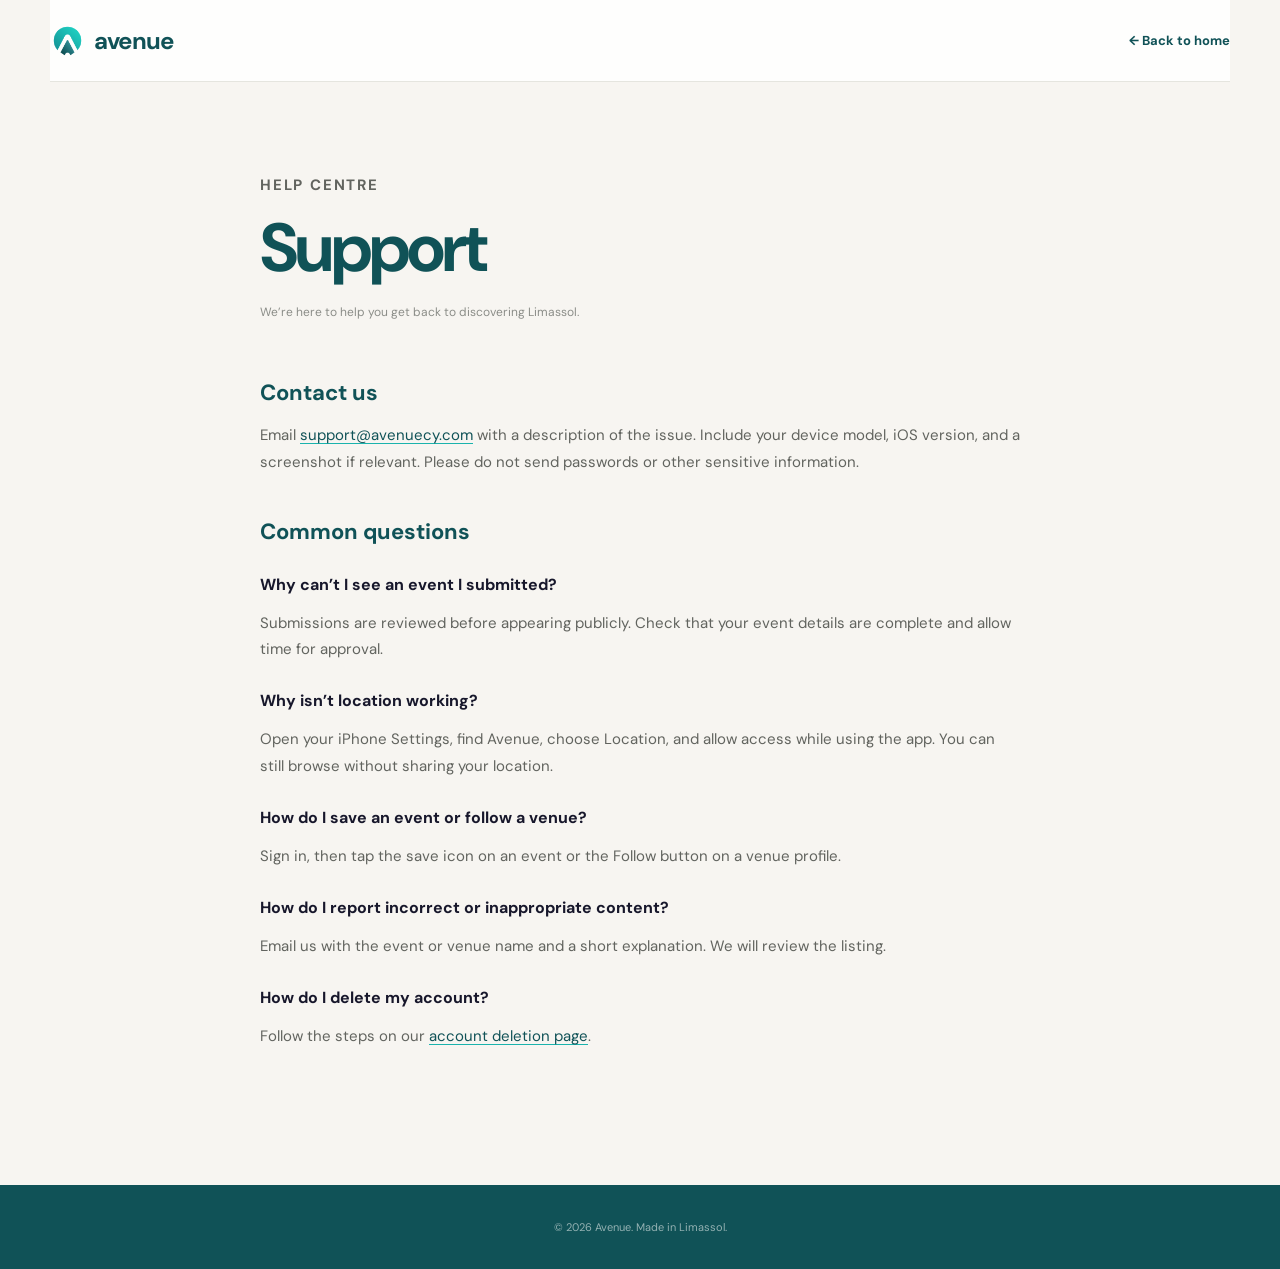
<file: support/index.html>
<!doctype html>
<html lang="en">
  <head>
    <meta charset="UTF-8">
    <meta name="viewport" content="width=device-width, initial-scale=1.0">
    <meta name="description" content="Get help with the Avenue app.">
    <title>Support — Avenue</title>
    <link rel="canonical" href="https://avenuecy.com/support">
    <link rel="icon" href="/assets/favicon-32.png" type="image/png">
    <link rel="apple-touch-icon" href="/assets/apple-touch-icon.png">
    <link rel="stylesheet" href="/styles.css">
  </head>
  <body class="legal-body">
    <header class="site-header legal-header">
      <a class="brand" href="/home"><img class="brand-mark" src="/assets/avenue-logo-transparent.png" alt="" aria-hidden="true"><span>avenue</span></a>
      <a class="back-link" href="/home">← Back to home</a>
    </header>
    <main class="legal-main">
      <p class="eyebrow">Help centre</p>
      <h1>Support</h1>
      <p class="updated">We’re here to help you get back to discovering Limassol.</p>
      <h2>Contact us</h2>
      <p>Email <a href="mailto:support@avenuecy.com?subject=Avenue%20support">support@avenuecy.com</a> with a description of the issue. Include your device model, iOS version, and a screenshot if relevant. Please do not send passwords or other sensitive information.</p>
      <h2>Common questions</h2>
      <h3>Why can’t I see an event I submitted?</h3>
      <p>Submissions are reviewed before appearing publicly. Check that your event details are complete and allow time for approval.</p>
      <h3>Why isn’t location working?</h3>
      <p>Open your iPhone Settings, find Avenue, choose Location, and allow access while using the app. You can still browse without sharing your location.</p>
      <h3>How do I save an event or follow a venue?</h3>
      <p>Sign in, then tap the save icon on an event or the Follow button on a venue profile.</p>
      <h3>How do I report incorrect or inappropriate content?</h3>
      <p>Email us with the event or venue name and a short explanation. We will review the listing.</p>
      <h3>How do I delete my account?</h3>
      <p>Follow the steps on our <a href="/delete-account">account deletion page</a>.</p>
    </main>
    <footer class="legal-footer">© 2026 Avenue. Made in Limassol.</footer>
  </body>
</html>
</file>
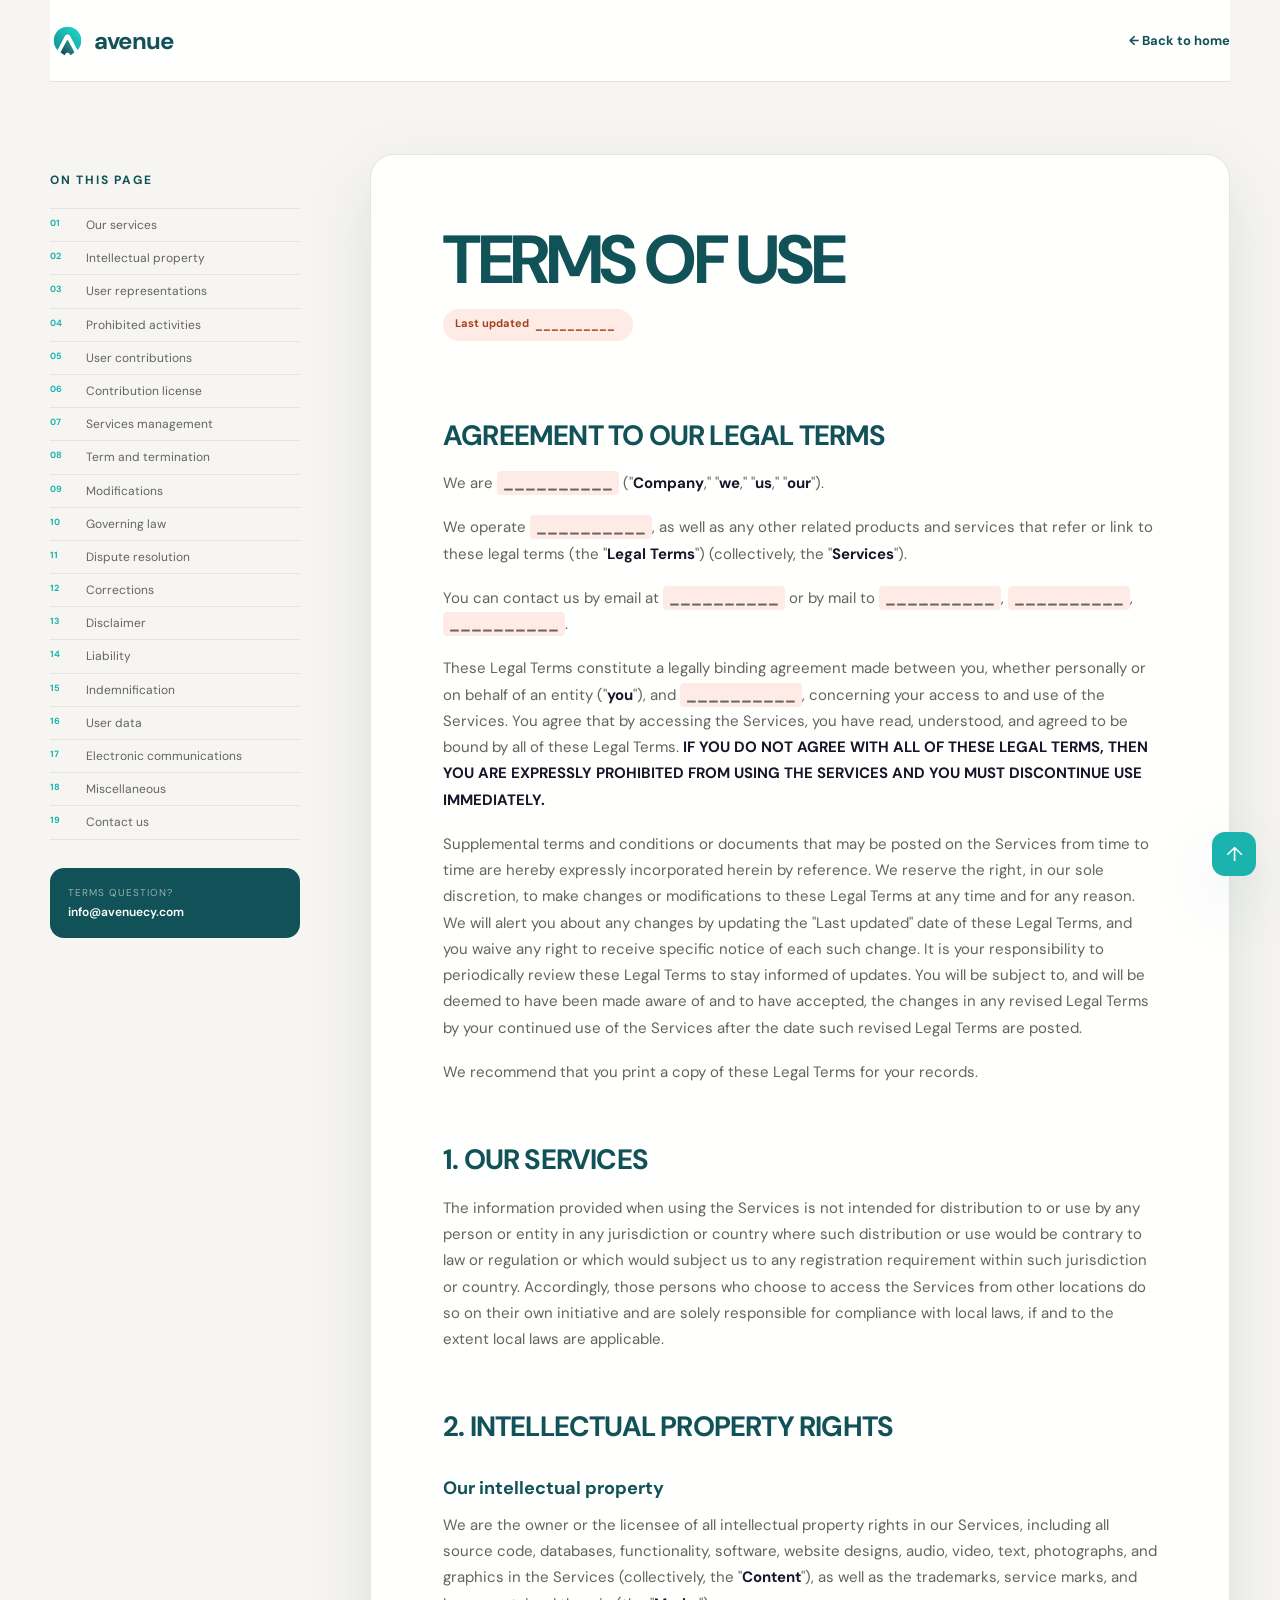
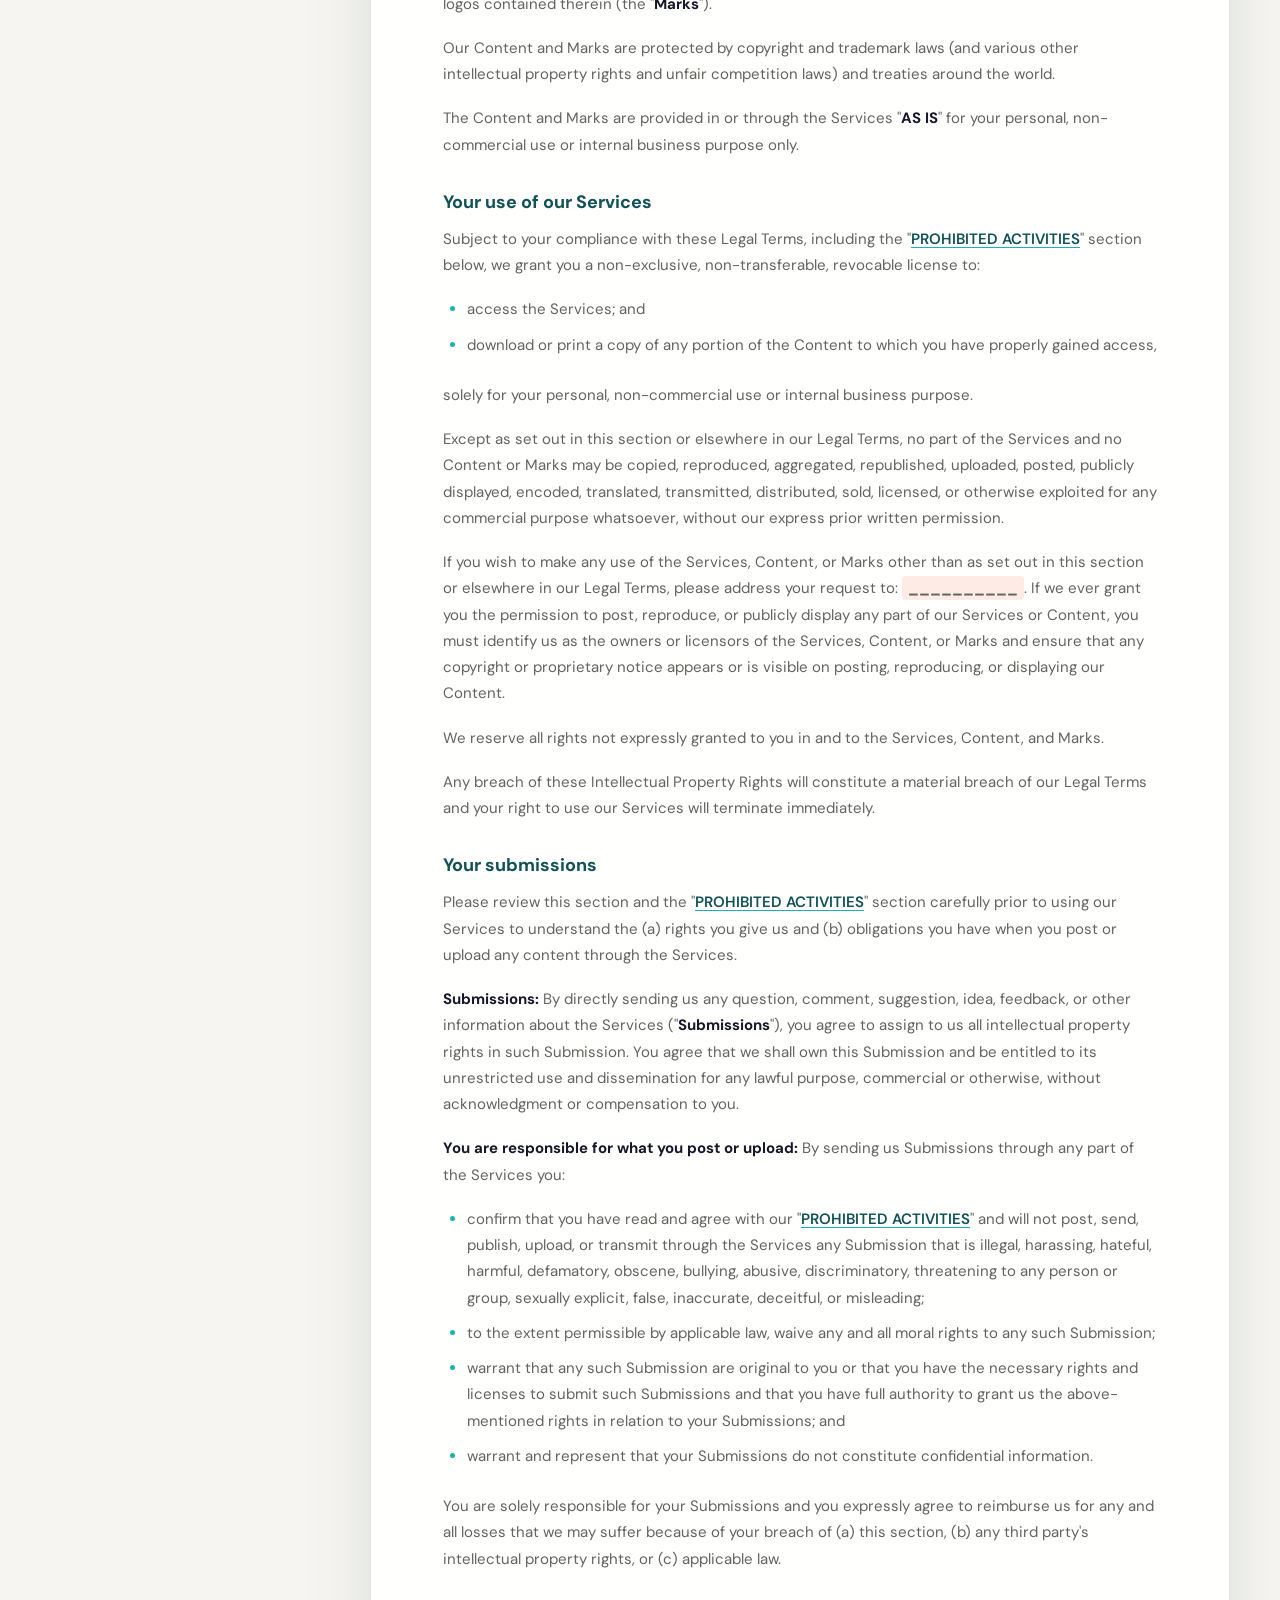
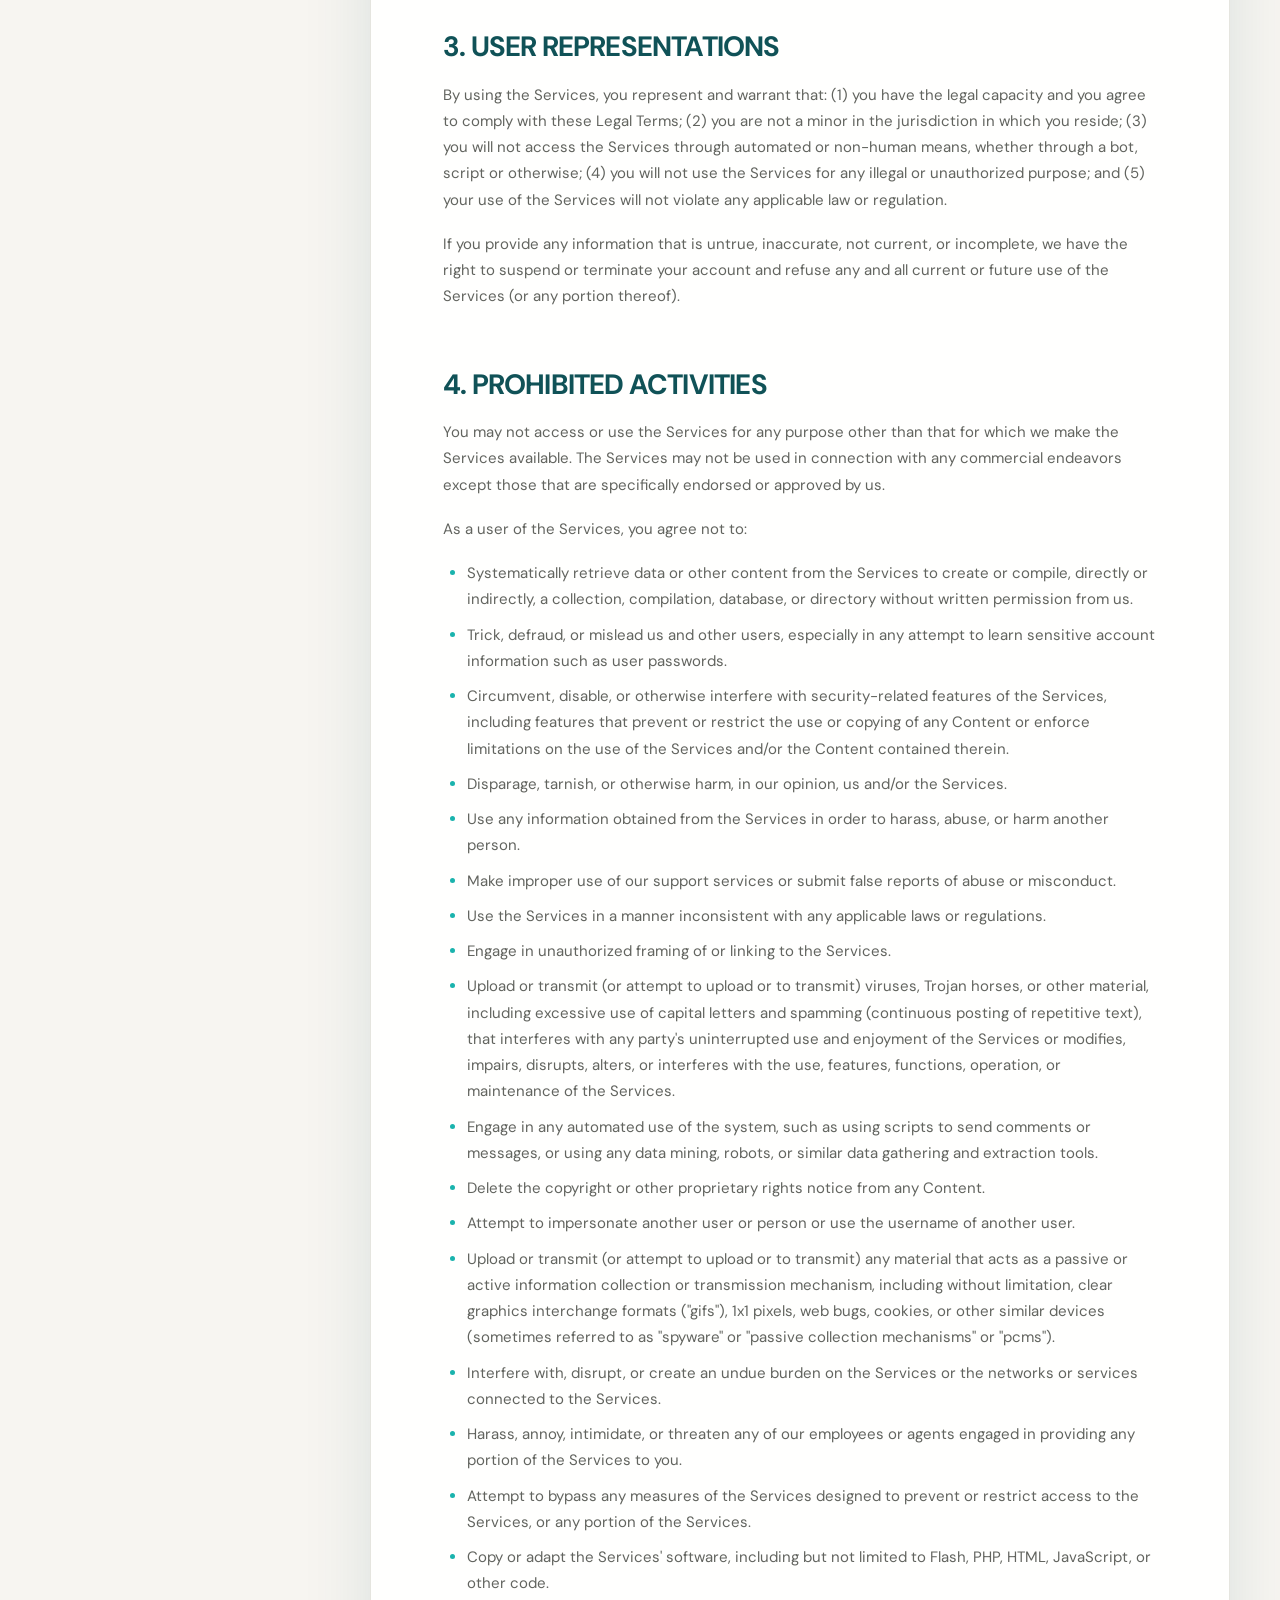
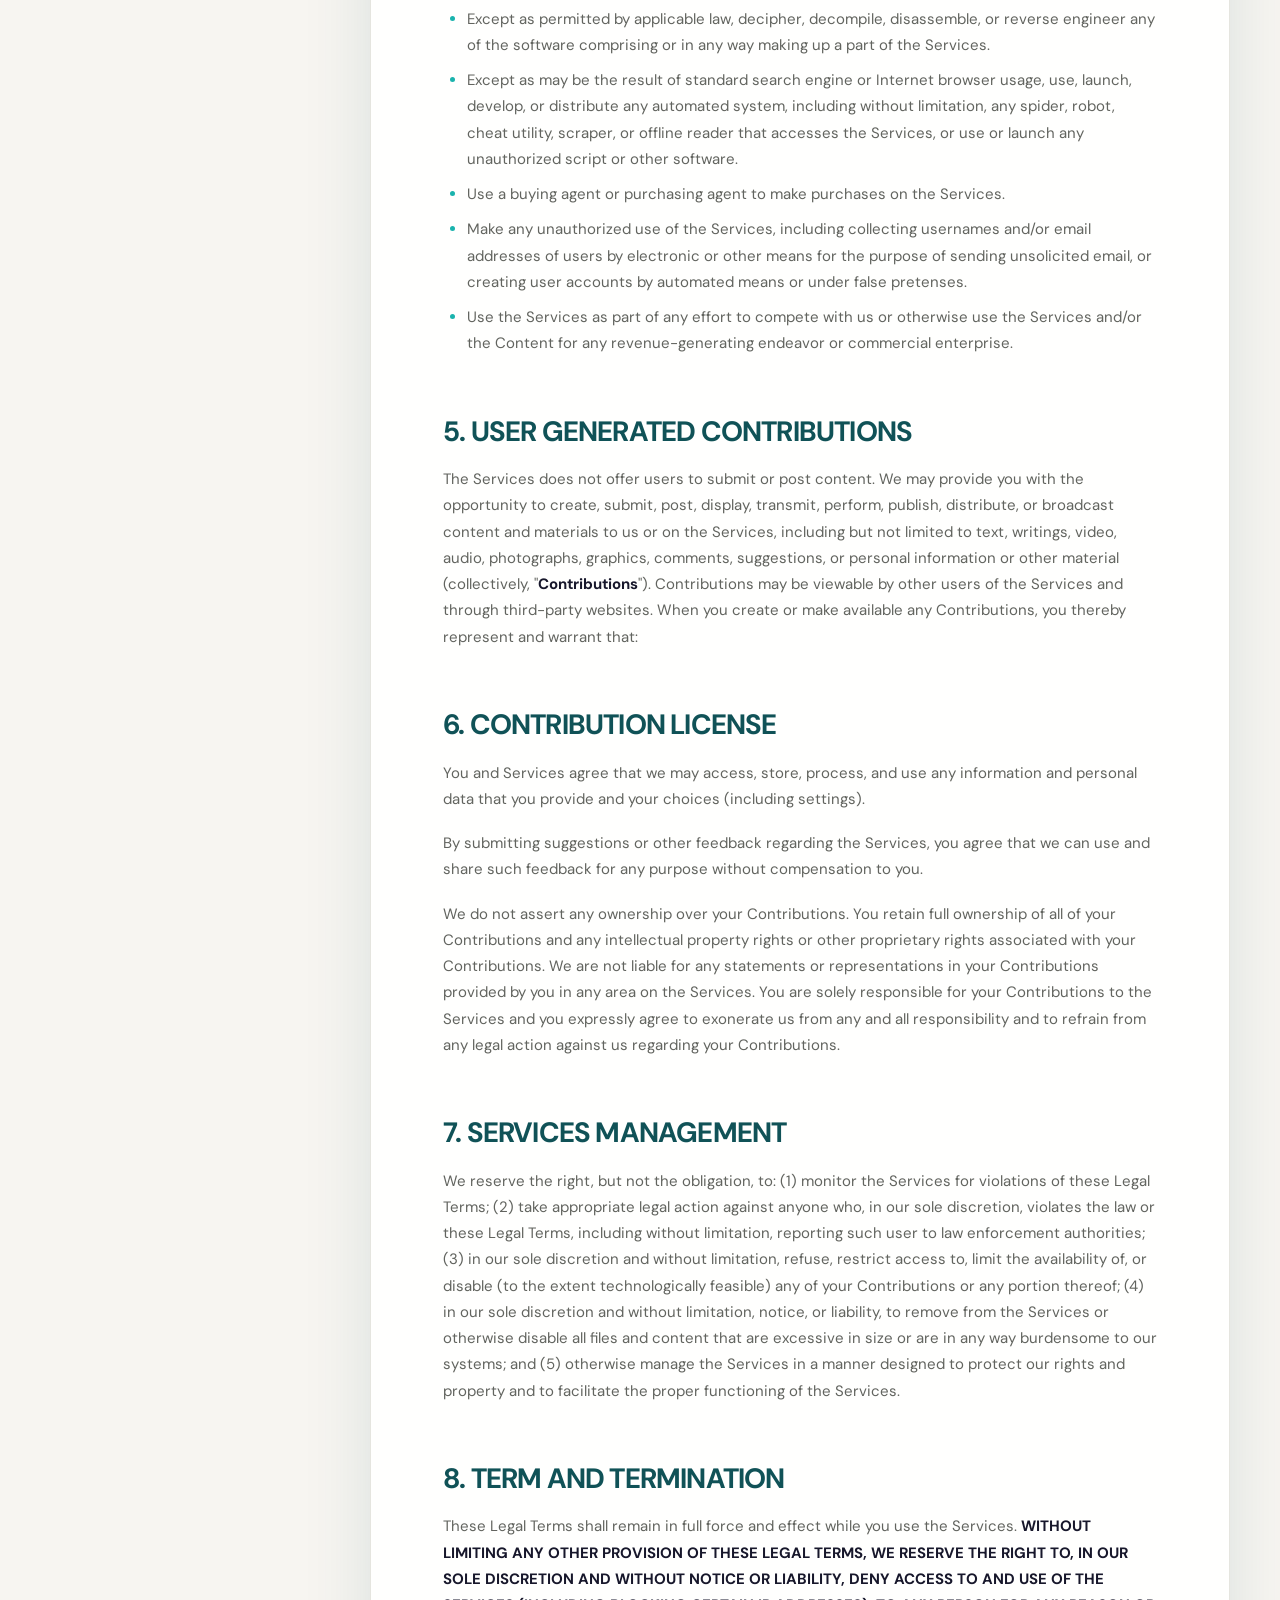
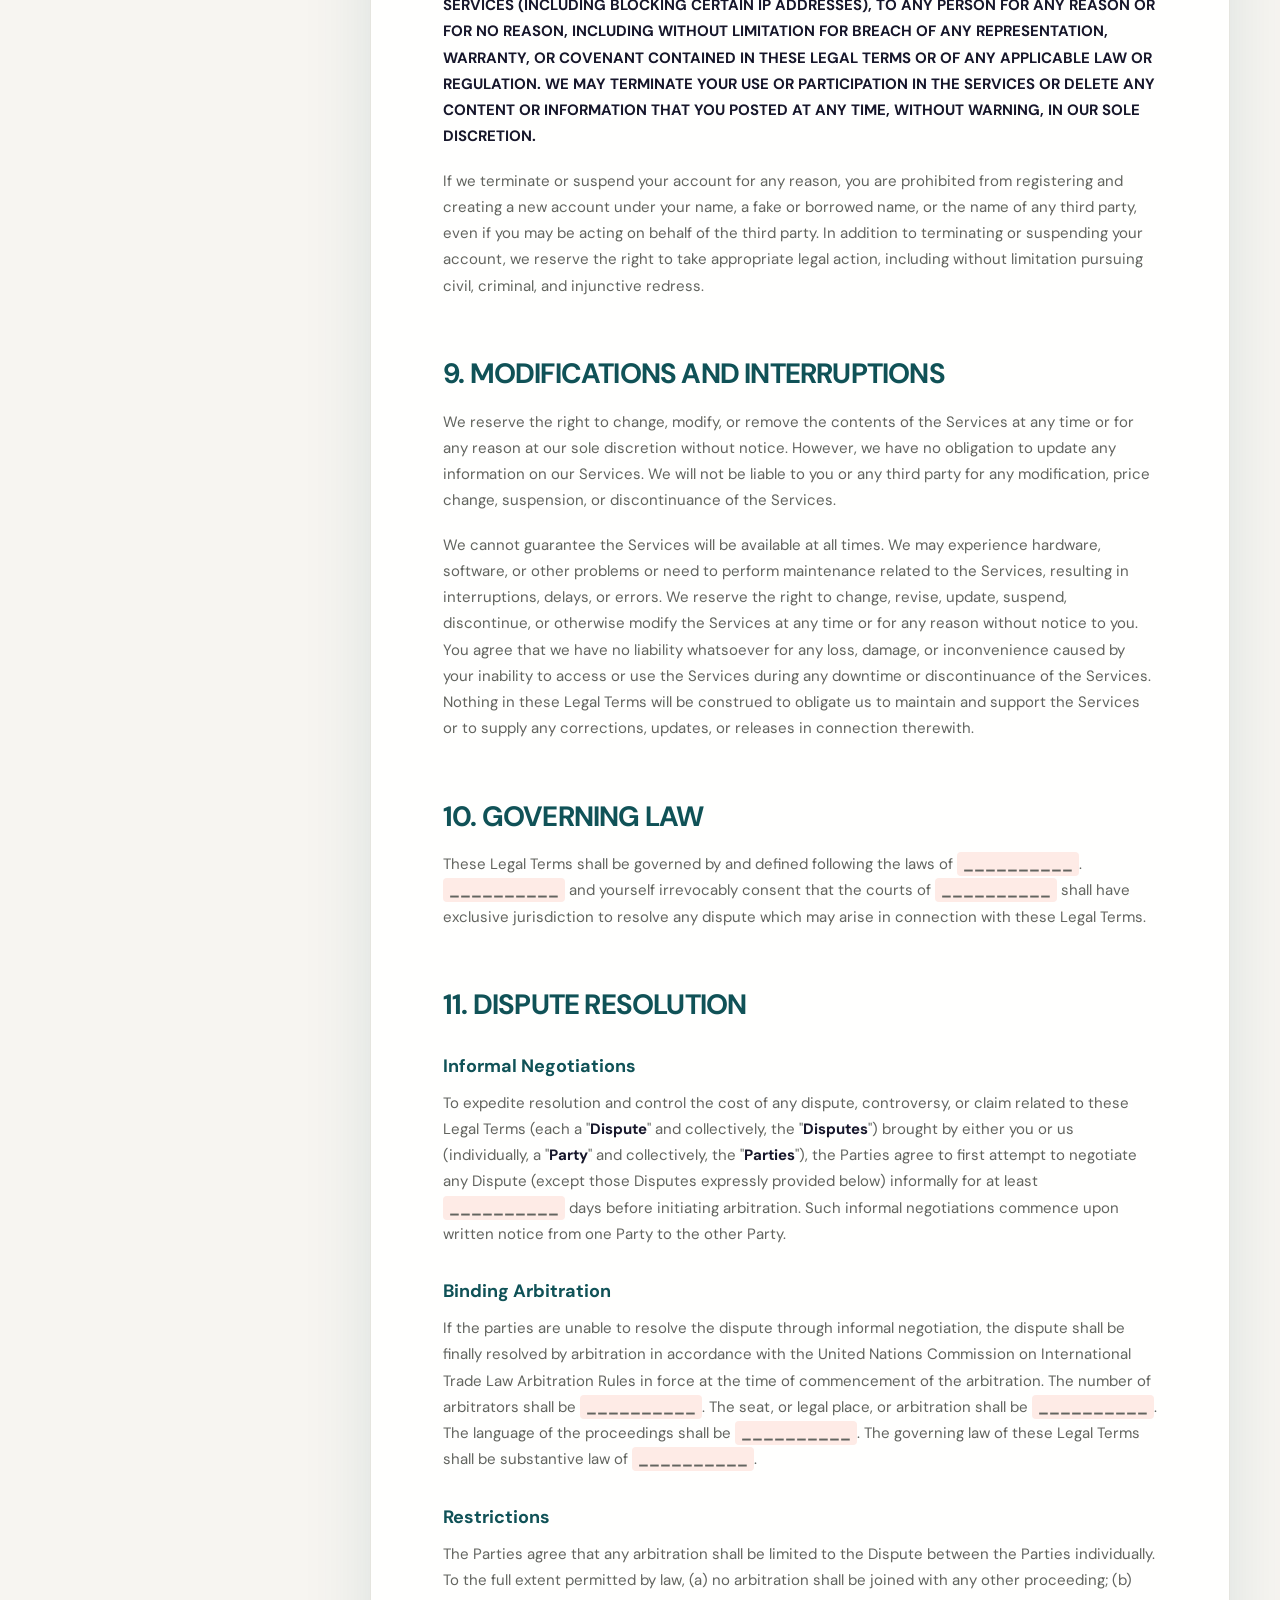
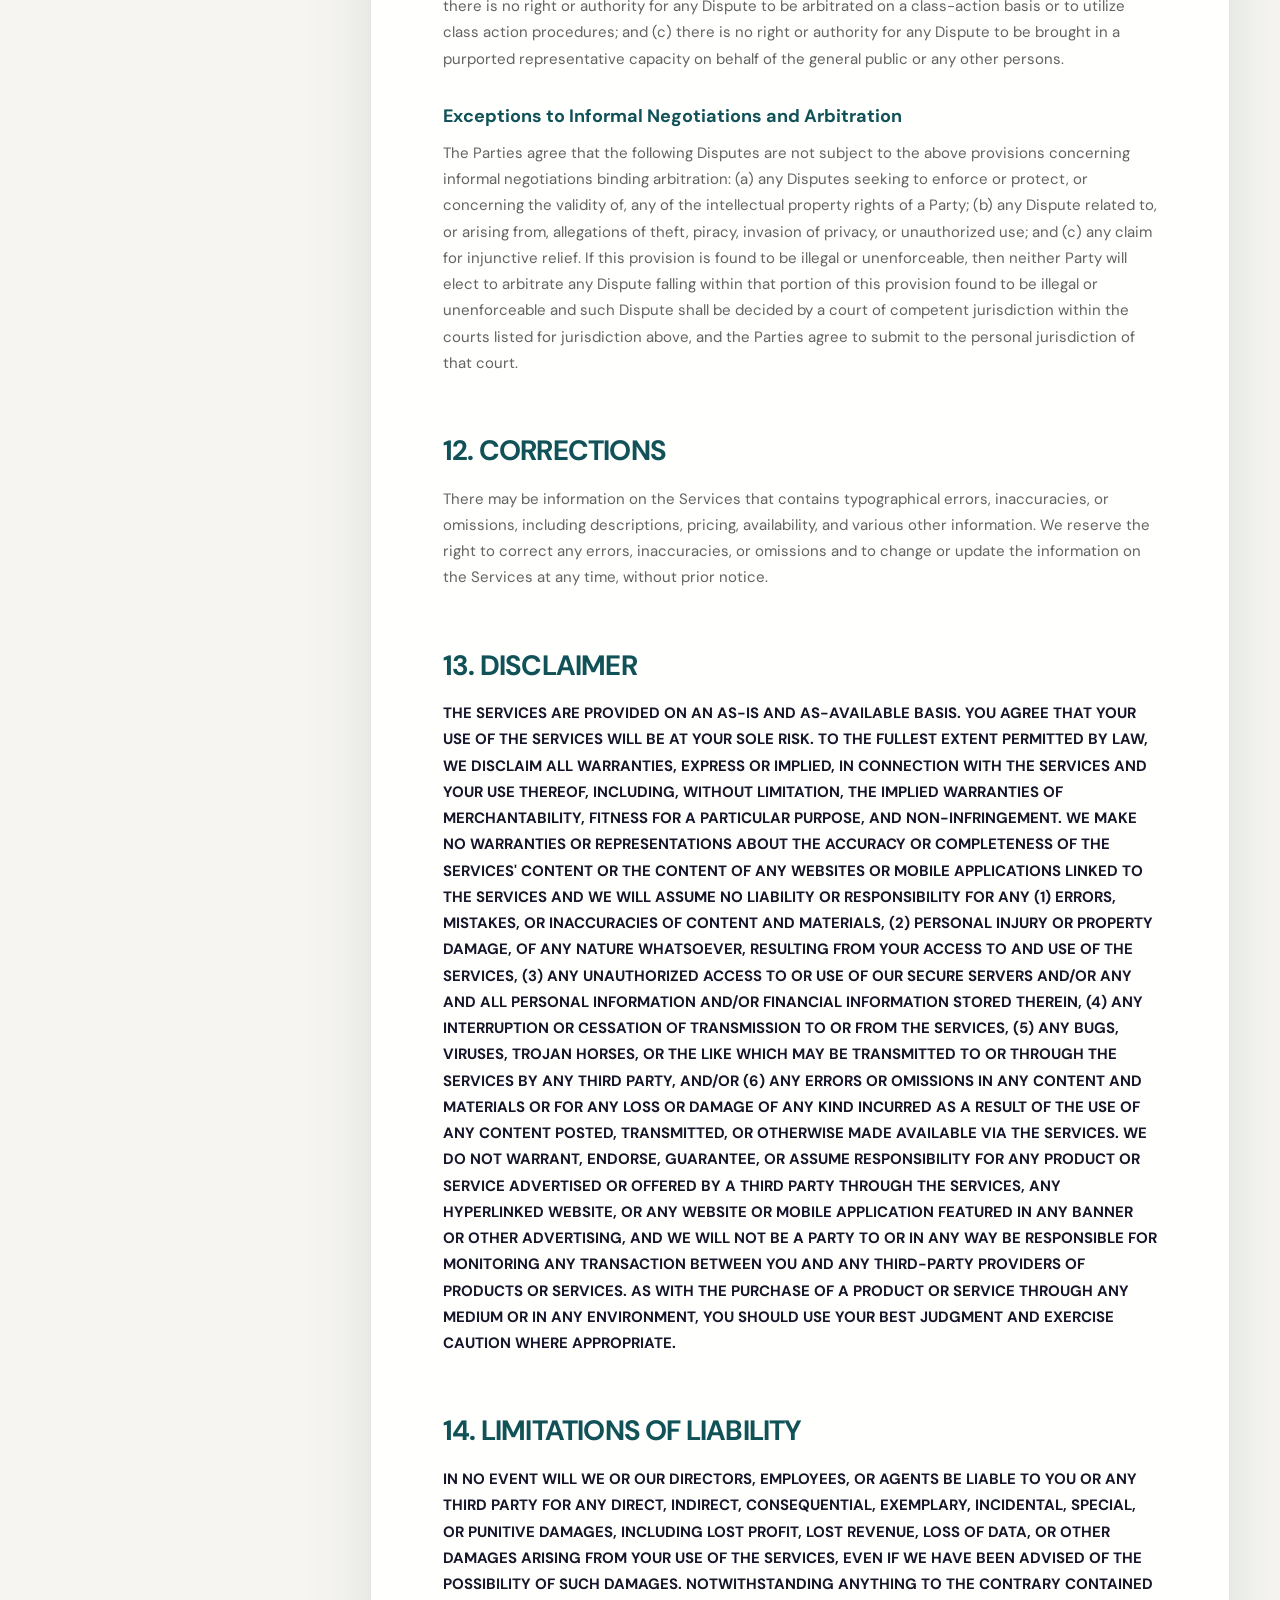
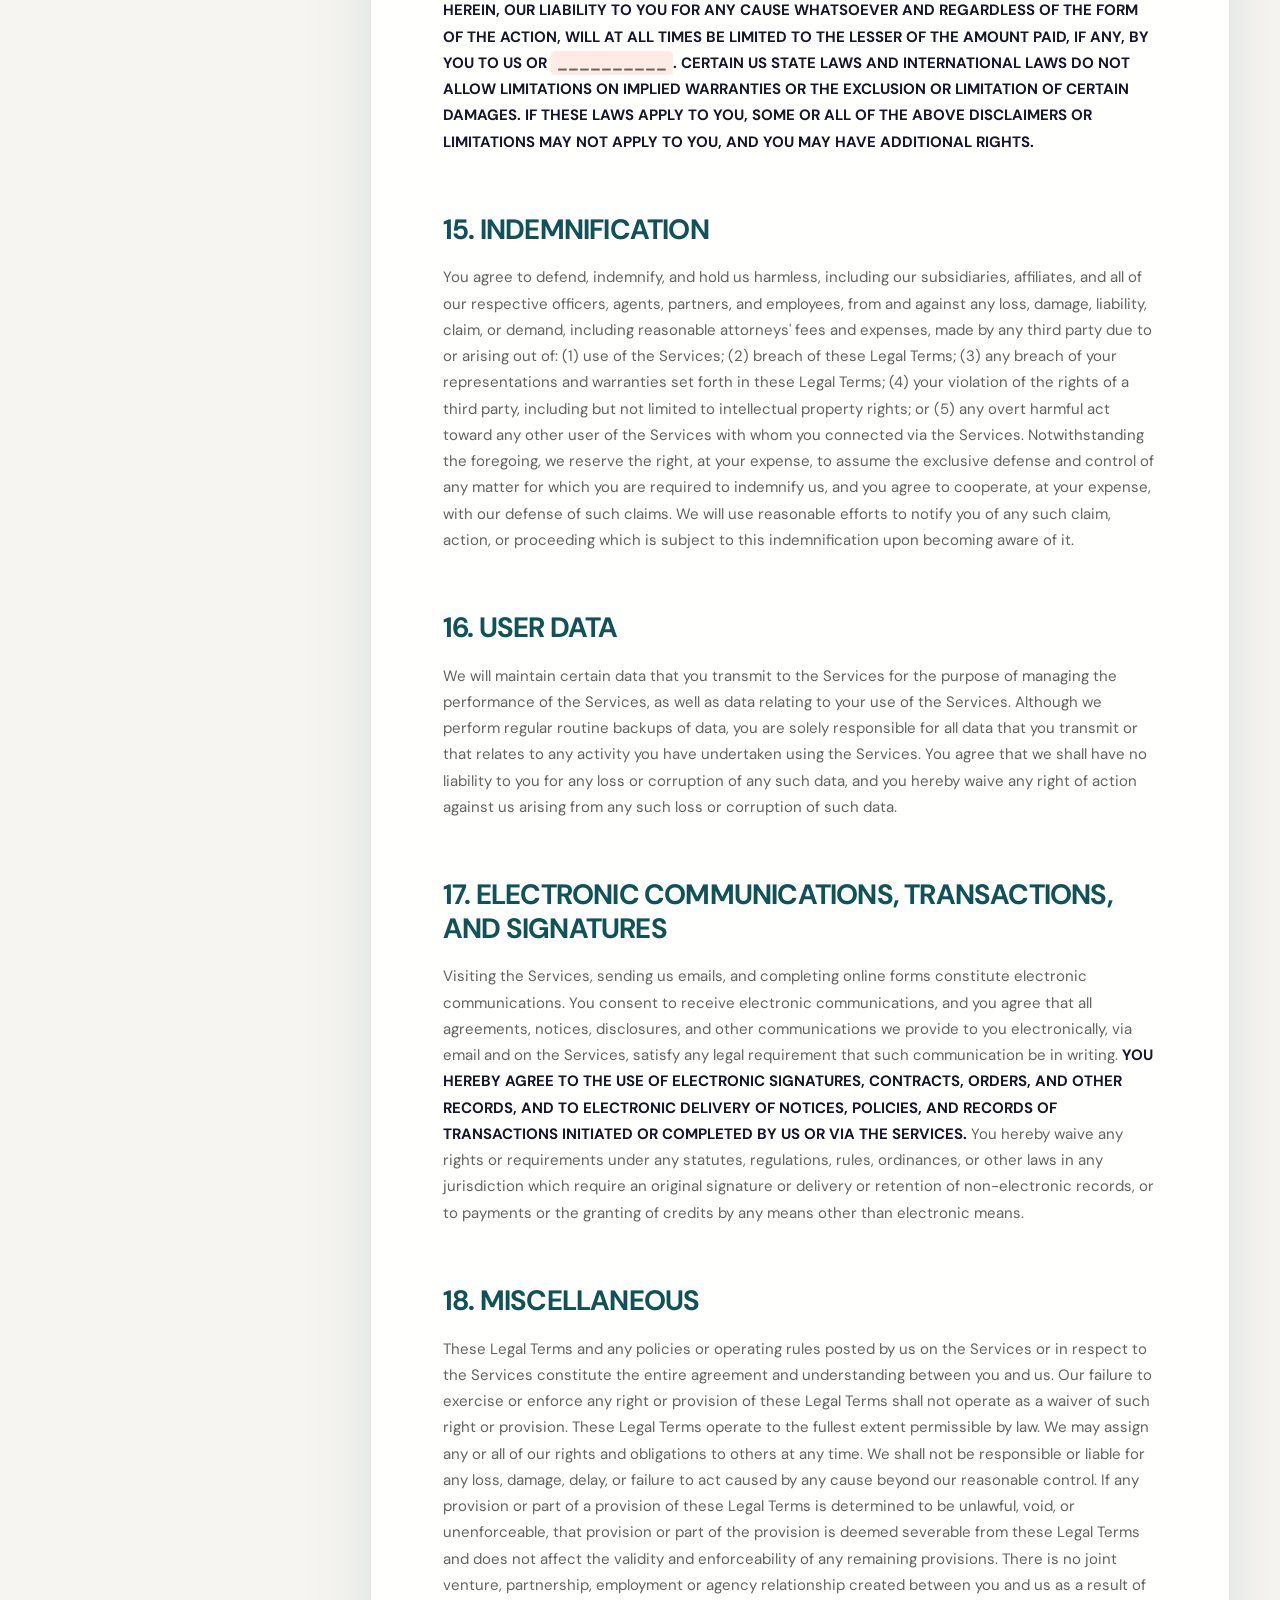
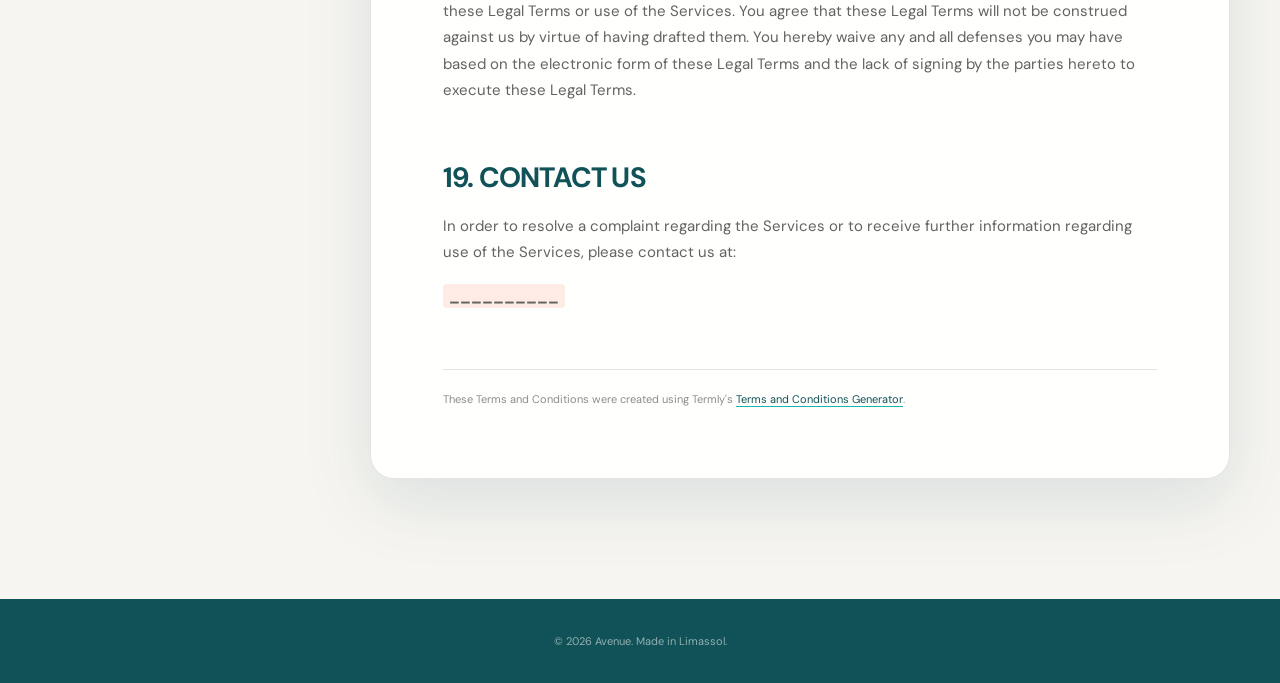
<file: terms/index.html>
<!doctype html>
<html lang="en">
  <head>
    <meta charset="UTF-8">
    <meta name="viewport" content="width=device-width, initial-scale=1.0">
    <meta name="description" content="Read the legal terms that govern your use of Avenue.">
    <title>Terms of Use — Avenue</title>
    <link rel="canonical" href="https://avenuecy.com/terms">
    <link rel="icon" href="/assets/favicon-32.png" type="image/png">
    <link rel="apple-touch-icon" href="/assets/apple-touch-icon.png">
    <link rel="stylesheet" href="/styles.css">
  </head>
  <body id="top" class="legal-body privacy-page terms-page">
    <header class="site-header legal-header">
      <a class="brand" href="/home" aria-label="Avenue home"><img class="brand-mark" src="/assets/avenue-logo-transparent.png" alt="" aria-hidden="true"><span>avenue</span></a>
      <a class="back-link" href="/home"><span aria-hidden="true">←</span> Back to home</a>
    </header>

    <main class="privacy-shell">
      <aside class="privacy-nav" aria-label="Terms of use sections">
        <p class="eyebrow">On this page</p>
        <nav>
          <a href="#services"><span>01</span>Our services</a>
          <a href="#intellectual-property"><span>02</span>Intellectual property</a>
          <a href="#representations"><span>03</span>User representations</a>
          <a href="#prohibited"><span>04</span>Prohibited activities</a>
          <a href="#contributions"><span>05</span>User contributions</a>
          <a href="#contribution-license"><span>06</span>Contribution license</a>
          <a href="#management"><span>07</span>Services management</a>
          <a href="#termination"><span>08</span>Term and termination</a>
          <a href="#interruptions"><span>09</span>Modifications</a>
          <a href="#governing-law"><span>10</span>Governing law</a>
          <a href="#disputes"><span>11</span>Dispute resolution</a>
          <a href="#corrections"><span>12</span>Corrections</a>
          <a href="#disclaimer"><span>13</span>Disclaimer</a>
          <a href="#liability"><span>14</span>Liability</a>
          <a href="#indemnification"><span>15</span>Indemnification</a>
          <a href="#user-data"><span>16</span>User data</a>
          <a href="#electronic"><span>17</span>Electronic communications</a>
          <a href="#miscellaneous"><span>18</span>Miscellaneous</a>
          <a href="#contact"><span>19</span>Contact us</a>
        </nav>
        <div class="privacy-help">
          <span>Terms question?</span>
          <a href="mailto:info@avenuecy.com">info@avenuecy.com</a>
        </div>
      </aside>

      <article class="privacy-document legal-main terms-document">
        <div data-custom-class="body">
          <div data-custom-class="title"><h1>TERMS OF USE</h1></div>
          <div><strong data-custom-class="subtitle">Last updated <span class="policy-placeholder">__________</span></strong></div>

          <section class="terms-intro">
            <div data-custom-class="heading_1"><h2>AGREEMENT TO OUR LEGAL TERMS</h2></div>
            <p data-custom-class="body_text">We are <span class="policy-placeholder">__________</span> ("<strong>Company</strong>," "<strong>we</strong>," "<strong>us</strong>," "<strong>our</strong>").</p>
            <p data-custom-class="body_text">We operate <span class="policy-placeholder">__________</span>, as well as any other related products and services that refer or link to these legal terms (the "<strong>Legal Terms</strong>") (collectively, the "<strong>Services</strong>").</p>
            <p data-custom-class="body_text">You can contact us by email at <span class="policy-placeholder">__________</span> or by mail to <span class="policy-placeholder">__________</span>, <span class="policy-placeholder">__________</span>, <span class="policy-placeholder">__________</span>.</p>
            <p data-custom-class="body_text">These Legal Terms constitute a legally binding agreement made between you, whether personally or on behalf of an entity ("<strong>you</strong>"), and <span class="policy-placeholder">__________</span>, concerning your access to and use of the Services. You agree that by accessing the Services, you have read, understood, and agreed to be bound by all of these Legal Terms. <strong>IF YOU DO NOT AGREE WITH ALL OF THESE LEGAL TERMS, THEN YOU ARE EXPRESSLY PROHIBITED FROM USING THE SERVICES AND YOU MUST DISCONTINUE USE IMMEDIATELY.</strong></p>
            <p data-custom-class="body_text">Supplemental terms and conditions or documents that may be posted on the Services from time to time are hereby expressly incorporated herein by reference. We reserve the right, in our sole discretion, to make changes or modifications to these Legal Terms at any time and for any reason. We will alert you about any changes by updating the "Last updated" date of these Legal Terms, and you waive any right to receive specific notice of each such change. It is your responsibility to periodically review these Legal Terms to stay informed of updates. You will be subject to, and will be deemed to have been made aware of and to have accepted, the changes in any revised Legal Terms by your continued use of the Services after the date such revised Legal Terms are posted.</p>
            <p data-custom-class="body_text">We recommend that you print a copy of these Legal Terms for your records.</p>
          </section>

          <section id="services">
            <div data-custom-class="heading_1"><h2>1. OUR SERVICES</h2></div>
            <p data-custom-class="body_text">The information provided when using the Services is not intended for distribution to or use by any person or entity in any jurisdiction or country where such distribution or use would be contrary to law or regulation or which would subject us to any registration requirement within such jurisdiction or country. Accordingly, those persons who choose to access the Services from other locations do so on their own initiative and are solely responsible for compliance with local laws, if and to the extent local laws are applicable.</p>
          </section>

          <section id="intellectual-property">
            <div data-custom-class="heading_1"><h2>2. INTELLECTUAL PROPERTY RIGHTS</h2></div>
            <div data-custom-class="heading_2"><h3>Our intellectual property</h3></div>
            <p data-custom-class="body_text">We are the owner or the licensee of all intellectual property rights in our Services, including all source code, databases, functionality, software, website designs, audio, video, text, photographs, and graphics in the Services (collectively, the "<strong>Content</strong>"), as well as the trademarks, service marks, and logos contained therein (the "<strong>Marks</strong>").</p>
            <p data-custom-class="body_text">Our Content and Marks are protected by copyright and trademark laws (and various other intellectual property rights and unfair competition laws) and treaties around the world.</p>
            <p data-custom-class="body_text">The Content and Marks are provided in or through the Services "<strong>AS IS</strong>" for your personal, non-commercial use or internal business purpose only.</p>

            <div data-custom-class="heading_2"><h3>Your use of our Services</h3></div>
            <p data-custom-class="body_text">Subject to your compliance with these Legal Terms, including the "<a data-custom-class="link" href="#prohibited">PROHIBITED ACTIVITIES</a>" section below, we grant you a non-exclusive, non-transferable, revocable license to:</p>
            <ul>
              <li data-custom-class="body_text">access the Services; and</li>
              <li data-custom-class="body_text">download or print a copy of any portion of the Content to which you have properly gained access,</li>
            </ul>
            <p data-custom-class="body_text">solely for your personal, non-commercial use or internal business purpose.</p>
            <p data-custom-class="body_text">Except as set out in this section or elsewhere in our Legal Terms, no part of the Services and no Content or Marks may be copied, reproduced, aggregated, republished, uploaded, posted, publicly displayed, encoded, translated, transmitted, distributed, sold, licensed, or otherwise exploited for any commercial purpose whatsoever, without our express prior written permission.</p>
            <p data-custom-class="body_text">If you wish to make any use of the Services, Content, or Marks other than as set out in this section or elsewhere in our Legal Terms, please address your request to: <span class="policy-placeholder">__________</span>. If we ever grant you the permission to post, reproduce, or publicly display any part of our Services or Content, you must identify us as the owners or licensors of the Services, Content, or Marks and ensure that any copyright or proprietary notice appears or is visible on posting, reproducing, or displaying our Content.</p>
            <p data-custom-class="body_text">We reserve all rights not expressly granted to you in and to the Services, Content, and Marks.</p>
            <p data-custom-class="body_text">Any breach of these Intellectual Property Rights will constitute a material breach of our Legal Terms and your right to use our Services will terminate immediately.</p>

            <div data-custom-class="heading_2"><h3>Your submissions</h3></div>
            <p data-custom-class="body_text">Please review this section and the "<a data-custom-class="link" href="#prohibited">PROHIBITED ACTIVITIES</a>" section carefully prior to using our Services to understand the (a) rights you give us and (b) obligations you have when you post or upload any content through the Services.</p>
            <p data-custom-class="body_text"><strong>Submissions:</strong> By directly sending us any question, comment, suggestion, idea, feedback, or other information about the Services ("<strong>Submissions</strong>"), you agree to assign to us all intellectual property rights in such Submission. You agree that we shall own this Submission and be entitled to its unrestricted use and dissemination for any lawful purpose, commercial or otherwise, without acknowledgment or compensation to you.</p>
            <p data-custom-class="body_text"><strong>You are responsible for what you post or upload:</strong> By sending us Submissions through any part of the Services you:</p>
            <ul>
              <li data-custom-class="body_text">confirm that you have read and agree with our "<a data-custom-class="link" href="#prohibited">PROHIBITED ACTIVITIES</a>" and will not post, send, publish, upload, or transmit through the Services any Submission that is illegal, harassing, hateful, harmful, defamatory, obscene, bullying, abusive, discriminatory, threatening to any person or group, sexually explicit, false, inaccurate, deceitful, or misleading;</li>
              <li data-custom-class="body_text">to the extent permissible by applicable law, waive any and all moral rights to any such Submission;</li>
              <li data-custom-class="body_text">warrant that any such Submission are original to you or that you have the necessary rights and licenses to submit such Submissions and that you have full authority to grant us the above-mentioned rights in relation to your Submissions; and</li>
              <li data-custom-class="body_text">warrant and represent that your Submissions do not constitute confidential information.</li>
            </ul>
            <p data-custom-class="body_text">You are solely responsible for your Submissions and you expressly agree to reimburse us for any and all losses that we may suffer because of your breach of (a) this section, (b) any third party's intellectual property rights, or (c) applicable law.</p>
          </section>

          <section id="representations">
            <div data-custom-class="heading_1"><h2>3. USER REPRESENTATIONS</h2></div>
            <p data-custom-class="body_text">By using the Services, you represent and warrant that: (1) you have the legal capacity and you agree to comply with these Legal Terms; (2) you are not a minor in the jurisdiction in which you reside; (3) you will not access the Services through automated or non-human means, whether through a bot, script or otherwise; (4) you will not use the Services for any illegal or unauthorized purpose; and (5) your use of the Services will not violate any applicable law or regulation.</p>
            <p data-custom-class="body_text">If you provide any information that is untrue, inaccurate, not current, or incomplete, we have the right to suspend or terminate your account and refuse any and all current or future use of the Services (or any portion thereof).</p>
          </section>

          <section id="prohibited">
            <div data-custom-class="heading_1"><h2>4. PROHIBITED ACTIVITIES</h2></div>
            <p data-custom-class="body_text">You may not access or use the Services for any purpose other than that for which we make the Services available. The Services may not be used in connection with any commercial endeavors except those that are specifically endorsed or approved by us.</p>
            <p data-custom-class="body_text">As a user of the Services, you agree not to:</p>
            <ul>
              <li data-custom-class="body_text">Systematically retrieve data or other content from the Services to create or compile, directly or indirectly, a collection, compilation, database, or directory without written permission from us.</li>
              <li data-custom-class="body_text">Trick, defraud, or mislead us and other users, especially in any attempt to learn sensitive account information such as user passwords.</li>
              <li data-custom-class="body_text">Circumvent, disable, or otherwise interfere with security-related features of the Services, including features that prevent or restrict the use or copying of any Content or enforce limitations on the use of the Services and/or the Content contained therein.</li>
              <li data-custom-class="body_text">Disparage, tarnish, or otherwise harm, in our opinion, us and/or the Services.</li>
              <li data-custom-class="body_text">Use any information obtained from the Services in order to harass, abuse, or harm another person.</li>
              <li data-custom-class="body_text">Make improper use of our support services or submit false reports of abuse or misconduct.</li>
              <li data-custom-class="body_text">Use the Services in a manner inconsistent with any applicable laws or regulations.</li>
              <li data-custom-class="body_text">Engage in unauthorized framing of or linking to the Services.</li>
              <li data-custom-class="body_text">Upload or transmit (or attempt to upload or to transmit) viruses, Trojan horses, or other material, including excessive use of capital letters and spamming (continuous posting of repetitive text), that interferes with any party's uninterrupted use and enjoyment of the Services or modifies, impairs, disrupts, alters, or interferes with the use, features, functions, operation, or maintenance of the Services.</li>
              <li data-custom-class="body_text">Engage in any automated use of the system, such as using scripts to send comments or messages, or using any data mining, robots, or similar data gathering and extraction tools.</li>
              <li data-custom-class="body_text">Delete the copyright or other proprietary rights notice from any Content.</li>
              <li data-custom-class="body_text">Attempt to impersonate another user or person or use the username of another user.</li>
              <li data-custom-class="body_text">Upload or transmit (or attempt to upload or to transmit) any material that acts as a passive or active information collection or transmission mechanism, including without limitation, clear graphics interchange formats ("gifs"), 1x1 pixels, web bugs, cookies, or other similar devices (sometimes referred to as "spyware" or "passive collection mechanisms" or "pcms").</li>
              <li data-custom-class="body_text">Interfere with, disrupt, or create an undue burden on the Services or the networks or services connected to the Services.</li>
              <li data-custom-class="body_text">Harass, annoy, intimidate, or threaten any of our employees or agents engaged in providing any portion of the Services to you.</li>
              <li data-custom-class="body_text">Attempt to bypass any measures of the Services designed to prevent or restrict access to the Services, or any portion of the Services.</li>
              <li data-custom-class="body_text">Copy or adapt the Services' software, including but not limited to Flash, PHP, HTML, JavaScript, or other code.</li>
              <li data-custom-class="body_text">Except as permitted by applicable law, decipher, decompile, disassemble, or reverse engineer any of the software comprising or in any way making up a part of the Services.</li>
              <li data-custom-class="body_text">Except as may be the result of standard search engine or Internet browser usage, use, launch, develop, or distribute any automated system, including without limitation, any spider, robot, cheat utility, scraper, or offline reader that accesses the Services, or use or launch any unauthorized script or other software.</li>
              <li data-custom-class="body_text">Use a buying agent or purchasing agent to make purchases on the Services.</li>
              <li data-custom-class="body_text">Make any unauthorized use of the Services, including collecting usernames and/or email addresses of users by electronic or other means for the purpose of sending unsolicited email, or creating user accounts by automated means or under false pretenses.</li>
              <li data-custom-class="body_text">Use the Services as part of any effort to compete with us or otherwise use the Services and/or the Content for any revenue-generating endeavor or commercial enterprise.</li>
            </ul>
          </section>

          <section id="contributions">
            <div data-custom-class="heading_1"><h2>5. USER GENERATED CONTRIBUTIONS</h2></div>
            <p data-custom-class="body_text">The Services does not offer users to submit or post content. We may provide you with the opportunity to create, submit, post, display, transmit, perform, publish, distribute, or broadcast content and materials to us or on the Services, including but not limited to text, writings, video, audio, photographs, graphics, comments, suggestions, or personal information or other material (collectively, "<strong>Contributions</strong>"). Contributions may be viewable by other users of the Services and through third-party websites. When you create or make available any Contributions, you thereby represent and warrant that:</p>
          </section>

          <section id="contribution-license">
            <div data-custom-class="heading_1"><h2>6. CONTRIBUTION LICENSE</h2></div>
            <p data-custom-class="body_text">You and Services agree that we may access, store, process, and use any information and personal data that you provide and your choices (including settings).</p>
            <p data-custom-class="body_text">By submitting suggestions or other feedback regarding the Services, you agree that we can use and share such feedback for any purpose without compensation to you.</p>
            <p data-custom-class="body_text">We do not assert any ownership over your Contributions. You retain full ownership of all of your Contributions and any intellectual property rights or other proprietary rights associated with your Contributions. We are not liable for any statements or representations in your Contributions provided by you in any area on the Services. You are solely responsible for your Contributions to the Services and you expressly agree to exonerate us from any and all responsibility and to refrain from any legal action against us regarding your Contributions.</p>
          </section>

          <section id="management">
            <div data-custom-class="heading_1"><h2>7. SERVICES MANAGEMENT</h2></div>
            <p data-custom-class="body_text">We reserve the right, but not the obligation, to: (1) monitor the Services for violations of these Legal Terms; (2) take appropriate legal action against anyone who, in our sole discretion, violates the law or these Legal Terms, including without limitation, reporting such user to law enforcement authorities; (3) in our sole discretion and without limitation, refuse, restrict access to, limit the availability of, or disable (to the extent technologically feasible) any of your Contributions or any portion thereof; (4) in our sole discretion and without limitation, notice, or liability, to remove from the Services or otherwise disable all files and content that are excessive in size or are in any way burdensome to our systems; and (5) otherwise manage the Services in a manner designed to protect our rights and property and to facilitate the proper functioning of the Services.</p>
          </section>

          <section id="termination">
            <div data-custom-class="heading_1"><h2>8. TERM AND TERMINATION</h2></div>
            <p data-custom-class="body_text">These Legal Terms shall remain in full force and effect while you use the Services. <strong>WITHOUT LIMITING ANY OTHER PROVISION OF THESE LEGAL TERMS, WE RESERVE THE RIGHT TO, IN OUR SOLE DISCRETION AND WITHOUT NOTICE OR LIABILITY, DENY ACCESS TO AND USE OF THE SERVICES (INCLUDING BLOCKING CERTAIN IP ADDRESSES), TO ANY PERSON FOR ANY REASON OR FOR NO REASON, INCLUDING WITHOUT LIMITATION FOR BREACH OF ANY REPRESENTATION, WARRANTY, OR COVENANT CONTAINED IN THESE LEGAL TERMS OR OF ANY APPLICABLE LAW OR REGULATION. WE MAY TERMINATE YOUR USE OR PARTICIPATION IN THE SERVICES OR DELETE ANY CONTENT OR INFORMATION THAT YOU POSTED AT ANY TIME, WITHOUT WARNING, IN OUR SOLE DISCRETION.</strong></p>
            <p data-custom-class="body_text">If we terminate or suspend your account for any reason, you are prohibited from registering and creating a new account under your name, a fake or borrowed name, or the name of any third party, even if you may be acting on behalf of the third party. In addition to terminating or suspending your account, we reserve the right to take appropriate legal action, including without limitation pursuing civil, criminal, and injunctive redress.</p>
          </section>

          <section id="interruptions">
            <div data-custom-class="heading_1"><h2>9. MODIFICATIONS AND INTERRUPTIONS</h2></div>
            <p data-custom-class="body_text">We reserve the right to change, modify, or remove the contents of the Services at any time or for any reason at our sole discretion without notice. However, we have no obligation to update any information on our Services. We will not be liable to you or any third party for any modification, price change, suspension, or discontinuance of the Services.</p>
            <p data-custom-class="body_text">We cannot guarantee the Services will be available at all times. We may experience hardware, software, or other problems or need to perform maintenance related to the Services, resulting in interruptions, delays, or errors. We reserve the right to change, revise, update, suspend, discontinue, or otherwise modify the Services at any time or for any reason without notice to you. You agree that we have no liability whatsoever for any loss, damage, or inconvenience caused by your inability to access or use the Services during any downtime or discontinuance of the Services. Nothing in these Legal Terms will be construed to obligate us to maintain and support the Services or to supply any corrections, updates, or releases in connection therewith.</p>
          </section>

          <section id="governing-law">
            <div data-custom-class="heading_1"><h2>10. GOVERNING LAW</h2></div>
            <p data-custom-class="body_text">These Legal Terms shall be governed by and defined following the laws of <span class="policy-placeholder">__________</span>. <span class="policy-placeholder">__________</span> and yourself irrevocably consent that the courts of <span class="policy-placeholder">__________</span> shall have exclusive jurisdiction to resolve any dispute which may arise in connection with these Legal Terms.</p>
          </section>

          <section id="disputes">
            <div data-custom-class="heading_1"><h2>11. DISPUTE RESOLUTION</h2></div>
            <div data-custom-class="heading_2"><h3>Informal Negotiations</h3></div>
            <p data-custom-class="body_text">To expedite resolution and control the cost of any dispute, controversy, or claim related to these Legal Terms (each a "<strong>Dispute</strong>" and collectively, the "<strong>Disputes</strong>") brought by either you or us (individually, a "<strong>Party</strong>" and collectively, the "<strong>Parties</strong>"), the Parties agree to first attempt to negotiate any Dispute (except those Disputes expressly provided below) informally for at least <span class="policy-placeholder">__________</span> days before initiating arbitration. Such informal negotiations commence upon written notice from one Party to the other Party.</p>

            <div data-custom-class="heading_2"><h3>Binding Arbitration</h3></div>
            <p data-custom-class="body_text">If the parties are unable to resolve the dispute through informal negotiation, the dispute shall be finally resolved by arbitration in accordance with the United Nations Commission on International Trade Law Arbitration Rules in force at the time of commencement of the arbitration. The number of arbitrators shall be <span class="policy-placeholder">__________</span>. The seat, or legal place, or arbitration shall be <span class="policy-placeholder">__________</span>. The language of the proceedings shall be <span class="policy-placeholder">__________</span>. The governing law of these Legal Terms shall be substantive law of <span class="policy-placeholder">__________</span>.</p>

            <div data-custom-class="heading_2"><h3>Restrictions</h3></div>
            <p data-custom-class="body_text">The Parties agree that any arbitration shall be limited to the Dispute between the Parties individually. To the full extent permitted by law, (a) no arbitration shall be joined with any other proceeding; (b) there is no right or authority for any Dispute to be arbitrated on a class-action basis or to utilize class action procedures; and (c) there is no right or authority for any Dispute to be brought in a purported representative capacity on behalf of the general public or any other persons.</p>

            <div data-custom-class="heading_2"><h3>Exceptions to Informal Negotiations and Arbitration</h3></div>
            <p data-custom-class="body_text">The Parties agree that the following Disputes are not subject to the above provisions concerning informal negotiations binding arbitration: (a) any Disputes seeking to enforce or protect, or concerning the validity of, any of the intellectual property rights of a Party; (b) any Dispute related to, or arising from, allegations of theft, piracy, invasion of privacy, or unauthorized use; and (c) any claim for injunctive relief. If this provision is found to be illegal or unenforceable, then neither Party will elect to arbitrate any Dispute falling within that portion of this provision found to be illegal or unenforceable and such Dispute shall be decided by a court of competent jurisdiction within the courts listed for jurisdiction above, and the Parties agree to submit to the personal jurisdiction of that court.</p>
          </section>

          <section id="corrections">
            <div data-custom-class="heading_1"><h2>12. CORRECTIONS</h2></div>
            <p data-custom-class="body_text">There may be information on the Services that contains typographical errors, inaccuracies, or omissions, including descriptions, pricing, availability, and various other information. We reserve the right to correct any errors, inaccuracies, or omissions and to change or update the information on the Services at any time, without prior notice.</p>
          </section>

          <section id="disclaimer">
            <div data-custom-class="heading_1"><h2>13. DISCLAIMER</h2></div>
            <p data-custom-class="body_text"><strong>THE SERVICES ARE PROVIDED ON AN AS-IS AND AS-AVAILABLE BASIS. YOU AGREE THAT YOUR USE OF THE SERVICES WILL BE AT YOUR SOLE RISK. TO THE FULLEST EXTENT PERMITTED BY LAW, WE DISCLAIM ALL WARRANTIES, EXPRESS OR IMPLIED, IN CONNECTION WITH THE SERVICES AND YOUR USE THEREOF, INCLUDING, WITHOUT LIMITATION, THE IMPLIED WARRANTIES OF MERCHANTABILITY, FITNESS FOR A PARTICULAR PURPOSE, AND NON-INFRINGEMENT. WE MAKE NO WARRANTIES OR REPRESENTATIONS ABOUT THE ACCURACY OR COMPLETENESS OF THE SERVICES' CONTENT OR THE CONTENT OF ANY WEBSITES OR MOBILE APPLICATIONS LINKED TO THE SERVICES AND WE WILL ASSUME NO LIABILITY OR RESPONSIBILITY FOR ANY (1) ERRORS, MISTAKES, OR INACCURACIES OF CONTENT AND MATERIALS, (2) PERSONAL INJURY OR PROPERTY DAMAGE, OF ANY NATURE WHATSOEVER, RESULTING FROM YOUR ACCESS TO AND USE OF THE SERVICES, (3) ANY UNAUTHORIZED ACCESS TO OR USE OF OUR SECURE SERVERS AND/OR ANY AND ALL PERSONAL INFORMATION AND/OR FINANCIAL INFORMATION STORED THEREIN, (4) ANY INTERRUPTION OR CESSATION OF TRANSMISSION TO OR FROM THE SERVICES, (5) ANY BUGS, VIRUSES, TROJAN HORSES, OR THE LIKE WHICH MAY BE TRANSMITTED TO OR THROUGH THE SERVICES BY ANY THIRD PARTY, AND/OR (6) ANY ERRORS OR OMISSIONS IN ANY CONTENT AND MATERIALS OR FOR ANY LOSS OR DAMAGE OF ANY KIND INCURRED AS A RESULT OF THE USE OF ANY CONTENT POSTED, TRANSMITTED, OR OTHERWISE MADE AVAILABLE VIA THE SERVICES. WE DO NOT WARRANT, ENDORSE, GUARANTEE, OR ASSUME RESPONSIBILITY FOR ANY PRODUCT OR SERVICE ADVERTISED OR OFFERED BY A THIRD PARTY THROUGH THE SERVICES, ANY HYPERLINKED WEBSITE, OR ANY WEBSITE OR MOBILE APPLICATION FEATURED IN ANY BANNER OR OTHER ADVERTISING, AND WE WILL NOT BE A PARTY TO OR IN ANY WAY BE RESPONSIBLE FOR MONITORING ANY TRANSACTION BETWEEN YOU AND ANY THIRD-PARTY PROVIDERS OF PRODUCTS OR SERVICES. AS WITH THE PURCHASE OF A PRODUCT OR SERVICE THROUGH ANY MEDIUM OR IN ANY ENVIRONMENT, YOU SHOULD USE YOUR BEST JUDGMENT AND EXERCISE CAUTION WHERE APPROPRIATE.</strong></p>
          </section>

          <section id="liability">
            <div data-custom-class="heading_1"><h2>14. LIMITATIONS OF LIABILITY</h2></div>
            <p data-custom-class="body_text"><strong>IN NO EVENT WILL WE OR OUR DIRECTORS, EMPLOYEES, OR AGENTS BE LIABLE TO YOU OR ANY THIRD PARTY FOR ANY DIRECT, INDIRECT, CONSEQUENTIAL, EXEMPLARY, INCIDENTAL, SPECIAL, OR PUNITIVE DAMAGES, INCLUDING LOST PROFIT, LOST REVENUE, LOSS OF DATA, OR OTHER DAMAGES ARISING FROM YOUR USE OF THE SERVICES, EVEN IF WE HAVE BEEN ADVISED OF THE POSSIBILITY OF SUCH DAMAGES. NOTWITHSTANDING ANYTHING TO THE CONTRARY CONTAINED HEREIN, OUR LIABILITY TO YOU FOR ANY CAUSE WHATSOEVER AND REGARDLESS OF THE FORM OF THE ACTION, WILL AT ALL TIMES BE LIMITED TO THE LESSER OF THE AMOUNT PAID, IF ANY, BY YOU TO US OR <span class="policy-placeholder">__________</span>. CERTAIN US STATE LAWS AND INTERNATIONAL LAWS DO NOT ALLOW LIMITATIONS ON IMPLIED WARRANTIES OR THE EXCLUSION OR LIMITATION OF CERTAIN DAMAGES. IF THESE LAWS APPLY TO YOU, SOME OR ALL OF THE ABOVE DISCLAIMERS OR LIMITATIONS MAY NOT APPLY TO YOU, AND YOU MAY HAVE ADDITIONAL RIGHTS.</strong></p>
          </section>

          <section id="indemnification">
            <div data-custom-class="heading_1"><h2>15. INDEMNIFICATION</h2></div>
            <p data-custom-class="body_text">You agree to defend, indemnify, and hold us harmless, including our subsidiaries, affiliates, and all of our respective officers, agents, partners, and employees, from and against any loss, damage, liability, claim, or demand, including reasonable attorneys' fees and expenses, made by any third party due to or arising out of: (1) use of the Services; (2) breach of these Legal Terms; (3) any breach of your representations and warranties set forth in these Legal Terms; (4) your violation of the rights of a third party, including but not limited to intellectual property rights; or (5) any overt harmful act toward any other user of the Services with whom you connected via the Services. Notwithstanding the foregoing, we reserve the right, at your expense, to assume the exclusive defense and control of any matter for which you are required to indemnify us, and you agree to cooperate, at your expense, with our defense of such claims. We will use reasonable efforts to notify you of any such claim, action, or proceeding which is subject to this indemnification upon becoming aware of it.</p>
          </section>

          <section id="user-data">
            <div data-custom-class="heading_1"><h2>16. USER DATA</h2></div>
            <p data-custom-class="body_text">We will maintain certain data that you transmit to the Services for the purpose of managing the performance of the Services, as well as data relating to your use of the Services. Although we perform regular routine backups of data, you are solely responsible for all data that you transmit or that relates to any activity you have undertaken using the Services. You agree that we shall have no liability to you for any loss or corruption of any such data, and you hereby waive any right of action against us arising from any such loss or corruption of such data.</p>
          </section>

          <section id="electronic">
            <div data-custom-class="heading_1"><h2>17. ELECTRONIC COMMUNICATIONS, TRANSACTIONS, AND SIGNATURES</h2></div>
            <p data-custom-class="body_text">Visiting the Services, sending us emails, and completing online forms constitute electronic communications. You consent to receive electronic communications, and you agree that all agreements, notices, disclosures, and other communications we provide to you electronically, via email and on the Services, satisfy any legal requirement that such communication be in writing. <strong>YOU HEREBY AGREE TO THE USE OF ELECTRONIC SIGNATURES, CONTRACTS, ORDERS, AND OTHER RECORDS, AND TO ELECTRONIC DELIVERY OF NOTICES, POLICIES, AND RECORDS OF TRANSACTIONS INITIATED OR COMPLETED BY US OR VIA THE SERVICES.</strong> You hereby waive any rights or requirements under any statutes, regulations, rules, ordinances, or other laws in any jurisdiction which require an original signature or delivery or retention of non-electronic records, or to payments or the granting of credits by any means other than electronic means.</p>
          </section>

          <section id="miscellaneous">
            <div data-custom-class="heading_1"><h2>18. MISCELLANEOUS</h2></div>
            <p data-custom-class="body_text">These Legal Terms and any policies or operating rules posted by us on the Services or in respect to the Services constitute the entire agreement and understanding between you and us. Our failure to exercise or enforce any right or provision of these Legal Terms shall not operate as a waiver of such right or provision. These Legal Terms operate to the fullest extent permissible by law. We may assign any or all of our rights and obligations to others at any time. We shall not be responsible or liable for any loss, damage, delay, or failure to act caused by any cause beyond our reasonable control. If any provision or part of a provision of these Legal Terms is determined to be unlawful, void, or unenforceable, that provision or part of the provision is deemed severable from these Legal Terms and does not affect the validity and enforceability of any remaining provisions. There is no joint venture, partnership, employment or agency relationship created between you and us as a result of these Legal Terms or use of the Services. You agree that these Legal Terms will not be construed against us by virtue of having drafted them. You hereby waive any and all defenses you may have based on the electronic form of these Legal Terms and the lack of signing by the parties hereto to execute these Legal Terms.</p>
          </section>

          <section id="contact">
            <div data-custom-class="heading_1"><h2>19. CONTACT US</h2></div>
            <p data-custom-class="body_text">In order to resolve a complaint regarding the Services or to receive further information regarding use of the Services, please contact us at:</p>
            <p data-custom-class="body_text"><span class="policy-placeholder">__________</span></p>
          </section>
        </div>

        <div class="policy-attribution">These Terms and Conditions were created using Termly's <a href="https://termly.io/products/terms-and-conditions-generator/" target="_blank" rel="noopener external">Terms and Conditions Generator</a>.</div>
      </article>
    </main>

    <a class="back-to-top" href="#top" aria-label="Back to top">↑</a>
    <footer class="legal-footer">© 2026 Avenue. Made in Limassol.</footer>
  </body>
</html>
</file>
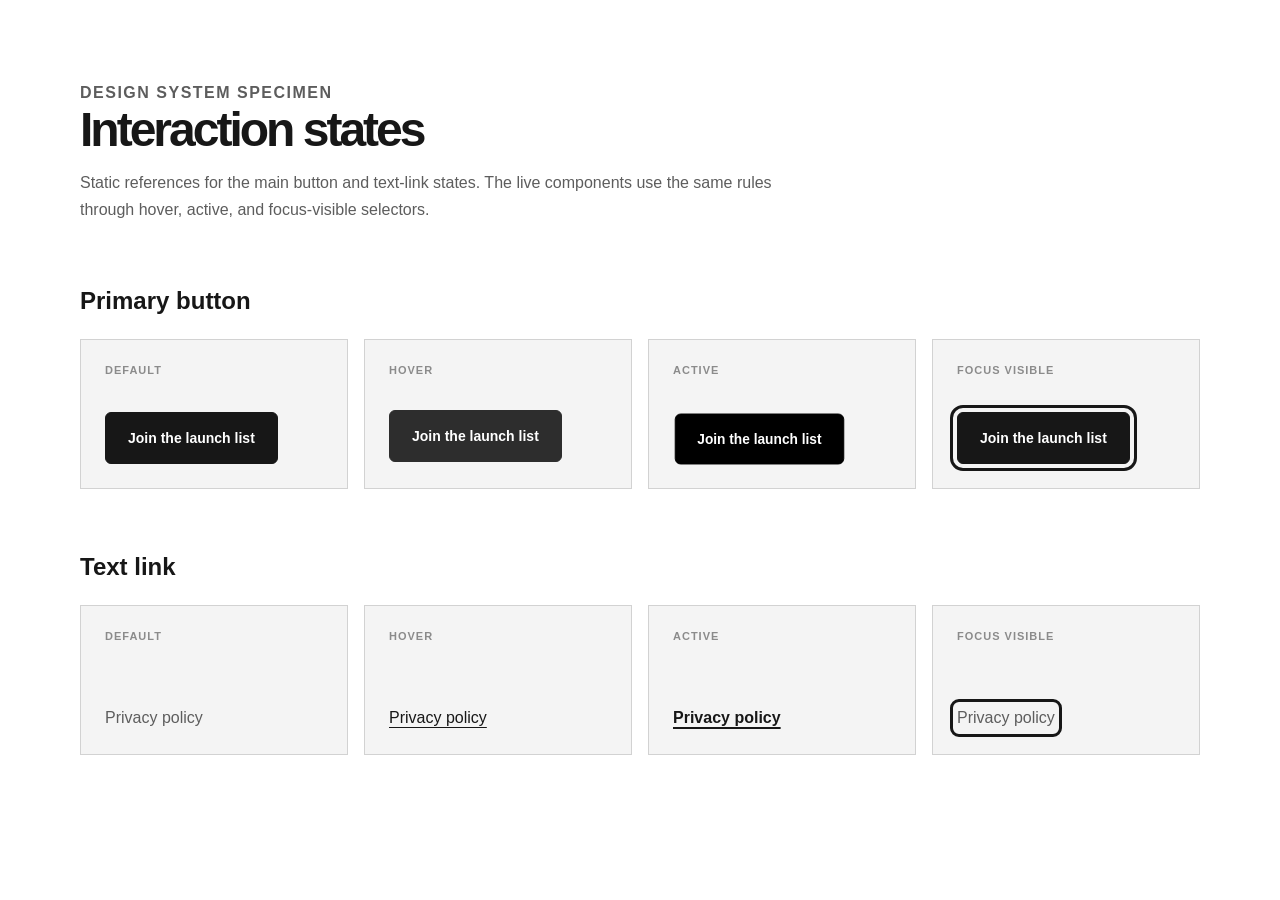
<file: interaction-states.html>
<!doctype html>
<html lang="en">
  <head>
    <meta charset="UTF-8">
    <meta name="viewport" content="width=device-width, initial-scale=1.0">
    <title>Avenue — Interaction States</title>
    <link rel="icon" href="assets/favicon-32.png" type="image/png">
    <link rel="stylesheet" href="wireframe.css">
    <link rel="stylesheet" href="interaction-states.css">
  </head>
  <body>
    <main class="wf-states-page wf-container">
      <header class="wf-states-header">
        <p class="wf-label">Design system specimen</p>
        <h1>Interaction states</h1>
        <p>Static references for the main button and text-link states. The live components use the same rules through hover, active, and focus-visible selectors.</p>
      </header>

      <section class="wf-state-group">
        <h2>Primary button</h2>
        <div class="wf-state-grid">
          <div class="wf-state-card">
            <span>Default</span>
            <a class="wf-button" href="#button-default">Join the launch list</a>
          </div>
          <div class="wf-state-card">
            <span>Hover</span>
            <a class="wf-button wf-button-state-hover" href="#button-hover">Join the launch list</a>
          </div>
          <div class="wf-state-card">
            <span>Active</span>
            <a class="wf-button wf-button-state-active" href="#button-active">Join the launch list</a>
          </div>
          <div class="wf-state-card">
            <span>Focus visible</span>
            <a class="wf-button wf-button-state-focus" href="#button-focus">Join the launch list</a>
          </div>
        </div>
      </section>

      <section class="wf-state-group">
        <h2>Text link</h2>
        <div class="wf-state-grid">
          <div class="wf-state-card">
            <span>Default</span>
            <a class="wf-link" href="#link-default">Privacy policy</a>
          </div>
          <div class="wf-state-card">
            <span>Hover</span>
            <a class="wf-link wf-link-state-hover" href="#link-hover">Privacy policy</a>
          </div>
          <div class="wf-state-card">
            <span>Active</span>
            <a class="wf-link wf-link-state-active" href="#link-active">Privacy policy</a>
          </div>
          <div class="wf-state-card">
            <span>Focus visible</span>
            <a class="wf-link wf-link-state-focus" href="#link-focus">Privacy policy</a>
          </div>
        </div>
      </section>
    </main>
  </body>
</html>
</file>
<file: styles.css>
@import url("https://fonts.googleapis.com/css2?family=DM+Sans:wght@400;500;600;700&display=swap");

:root {
  --teal: #1ab3ad;
  --teal-dark: #105257;
  --teal-soft: #e8f6f4;
  --orange: #e95d24;
  --orange-soft: #feebe6;
  --white: #fffffe;
  --warm: #f7f5f1;
  --ink: #17172b;
  --body: #62645f;
  --muted: #8b8d88;
  --line: #e5e5df;
  --font: "DM Sans", Arial, sans-serif;
  --shadow: 0 24px 70px rgba(16, 82, 87, .12);
}

* { box-sizing: border-box; }
html { scroll-behavior: smooth; }
body { margin: 0; overflow-x: hidden; color: var(--ink); background: var(--white); font-family: var(--font); -webkit-font-smoothing: antialiased; }
a { color: inherit; text-decoration: none; }
button, input { font: inherit; }
img { max-width: 100%; display: block; }
.sr-only { position: absolute; width: 1px; height: 1px; overflow: hidden; clip: rect(0, 0, 0, 0); }

.site-header {
  width: min(100% - 48px, 1180px);
  height: 82px;
  margin: 0 auto;
  display: flex;
  align-items: center;
  justify-content: space-between;
  position: relative;
  z-index: 20;
}
.brand { display: inline-flex; align-items: center; gap: 9px; color: var(--teal-dark); font-size: 24px; font-weight: 700; letter-spacing: -.8px; }
.brand-mark { width: 35px; height: 35px; flex: none; object-fit: contain; }
.site-nav { display: flex; align-items: center; gap: 32px; color: var(--teal-dark); font-size: 14px; font-weight: 600; }
.site-nav a { transition: color .2s, background .2s; }
.site-nav a:not(.nav-cta):hover { color: var(--teal); }
.nav-cta { padding: 12px 19px; color: var(--white); background: var(--teal-dark); border-radius: 12px; }
.nav-cta:hover { background: var(--teal); }
.menu-toggle { display: none; padding: 8px; background: transparent; border: 0; }

.hero {
  width: min(100% - 48px, 1180px);
  min-height: 720px;
  margin: 0 auto;
  padding: 70px 0 100px;
  display: grid;
  grid-template-columns: .9fr 1.1fr;
  align-items: center;
  gap: 90px;
}
.eyebrow { margin: 0 0 20px; color: var(--teal-dark); font-size: 12px; font-weight: 700; letter-spacing: 1.8px; text-transform: uppercase; }
.hero h1, .section-intro h2, .organiser-copy h2, .final-cta h2 {
  margin: 0;
  color: var(--teal-dark);
  font-size: clamp(56px, 6.4vw, 88px);
  line-height: .98;
  letter-spacing: -5px;
}
.hero-intro { max-width: 520px; margin: 28px 0 32px; color: var(--body); font-size: 19px; line-height: 1.65; }
.hero-actions { display: flex; align-items: center; gap: 14px; }
.button { min-height: 52px; padding: 0 22px; display: inline-flex; align-items: center; justify-content: center; gap: 22px; border-radius: 13px; font-size: 14px; font-weight: 700; transition: transform .2s, background .2s; }
.button:hover { transform: translateY(-2px); }
.button-primary { color: var(--white); background: var(--teal-dark); }
.button-primary:hover { background: var(--teal); }
.button-link { color: var(--teal-dark); }
.hero-meta { margin-top: 30px; display: flex; gap: 26px; color: var(--muted); font-size: 11px; }
.hero-meta span { display: flex; align-items: center; gap: 8px; }
.hero-meta span::before { content: ""; width: 5px; height: 5px; background: var(--teal); border-radius: 50%; }

.hero-visual { display: flex; justify-content: center; }
.hero-panel {
  width: min(100%, 560px);
  min-height: 610px;
  padding: 55px 55px 0;
  position: relative;
  display: flex;
  justify-content: center;
  align-items: flex-end;
  background: var(--teal-soft);
  border-radius: 36px;
  overflow: hidden;
}
.hero-panel::before { content: ""; width: 230px; height: 230px; position: absolute; top: -90px; right: -80px; background: var(--orange-soft); border-radius: 50%; }
.phone-frame { width: 280px; padding: 7px; overflow: hidden; background: var(--ink); border: 1px solid var(--ink); border-radius: 38px; box-shadow: var(--shadow); }
.phone-frame img { width: 100%; aspect-ratio: 1290 / 2796; border-radius: 30px; object-fit: cover; }
.hero-phone { margin-bottom: -105px; position: relative; z-index: 1; }
.hero-panel-copy {
  width: 190px;
  padding: 15px;
  position: absolute;
  z-index: 2;
  right: 24px;
  bottom: 38px;
  display: flex;
  gap: 10px;
  align-items: flex-start;
  background: var(--white);
  border: 1px solid var(--line);
  border-radius: 16px;
  box-shadow: 0 14px 35px rgba(16,82,87,.12);
}
.status-dot { width: 10px; height: 10px; margin-top: 4px; flex: none; background: var(--orange); border-radius: 50%; }
.hero-panel-copy p { margin: 0; color: var(--muted); font-size: 10px; line-height: 1.45; }
.hero-panel-copy strong { display: block; margin-bottom: 2px; color: var(--teal-dark); font-size: 12px; }

.benefits {
  width: min(100% - 48px, 1180px);
  margin: 0 auto;
  display: grid;
  grid-template-columns: repeat(3, 1fr);
  border-top: 1px solid var(--line);
  border-bottom: 1px solid var(--line);
}
.benefits article { min-height: 230px; padding: 42px 38px; border-right: 1px solid var(--line); }
.benefits article:last-child { border-right: 0; }
.benefit-icon { width: 42px; height: 42px; margin-bottom: 28px; display: grid; place-items: center; color: var(--teal-dark); background: var(--teal-soft); border-radius: 12px; font-size: 20px; }
.benefit-icon.orange { color: var(--orange); background: var(--orange-soft); }
.benefits h2 { margin: 0 0 10px; font-size: 20px; letter-spacing: -.4px; }
.benefits p { margin: 0; color: var(--body); font-size: 14px; line-height: 1.65; }

.section { width: min(100% - 48px, 1120px); margin: 0 auto; padding: 135px 0; }
.section-intro { max-width: 750px; margin-bottom: 110px; }
.section-intro h2 { font-size: clamp(48px, 5vw, 70px); letter-spacing: -4px; }
.section-intro > p:last-child { max-width: 590px; margin: 28px 0 0; color: var(--body); font-size: 17px; line-height: 1.7; }
.product-row { min-height: 650px; margin-bottom: 120px; display: grid; grid-template-columns: 1fr 1fr; gap: 100px; align-items: center; }
.product-row:last-child { margin-bottom: 0; }
.product-row.reverse .product-copy { order: 2; }
.product-row.reverse .product-image { order: 1; }
.product-copy { position: relative; }
.step-number { position: absolute; top: 2px; right: 0; color: var(--teal); font-size: 12px; font-weight: 700; }
.product-copy .eyebrow { margin-bottom: 16px; }
.product-copy h3 { max-width: 480px; margin: 0 0 22px; color: var(--ink); font-size: clamp(36px, 4vw, 52px); line-height: 1.05; letter-spacing: -2.5px; }
.product-copy > p:not(.eyebrow) { max-width: 490px; margin: 0; color: var(--body); font-size: 16px; line-height: 1.7; }
.check-list { margin: 30px 0 0; padding: 0; list-style: none; }
.check-list li { padding: 11px 0 11px 28px; position: relative; color: var(--teal-dark); border-bottom: 1px solid var(--line); font-size: 13px; font-weight: 600; }
.check-list li::before { content: "✓"; position: absolute; left: 0; color: var(--teal); }
.product-image { min-height: 650px; padding: 55px 45px 0; display: flex; justify-content: center; align-items: flex-end; border-radius: 32px; overflow: hidden; }
.product-image.mint { background: var(--teal-soft); }
.product-image.peach { background: var(--orange-soft); }
.product-image .phone-frame { margin-bottom: -120px; }

.organiser-section { padding: 120px 32px 0; color: var(--white); background: var(--teal-dark); overflow: hidden; }
.organiser-inner { width: min(100%, 1120px); min-height: 660px; margin: 0 auto; display: grid; grid-template-columns: 1fr .8fr; gap: 100px; align-items: center; }
.organiser-copy .eyebrow { color: #8fe0db; }
.organiser-copy h2 { color: var(--white); font-size: clamp(48px, 5vw, 70px); letter-spacing: -4px; }
.organiser-copy > p:not(.eyebrow) { max-width: 540px; margin: 28px 0; color: rgba(255,255,254,.68); font-size: 17px; line-height: 1.7; }
.organiser-points { margin: 0 0 36px; display: flex; flex-wrap: wrap; gap: 9px; }
.organiser-points span { padding: 9px 12px; color: #c8f1ee; border: 1px solid rgba(255,255,254,.2); border-radius: 99px; font-size: 11px; font-weight: 600; }
.button-light { color: var(--teal-dark); background: var(--white); }
.dashboard-card { width: 360px; height: 580px; margin-top: 80px; justify-self: end; overflow: hidden; background: var(--warm); border: 8px solid var(--ink); border-bottom: 0; border-radius: 40px 40px 0 0; box-shadow: 0 30px 65px rgba(0,0,0,.25); }
.dashboard-card img { width: 100%; height: auto; }

.final-cta { padding: 135px 32px; text-align: center; background: var(--warm); }
.cta-logo { width: 54px; height: 54px; margin: 0 auto 24px; }
.final-cta h2 { font-size: clamp(50px, 6vw, 80px); letter-spacing: -4.5px; }
.final-cta > p:not(.eyebrow) { margin: 24px 0 32px; color: var(--body); font-size: 17px; }

.site-footer { min-height: 135px; padding: 35px max(24px, calc((100% - 1120px) / 2)); display: grid; grid-template-columns: 1fr auto 1fr; align-items: center; gap: 28px; color: var(--white); background: #0c3e42; }
.footer-brand { color: var(--white); }
.footer-links { display: flex; gap: 24px; color: rgba(255,255,254,.65); font-size: 11px; }
.footer-links a:hover { color: var(--white); }
.site-footer > p { margin: 0; color: rgba(255,255,254,.42); font-size: 10px; text-align: right; }

/* Legal and support pages */
.legal-body { background: var(--warm); }
.legal-header { border-bottom: 1px solid var(--line); background: rgba(255,255,254,.94); }
.legal-main { width: min(100% - 48px, 760px); margin: 0 auto; padding: 90px 0 120px; }
.legal-main .eyebrow { margin-bottom: 16px; }
.legal-main h1 { margin: 0 0 20px; color: var(--teal-dark); font-size: clamp(44px, 7vw, 68px); line-height: 1; letter-spacing: -3px; }
.legal-main .updated { margin: 0 0 55px; color: var(--muted); font-size: 12px; }
.legal-main h2 { margin: 42px 0 12px; color: var(--teal-dark); font-size: 22px; }
.legal-main h3 { margin: 28px 0 10px; font-size: 16px; }
.legal-main p, .legal-main li { color: var(--body); font-size: 15px; line-height: 1.75; }
.legal-main a { color: var(--teal-dark); text-decoration: underline; text-decoration-color: var(--teal); text-underline-offset: 3px; }
.legal-main ul, .legal-main ol { padding-left: 22px; }
.legal-note { padding: 18px 20px; background: var(--orange-soft); border-left: 3px solid var(--orange); border-radius: 0 10px 10px 0; }
.back-link { color: var(--teal-dark); font-size: 13px; font-weight: 700; }
.legal-footer { padding: 35px 24px; text-align: center; color: rgba(255,255,254,.55); background: var(--teal-dark); font-size: 11px; }

.privacy-page .legal-header { position: relative; z-index: 2; backdrop-filter: blur(14px); }
.privacy-shell { width: min(100% - 48px, 1180px); margin: 0 auto; padding: 72px 0 120px; display: grid; grid-template-columns: 250px minmax(0, 1fr); gap: 70px; align-items: start; }
.privacy-nav { position: sticky; top: 28px; padding-top: 18px; }
.privacy-nav nav { display: flex; flex-direction: column; border-top: 1px solid var(--line); }
.privacy-nav nav a { padding: 11px 0; display: grid; grid-template-columns: 28px 1fr; gap: 8px; color: var(--body); border-bottom: 1px solid var(--line); font-size: 12px; line-height: 1.35; }
.privacy-nav nav a span { color: var(--teal); font-size: 9px; font-weight: 700; }
.privacy-help { margin-top: 28px; padding: 18px; display: flex; flex-direction: column; gap: 5px; color: var(--white); background: var(--teal-dark); border-radius: 14px; }
.privacy-help span { color: rgba(255,255,254,.55); font-size: 10px; text-transform: uppercase; letter-spacing: 1px; }
.privacy-help a { font-size: 12px; font-weight: 600; }
.privacy-document.legal-main { width: 100%; margin: 0; padding: clamp(38px, 6vw, 72px); background: var(--white); border: 1px solid var(--line); border-radius: 24px; box-shadow: var(--shadow); }
.privacy-document [data-custom-class="title"] h1 { margin: 0 0 15px; color: var(--teal-dark) !important; font-family: var(--font) !important; font-size: clamp(43px, 6vw, 68px) !important; line-height: .98; letter-spacing: -3.5px; }
.privacy-document [data-custom-class="subtitle"] { display: inline-flex; margin-bottom: 34px; padding: 7px 12px; color: #a3421b !important; background: var(--orange-soft); border-radius: 99px; font-family: var(--font) !important; font-size: 11px !important; }
.privacy-document [data-custom-class="body"] > div:nth-child(3),
.privacy-document [data-custom-class="body"] > div:nth-child(4),
.privacy-document [data-custom-class="body"] > div:nth-child(5) { display: none; }
.privacy-document [data-custom-class="heading_1"] h2 { margin: 58px 0 18px; color: var(--teal-dark) !important; font-family: var(--font) !important; font-size: clamp(22px, 3vw, 28px) !important; line-height: 1.2; letter-spacing: -.8px; }
.privacy-document [data-custom-class="heading_2"] h3 { margin: 32px 0 12px; color: var(--teal-dark) !important; font-family: var(--font) !important; font-size: 18px !important; }
.privacy-document [data-custom-class="body_text"],
.privacy-document [data-custom-class="body_text"] * { color: var(--body) !important; font-family: var(--font) !important; font-size: 15px !important; line-height: 1.75; }
.privacy-document [data-custom-class="body_text"] strong { color: var(--ink) !important; }
.privacy-document [data-custom-class="link"],
.privacy-document [data-custom-class="link"] * { color: var(--teal-dark) !important; font-family: var(--font) !important; font-size: inherit !important; font-weight: 600; text-decoration: underline; text-decoration-color: var(--teal); word-break: break-word; }
.privacy-document li::marker { color: var(--teal); }
.privacy-document [id] { scroll-margin-top: 24px; }
.privacy-document bdt:empty { display: none; }
.terms-document section { scroll-margin-top: 24px; }
.terms-document p { margin: 0 0 18px; }
.terms-document ul { margin: 0 0 24px; padding-left: 24px; }
.terms-document li { margin-bottom: 9px; }
.terms-document .terms-intro [data-custom-class="heading_1"] h2 { margin-top: 44px; }
.terms-page .privacy-nav { max-height: calc(100vh - 56px); overflow-y: auto; scrollbar-width: thin; }
.terms-page .privacy-nav nav a { padding: 8px 0; }
.terms-page .privacy-help { margin-bottom: 18px; }
.policy-placeholder { padding: 2px 6px; color: #a3421b !important; background: var(--orange-soft); border-radius: 4px; font-weight: 700; }
.policy-attribution { margin-top: 60px; padding-top: 22px; color: var(--muted); border-top: 1px solid var(--line); font-size: 11px; }
.back-to-top { width: 44px; height: 44px; position: fixed; right: 24px; bottom: 24px; display: grid; place-items: center; color: var(--white); background: var(--teal); border-radius: 13px; box-shadow: var(--shadow); font-size: 20px; }

@media (max-width: 900px) {
  .hero { grid-template-columns: 1fr; gap: 55px; text-align: center; }
  .hero-copy { display: flex; flex-direction: column; align-items: center; }
  .hero-meta { justify-content: center; }
  .benefits { grid-template-columns: 1fr; }
  .benefits article { min-height: 0; border-right: 0; border-bottom: 1px solid var(--line); }
  .benefits article:last-child { border-bottom: 0; }
  .product-row, .product-row.reverse { grid-template-columns: 1fr; gap: 55px; }
  .product-row.reverse .product-copy, .product-row.reverse .product-image { order: initial; }
  .product-copy { max-width: 600px; }
  .organiser-inner { grid-template-columns: 1fr 1fr; gap: 50px; }
  .site-footer { grid-template-columns: 1fr; text-align: center; }
  .footer-brand, .footer-links { justify-content: center; }
  .site-footer > p { text-align: center; }
  .privacy-shell { grid-template-columns: 210px minmax(0, 1fr); gap: 35px; }
}

@media (max-width: 700px) {
  .site-header { width: min(100% - 32px, 1180px); height: 72px; }
  .brand { font-size: 22px; }
  .brand-mark { width: 32px; height: 32px; }
  .menu-toggle { width: 40px; height: 40px; display: flex; flex-direction: column; justify-content: center; gap: 6px; }
  .menu-toggle > span:not(.sr-only) { width: 24px; height: 2px; background: var(--teal-dark); }
  .site-nav { display: none; position: absolute; top: 66px; left: 0; right: 0; padding: 24px; flex-direction: column; align-items: stretch; gap: 20px; background: var(--white); border: 1px solid var(--line); border-radius: 16px; box-shadow: var(--shadow); }
  .site-nav.open { display: flex; }
  .nav-cta { text-align: center; }
  .hero { width: min(100% - 32px, 1180px); min-height: 0; padding: 62px 0 85px; gap: 50px; }
  .hero h1 { font-size: clamp(50px, 15vw, 68px); letter-spacing: -3.5px; }
  .hero-intro { font-size: 16px; }
  .hero-actions { width: 100%; flex-direction: column; }
  .hero-actions .button { width: 100%; max-width: 330px; }
  .hero-meta { gap: 14px; flex-wrap: wrap; }
  .hero-panel { min-height: 540px; padding: 42px 20px 0; border-radius: 26px; }
  .hero-phone { width: 250px; margin-bottom: -75px; }
  .hero-panel-copy { right: 12px; bottom: 25px; }
  .benefits { width: min(100% - 32px, 1180px); }
  .benefits article { padding: 32px 24px; }
  .section { width: min(100% - 32px, 1120px); padding: 95px 0; }
  .section-intro { margin-bottom: 75px; }
  .section-intro h2, .organiser-copy h2 { font-size: 45px; letter-spacing: -3px; }
  .product-row { min-height: 0; margin-bottom: 95px; }
  .product-copy h3 { font-size: 37px; letter-spacing: -2px; }
  .product-image { min-height: 540px; padding: 42px 25px 0; border-radius: 24px; }
  .product-image .phone-frame { width: 250px; margin-bottom: -80px; }
  .organiser-section { padding: 90px 20px 0; }
  .organiser-inner { grid-template-columns: 1fr; gap: 45px; }
  .dashboard-card { width: min(100%, 330px); height: 530px; margin-top: 0; justify-self: center; }
  .final-cta { padding: 95px 20px; }
  .final-cta h2 { font-size: 48px; letter-spacing: -3px; }
  .footer-links { flex-wrap: wrap; }
  .legal-main { width: min(100% - 36px, 760px); padding: 65px 0 90px; }
  .privacy-shell { width: min(100% - 28px, 760px); padding: 38px 0 80px; display: block; }
  .privacy-nav { position: static; padding: 0; }
  .privacy-nav > .eyebrow, .privacy-nav nav { display: none; }
  .privacy-help { margin: 0 0 18px; }
  .privacy-document.legal-main { padding: 32px 22px 48px; border-radius: 18px; }
}

@media print {
  @page { size: A4; margin: 12mm; }
  * { -webkit-print-color-adjust: exact !important; print-color-adjust: exact !important; }
  .site-header { width: 100%; height: 54px; }
  .menu-toggle { display: none !important; }
  .site-nav { display: flex !important; }
  .button { border: 1px solid currentColor; }
  .hero { width: 100%; min-height: 0; padding: 30px 0 45px; gap: 35px; break-inside: auto; }
  .hero h1 { font-size: 54px; }
  .hero-intro { font-size: 15px; }
  .hero-panel { min-height: 440px; padding-top: 35px; }
  .hero-phone { width: 210px; margin-bottom: -60px; }
  .benefits { width: 100%; break-inside: avoid; }
  .benefits article { min-height: 0; padding: 24px 20px; }
  .section { width: 100%; padding: 55px 0; }
  .section-intro { margin-bottom: 45px; }
  .section-intro h2 { font-size: 48px; }
  .product-row { min-height: 0; margin-bottom: 55px; gap: 45px; break-inside: avoid; }
  .product-copy h3 { font-size: 36px; }
  .product-image { min-height: 480px; padding-top: 35px; }
  .product-image .phone-frame { width: 220px; margin-bottom: -70px; }
  .organiser-section { padding: 55px 24px 0; break-inside: avoid; }
  .organiser-inner { min-height: 520px; gap: 45px; }
  .organiser-copy h2 { font-size: 48px; }
  .dashboard-card { width: 270px; height: 440px; margin-top: 45px; }
  .final-cta { padding: 65px 24px; break-inside: avoid; }
  .final-cta h2 { font-size: 54px; }
  .site-footer { min-height: 90px; break-inside: avoid; }
}

@media (prefers-reduced-motion: reduce) {
  html { scroll-behavior: auto; }
  .button { transition: none; }
}
</file>
<file: landing.css>
:root {
  --action: #105257;
  --action-hover: #0c4347;
  --accent: #e95d24;
  --heading: #17172b;
  --text: #62645f;
  --muted: #7d807a;
  --border: #e5e5df;
  --subtle: #f7f5f1;
  --surface: #fffffe;
  --soft-teal: #e6f2ef;
  --inverse: #ffffff;
  --font: ui-sans-serif, -apple-system, BlinkMacSystemFont, "Segoe UI", sans-serif;
  --shadow: 0 4px 16px rgba(23, 23, 43, .06);
}

* { box-sizing: border-box; }
html { scroll-behavior: smooth; }
body {
  margin: 0;
  overflow-x: hidden;
  color: var(--text);
  background: var(--surface);
  font-family: var(--font);
  -webkit-font-smoothing: antialiased;
}
a { color: inherit; text-decoration: none; }
img, svg { display: block; }
svg {
  fill: none;
  stroke: currentColor;
  stroke-linecap: round;
  stroke-linejoin: round;
  stroke-width: 1.7;
}
.section-shell { width: min(100% - 48px, 1120px); margin-inline: auto; }
.skip-link {
  padding: 10px 14px;
  position: fixed;
  top: 8px;
  left: 8px;
  z-index: 100;
  color: var(--inverse);
  background: var(--action);
  border-radius: 8px;
  transform: translateY(-150%);
}
.skip-link:focus { transform: translateY(0); }

.site-header {
  width: min(100% - 48px, 1120px);
  height: 80px;
  margin-inline: auto;
  display: flex;
  align-items: center;
  justify-content: space-between;
  border-bottom: 1px solid var(--border);
}
.brand {
  display: inline-flex;
  align-items: center;
  gap: 9px;
  color: var(--heading);
  font-size: 23px;
  font-weight: 750;
  letter-spacing: -.7px;
}
.brand img { width: 36px; height: 36px; }
.button {
  min-height: 48px;
  padding: 0 20px;
  display: inline-flex;
  align-items: center;
  justify-content: center;
  color: var(--inverse);
  background: var(--action);
  border: 1px solid var(--action);
  border-radius: 10px;
  font-size: 14px;
  font-weight: 700;
  transition: background-color 160ms ease, border-color 160ms ease, transform 160ms ease;
}
.button:hover { background: var(--action-hover); border-color: var(--action-hover); transform: translateY(-1px); }
.button:active { background: #08373a; border-color: #08373a; transform: translateY(1px); }
.button-small { min-height: 44px; padding-inline: 17px; font-size: 13px; }
.button-large { min-height: 56px; padding-inline: 24px; }

.hero {
  min-height: 700px;
  padding: 88px 0 104px;
  display: grid;
  grid-template-columns: minmax(0, 7fr) minmax(360px, 5fr);
  gap: 80px;
  align-items: center;
}
.eyebrow {
  margin: 0 0 18px;
  color: var(--action);
  font-size: 12px;
  font-weight: 750;
  letter-spacing: .12em;
  text-transform: uppercase;
}
h1, h2, h3 { color: var(--heading); }
h1 {
  max-width: 680px;
  margin: 0;
  font-size: clamp(54px, 5.4vw, 68px);
  line-height: 1;
  letter-spacing: -.04em;
}
.hero-lead {
  max-width: 620px;
  margin: 28px 0 32px;
  font-size: 18px;
  line-height: 1.62;
}
.cta-group { display: flex; flex-direction: column; align-items: flex-start; gap: 10px; }
.cta-group > p { margin: 0; color: var(--muted); font-size: 12px; line-height: 1.5; }

.purpose-panel {
  min-height: 472px;
  padding: 28px;
  position: relative;
  overflow: hidden;
  background: var(--subtle);
  border: 1px solid var(--border);
  border-radius: 16px;
}
.purpose-panel::before {
  content: "";
  width: 230px;
  height: 230px;
  position: absolute;
  right: -90px;
  bottom: -90px;
  background: var(--soft-teal);
  border-radius: 50%;
}
.purpose-topline {
  position: relative;
  z-index: 1;
  display: flex;
  justify-content: space-between;
  color: var(--heading);
  font-size: 12px;
  font-weight: 700;
}
.status { display: inline-flex; align-items: center; gap: 8px; color: var(--text); font-weight: 600; }
.status i { width: 7px; height: 7px; background: var(--accent); border-radius: 50%; }
.purpose-statement {
  max-width: 320px;
  margin: 72px 0 48px;
  position: relative;
  z-index: 1;
}
.purpose-marker {
  width: 50px;
  height: 50px;
  margin-bottom: 20px;
  display: grid;
  place-items: center;
  color: var(--inverse);
  background: var(--action);
  border-radius: 50%;
  box-shadow: var(--shadow);
}
.purpose-marker svg { width: 25px; }
.purpose-statement p { margin: 0; color: var(--heading); font-size: 26px; font-weight: 700; line-height: 1.2; letter-spacing: -.025em; }
.purpose-options { position: relative; z-index: 1; display: grid; grid-template-columns: 1fr 1fr; gap: 12px; }
.purpose-options article {
  min-width: 0;
  padding: 16px;
  display: flex;
  gap: 12px;
  align-items: center;
  background: var(--surface);
  border: 1px solid var(--border);
  border-radius: 12px;
}
.option-icon {
  width: 38px;
  height: 38px;
  flex: none;
  display: grid;
  place-items: center;
  color: var(--action);
  background: var(--soft-teal);
  border-radius: 9px;
}
.option-icon svg { width: 20px; }
.purpose-options strong, .purpose-options span { display: block; }
.purpose-options strong { color: var(--heading); font-size: 13px; }
.purpose-options div > span { margin-top: 3px; color: var(--muted); font-size: 10px; }
.purpose-route {
  position: absolute;
  top: 130px;
  right: 42px;
  display: flex;
  align-items: center;
  transform: rotate(-13deg);
}
.purpose-route span { width: 9px; height: 9px; background: var(--accent); border: 3px solid var(--surface); border-radius: 50%; box-shadow: 0 0 0 1px var(--accent); }
.purpose-route i { width: 92px; border-top: 2px dashed #c7c9c3; }
.purpose-route span:last-child { background: var(--action); box-shadow: 0 0 0 1px var(--action); }

.problem { padding: 96px 0; background: var(--subtle); border-block: 1px solid var(--border); }
.problem-grid { display: grid; grid-template-columns: 1.2fr .8fr; gap: 96px; align-items: end; }
.problem h2, .section-heading h2, .process h2, .promise h2, .final-cta h2 {
  margin: 0;
  font-size: clamp(38px, 4vw, 48px);
  line-height: 1.08;
  letter-spacing: -.035em;
}
.problem-grid > p { margin: 0; font-size: 17px; line-height: 1.75; }

.benefits { padding-block: 112px; }
.section-heading {
  max-width: 760px;
  margin-bottom: 56px;
}
.section-heading > p:last-child { max-width: 620px; margin: 24px 0 0; font-size: 17px; line-height: 1.7; }
.benefit-grid { display: grid; grid-template-columns: repeat(3, 1fr); gap: 20px; }
.benefit-card {
  min-height: 650px;
  position: relative;
  display: flex;
  flex-direction: column;
  overflow: hidden;
  background: #f3f8f6;
  border: 1px solid var(--border);
  border-radius: 16px;
}
.benefit-card-narrow { background: #f7f4fb; }
.benefit-card-save { background: #faf4f0; }
.benefit-number {
  padding: 8px 10px;
  position: absolute;
  top: 22px;
  right: 22px;
  z-index: 4;
  color: var(--heading);
  background: rgba(255,255,255,.88);
  border: 1px solid rgba(229,229,223,.9);
  border-radius: 999px;
  box-shadow: var(--shadow);
  font-size: 10px;
  font-weight: 750;
}
.benefit-visual {
  height: 420px;
  position: relative;
  display: grid;
  place-items: start center;
}
.benefit-visual::before {
  content: "";
  width: 230px;
  height: 230px;
  position: absolute;
  top: 82px;
  border: 1px solid rgba(16,82,87,.1);
  border-radius: 50%;
}
.benefit-phone {
  width: 214px;
  padding: 6px;
  position: absolute;
  top: 30px;
  z-index: 2;
  overflow: hidden;
  background: #11111d;
  border: 1px solid rgba(23,23,43,.75);
  border-radius: 33px;
  box-shadow: 0 24px 48px rgba(23,23,43,.2);
  transform: rotate(-3deg);
  transform-origin: center top;
}
.benefit-card-narrow .benefit-phone { top: 38px; transform: rotate(2.5deg); }
.benefit-card-save .benefit-phone { top: 27px; transform: rotate(-1.5deg); }
.benefit-phone img {
  width: 100%;
  height: auto;
  border-radius: 27px;
}
.benefit-copy {
  min-height: 238px;
  margin-top: -12px;
  padding: 27px 28px 30px;
  position: relative;
  z-index: 3;
  display: flex;
  flex-direction: column;
  background: var(--surface);
  border-top: 1px solid var(--border);
  box-shadow: 0 -14px 30px rgba(23,23,43,.05);
}
.benefit-icon {
  width: 52px;
  height: 52px;
  display: grid;
  place-items: center;
  color: var(--action);
  background: var(--soft-teal);
  border-radius: 12px;
}
.benefit-icon svg { width: 25px; }
.benefit-grid h3 { margin: 24px 0 12px; font-size: 24px; line-height: 1.2; letter-spacing: -.02em; }
.benefit-grid p { margin: 0; font-size: 15px; line-height: 1.65; }

.process { padding: 104px 0; background: var(--subtle); border-block: 1px solid var(--border); }
.process-grid { display: grid; grid-template-columns: .85fr 1.15fr; gap: 96px; align-items: start; }
.process-copy { max-width: 480px; position: sticky; top: 32px; }
.steps { margin: 0; padding: 0; list-style: none; border-top: 1px solid var(--border); }
.steps li { padding: 28px 0; display: grid; grid-template-columns: 48px 1fr; gap: 20px; border-bottom: 1px solid var(--border); }
.steps li > span { padding-top: 5px; color: var(--action); font-size: 12px; font-weight: 750; }
.steps h3 { margin: 0 0 8px; font-size: 22px; letter-spacing: -.02em; }
.steps p { margin: 0; font-size: 15px; line-height: 1.65; }

.promise { padding: 108px 0; color: rgba(255,255,255,.7); background: var(--heading); }
.promise-grid { display: grid; grid-template-columns: 1fr 1fr; gap: 96px; align-items: start; }
.promise .eyebrow { color: #91c9c0; }
.promise h2 { color: var(--inverse); }
.promise-lead { max-width: 520px; margin: 24px 0 0; font-size: 17px; line-height: 1.7; }
.promise ul { margin: 0; padding: 0; list-style: none; border-top: 1px solid rgba(255,255,255,.18); }
.promise li { padding: 19px 0; display: grid; grid-template-columns: 30px 1fr; gap: 12px; color: var(--inverse); border-bottom: 1px solid rgba(255,255,255,.18); font-size: 15px; line-height: 1.5; }
.promise li span { color: #91c9c0; font-weight: 750; }

.final-cta { padding-block: 120px; text-align: center; }
.final-cta h2 { max-width: 760px; margin-inline: auto; }
.final-cta > p:not(.eyebrow) { margin: 24px 0 30px; font-size: 17px; }
.cta-group-centered { align-items: center; }

.site-footer { color: rgba(255,255,255,.62); background: #0e4448; }
.footer-inner {
  min-height: 130px;
  display: grid;
  grid-template-columns: 1fr auto 1fr;
  gap: 28px;
  align-items: center;
}
.footer-brand { color: var(--inverse); }
.footer-brand img { width: 32px; height: 32px; filter: brightness(0) invert(1); }
.site-footer nav { display: flex; gap: 24px; font-size: 12px; }
.site-footer nav a:hover { color: var(--inverse); }
.site-footer p { margin: 0; font-size: 11px; text-align: right; }

.button:focus-visible, .brand:focus-visible, .site-footer a:focus-visible {
  outline: 3px solid var(--accent);
  outline-offset: 3px;
}

@media (max-width: 800px) {
  .hero { min-height: 0; grid-template-columns: 1fr; gap: 64px; }
  .hero-copy { max-width: 700px; }
  .purpose-panel { width: min(100%, 620px); }
  .problem-grid, .process-grid, .promise-grid { grid-template-columns: 1fr; gap: 44px; }
  .benefit-grid { grid-template-columns: 1fr; }
  .benefit-card { min-height: 580px; }
  .benefit-visual { height: 390px; }
  .benefit-phone { width: 206px; }
  .benefit-copy { min-height: 200px; }
  .process-copy { position: static; }
}

@media (max-width: 520px) {
  .section-shell, .site-header { width: min(100% - 32px, 1120px); }
  .site-header { height: 70px; }
  .brand { font-size: 21px; }
  .brand img { width: 32px; height: 32px; }
  .button-small { min-height: 42px; padding-inline: 12px; font-size: 11px; }
  .hero { padding: 64px 0 72px; gap: 48px; }
  h1 { max-width: 355px; font-size: 44px; line-height: 1.08; letter-spacing: -.035em; }
  .hero-lead { margin: 22px 0 27px; font-size: 17px; line-height: 1.6; }
  .hero .button, .final-cta .button { width: 100%; }
  .purpose-panel { min-height: 430px; padding: 22px; }
  .purpose-statement { margin: 58px 0 38px; }
  .purpose-statement p { max-width: 280px; font-size: 23px; }
  .purpose-options { grid-template-columns: 1fr; }
  .purpose-route { top: 118px; right: 26px; }
  .purpose-route i { width: 58px; }
  .problem { padding: 72px 0; }
  .problem-grid { gap: 28px; }
  .problem h2, .section-heading h2, .process h2, .promise h2, .final-cta h2 { font-size: 34px; line-height: 1.14; }
  .problem-grid > p, .section-heading > p:last-child, .promise-lead, .final-cta > p:not(.eyebrow) { font-size: 16px; }
  .benefits { padding-block: 80px; }
  .section-heading { margin-bottom: 38px; }
  .benefit-grid { gap: 24px; }
  .benefit-card { min-height: 590px; }
  .benefit-visual { height: 390px; }
  .benefit-phone { width: 204px; top: 28px; }
  .benefit-card-narrow .benefit-phone { top: 34px; }
  .benefit-card-save .benefit-phone { top: 26px; }
  .benefit-copy { min-height: 210px; padding: 24px; }
  .benefit-number { top: 18px; right: 18px; }
  .benefit-grid h3 { margin-top: 20px; }
  .process { padding: 78px 0; }
  .process-grid { gap: 36px; }
  .steps li { padding: 24px 0; grid-template-columns: 38px 1fr; gap: 12px; }
  .promise { padding: 78px 0; }
  .promise-grid { gap: 36px; }
  .final-cta { padding-block: 88px; }
  .footer-inner { padding: 34px 0; grid-template-columns: 1fr; justify-items: start; gap: 22px; }
  .site-footer p { text-align: left; }
}

@media (prefers-reduced-motion: reduce) {
  html { scroll-behavior: auto; }
  .button { transition: none; }
  .button:hover, .button:active { transform: none; }
}
</file>
<file: wireframe.css>
:root {
  --black: #171717;
  --app-ink: #1a1a2e;
  --app-teal: #4a9d91;
  --app-teal-dark: #397c72;
  --app-teal-soft: #e4f2ef;
  --app-orange: #e95d24;
  --app-orange-soft: #feebe6;
  --app-warm: #f8f5f0;
  --app-border: #e5e2dc;
  --gray-900: #2d2d2d;
  --gray-700: #5d5d5d;
  --gray-500: #8b8b8b;
  --gray-300: #d2d2d2;
  --gray-200: #e7e7e7;
  --gray-100: #f4f4f4;
  --white: #ffffff;
  --font: Inter, ui-sans-serif, -apple-system, BlinkMacSystemFont, "Segoe UI", sans-serif;
}

* { box-sizing: border-box; }
html { scroll-behavior: smooth; }
body { margin: 0; color: var(--black); background: var(--white); font-family: var(--font); -webkit-font-smoothing: antialiased; }
a { color: inherit; text-decoration: none; }
.wf-container { width: min(100% - 48px, 1120px); margin: 0 auto; }

.wf-header {
  width: min(100% - 48px, 1120px);
  height: 80px;
  margin: 0 auto;
  display: flex;
  align-items: center;
  justify-content: space-between;
  border-bottom: 1px solid var(--gray-200);
}
.wf-brand { display: flex; align-items: center; gap: 9px; border-radius: 4px; font-size: 23px; font-weight: 700; letter-spacing: -.6px; transition: opacity 160ms ease; }
.wf-brand img { width: 34px; height: 34px; filter: grayscale(1); }
.wf-brand:hover { opacity: .68; }
.wf-brand:active { opacity: .48; }
.wf-button {
  min-height: 52px;
  padding: 0 22px;
  display: inline-flex;
  align-items: center;
  justify-content: center;
  color: var(--white);
  background: var(--black);
  border: 1px solid var(--black);
  border-radius: 6px;
  font-size: 14px;
  font-weight: 700;
  transition: background-color 160ms ease, border-color 160ms ease, transform 80ms ease;
}
.wf-button:hover { background: var(--gray-900); border-color: var(--gray-900); transform: translateY(-2px); }
.wf-button:active { background: #000000; border-color: #000000; transform: translateY(1px) scale(.98); }
.wf-button-small { min-height: 42px; padding: 0 17px; font-size: 13px; }

.wf-hero {
  min-height: 680px;
  padding: 88px 0 100px;
  display: grid;
  grid-template-columns: 1fr 1fr;
  gap: 90px;
  align-items: center;
}
.wf-label { margin: 0 0 18px; color: var(--gray-700); font-size: 11px; font-weight: 700; letter-spacing: 1.5px; text-transform: uppercase; }
.wf-hero h1, .wf-section-heading h2, .wf-problem h2, .wf-proof h2, .wf-final h2 {
  margin: 0;
  font-size: clamp(48px, 5.7vw, 76px);
  line-height: 1;
  letter-spacing: -4px;
}
.wf-lead { max-width: 520px; margin: 28px 0 32px; color: var(--gray-700); font-size: 18px; line-height: 1.65; }
.wf-note { margin: 14px 0 0; color: var(--gray-500); font-size: 11px; }

.wf-product { padding: 22px; background: var(--gray-100); border: 1px solid var(--gray-300); border-radius: 8px; }
.wf-product-bar { display: flex; justify-content: space-between; font-size: 12px; font-weight: 700; }
.wf-search { margin-top: 18px; padding: 15px; color: var(--gray-500); background: var(--white); border: 1px solid var(--gray-300); border-radius: 5px; font-size: 13px; }
.wf-filters { margin: 12px 0; display: flex; gap: 8px; }
.wf-filters span { padding: 8px 12px; background: var(--white); border: 1px solid var(--gray-300); border-radius: 99px; font-size: 11px; }
.wf-map { height: 285px; position: relative; background: repeating-linear-gradient(35deg, var(--gray-200) 0, var(--gray-200) 1px, transparent 1px, transparent 38px), repeating-linear-gradient(125deg, var(--gray-200) 0, var(--gray-200) 1px, transparent 1px, transparent 52px), var(--white); border: 1px solid var(--gray-300); }
.wf-pin { width: 30px; height: 30px; position: absolute; display: grid; place-items: center; color: var(--white); background: var(--gray-900); border: 3px solid var(--white); border-radius: 50%; font-size: 10px; font-weight: 700; box-shadow: 0 2px 6px rgba(0,0,0,.15); }
.wf-pin-one { top: 54px; left: 22%; }
.wf-pin-two { top: 130px; right: 28%; }
.wf-pin-three { right: 15%; bottom: 35px; }
.wf-result { margin-top: 12px; padding: 12px; display: flex; gap: 12px; align-items: center; background: var(--white); border: 1px solid var(--gray-300); border-radius: 5px; }
.wf-result-image { width: 58px; height: 50px; flex: none; background: var(--gray-300); }
.wf-result div:last-child { display: flex; flex-direction: column; gap: 5px; }
.wf-result strong { font-size: 13px; }
.wf-result span { color: var(--gray-500); font-size: 11px; }

.wf-problem { padding: 90px 0; background: var(--gray-100); border-top: 1px solid var(--gray-200); border-bottom: 1px solid var(--gray-200); }
.wf-problem-grid { display: grid; grid-template-columns: 1.2fr .8fr; gap: 100px; align-items: end; }
.wf-problem h2 { font-size: clamp(38px, 4.4vw, 58px); letter-spacing: -3px; }
.wf-problem-grid > p { margin: 0; color: var(--gray-700); font-size: 17px; line-height: 1.7; }

.wf-sneak-peek { padding: 120px 0; }
.wf-sneak-heading {
  margin-bottom: 56px;
  display: grid;
  grid-template-columns: 1.25fr .75fr;
  gap: 90px;
  align-items: end;
}
.wf-sneak-heading h2 {
  max-width: 720px;
  margin: 0;
  font-size: clamp(42px, 4.8vw, 64px);
  line-height: 1;
  letter-spacing: -3.5px;
}
.wf-sneak-heading > p {
  margin: 0;
  color: var(--gray-700);
  font-size: 16px;
  line-height: 1.7;
}
.wf-feature-cards {
  display: grid;
  grid-template-columns: repeat(3, 1fr);
  gap: 22px;
}
.wf-feature-card {
  min-height: 350px;
  padding: 30px;
  position: relative;
  display: flex;
  flex-direction: column;
  background: var(--white);
  border: 1px solid var(--gray-200);
  border-radius: 22px;
  box-shadow: 0 2px 8px rgba(23, 23, 23, .04);
}
.wf-feature-icon {
  width: 58px;
  height: 58px;
  display: grid;
  place-items: center;
  color: var(--gray-700);
  background: var(--gray-100);
  border-radius: 18px;
}
.wf-feature-icon svg {
  width: 27px;
  fill: none;
  stroke: currentColor;
  stroke-linecap: round;
  stroke-linejoin: round;
  stroke-width: 1.7;
}
.wf-feature-number {
  position: absolute;
  top: 32px;
  right: 30px;
  color: var(--gray-500);
  font-size: 10px;
  font-weight: 700;
  letter-spacing: 1px;
}
.wf-feature-card h3 {
  max-width: 260px;
  margin: auto 0 14px;
  font-size: 24px;
  line-height: 1.15;
  letter-spacing: -.7px;
}
.wf-feature-card p {
  margin: 0;
  color: var(--gray-700);
  font-size: 14px;
  line-height: 1.65;
}

.wf-flow { padding: 120px 0; }
.wf-section-heading { max-width: 800px; margin-bottom: 70px; }
.wf-section-heading h2 { font-size: clamp(42px, 4.8vw, 64px); letter-spacing: -3.5px; }
.wf-section-intro { max-width: 670px; margin: 24px 0 0; color: var(--gray-700); font-size: 17px; line-height: 1.65; }
.wf-steps { margin: 0; padding: 0; display: grid; grid-template-columns: repeat(3, 1fr); list-style: none; border-top: 1px solid var(--gray-300); border-bottom: 1px solid var(--gray-300); }
.wf-steps li { min-height: 260px; padding: 32px; border-right: 1px solid var(--gray-300); }
.wf-steps li:last-child { border-right: 0; }
.wf-step-number { color: var(--gray-500); font-size: 11px; font-weight: 700; }
.wf-steps h3 { margin: 65px 0 12px; font-size: 22px; letter-spacing: -.5px; }
.wf-steps p { margin: 0; color: var(--gray-700); font-size: 14px; line-height: 1.65; }

.flow-showcase {
  display: grid;
  grid-template-columns: minmax(240px, .72fr) minmax(580px, 1.65fr);
  gap: 56px;
  align-items: center;
}
.flow-story { margin: 0; padding: 0; list-style: none; }
.flow-story li {
  padding: 24px 0;
  display: grid;
  grid-template-columns: 38px 1fr;
  gap: 14px;
  color: var(--gray-500);
  border-bottom: 1px solid var(--gray-200);
}
.flow-story li:first-child { border-top: 1px solid var(--gray-200); }
.flow-story li > span { padding-top: 4px; font-size: 11px; font-weight: 700; }
.flow-story h3 { margin: 0 0 7px; color: inherit; font-size: 18px; letter-spacing: -.3px; }
.flow-story p { margin: 0; font-size: 13px; line-height: 1.55; }
.flow-story .is-current { color: var(--app-ink); }
.flow-story .is-current > span { color: var(--app-teal-dark); }

.app-demo {
  position: relative;
  overflow: hidden;
  color: var(--app-ink);
  background: var(--app-warm);
  border: 1px solid var(--app-border);
  border-radius: 32px;
  box-shadow: 0 18px 48px rgba(26, 26, 46, .1);
}
.app-demo button, .app-demo a { font: inherit; }
.app-demo-topbar {
  padding: 22px;
  display: grid;
  grid-template-columns: 48px 1fr 40px;
  gap: 14px;
  align-items: center;
  background: #fffffe;
}
.app-icon-button, .app-notification, .app-chip, .app-save, .app-details-button {
  border: 0;
  cursor: pointer;
}
.app-icon-button {
  width: 48px;
  height: 48px;
  display: grid;
  align-content: center;
  gap: 5px;
  padding: 0 13px;
  background: #fffffe;
  border-radius: 16px;
  box-shadow: 0 4px 14px rgba(26, 26, 46, .08);
}
.app-icon-button span { height: 2px; display: block; background: var(--app-ink); border-radius: 2px; }
.app-search {
  height: 48px;
  padding: 0 16px;
  display: flex;
  gap: 11px;
  align-items: center;
  color: #8b8d88;
  background: #fffffe;
  border: 1px solid var(--app-border);
  border-radius: 24px;
  font-size: 13px;
}
.app-search svg, .app-notification svg {
  width: 20px;
  fill: none;
  stroke: currentColor;
  stroke-linecap: round;
  stroke-linejoin: round;
  stroke-width: 1.8;
}
.app-notification {
  width: 40px;
  height: 40px;
  position: relative;
  display: grid;
  place-items: center;
  color: var(--app-ink);
  background: transparent;
}
.app-notification span {
  width: 8px;
  height: 8px;
  position: absolute;
  top: 6px;
  right: 4px;
  background: var(--app-orange);
  border-radius: 50%;
}
.app-filter-panel { padding: 0 22px 18px; background: #fffffe; border-bottom: 1px solid var(--app-border); }
.app-filter-row { display: flex; gap: 8px; overflow-x: auto; scrollbar-width: none; }
.app-filter-row::-webkit-scrollbar { display: none; }
.app-category-row { margin-top: 10px; }
.app-chip {
  min-height: 38px;
  padding: 0 15px;
  flex: 0 0 auto;
  display: inline-flex;
  gap: 8px;
  align-items: center;
  justify-content: center;
  color: var(--app-ink);
  background: #fffffe;
  border: 1px solid var(--app-border);
  border-radius: 999px;
  font-size: 12px;
  font-weight: 700;
  transition: color 150ms ease, background-color 150ms ease, border-color 150ms ease, transform 100ms ease;
}
.app-chip:hover { border-color: var(--app-teal); transform: translateY(-1px); }
.app-chip:active { transform: scale(.97); }
.app-chip.is-selected { color: #fffffe; background: var(--app-teal); border-color: var(--app-teal); }
.app-chip.is-selected-dark { color: #fffffe; background: var(--app-ink); border-color: var(--app-ink); }
.app-chip-icon { width: 42px; padding: 0; }
.app-chip-icon svg { width: 17px; fill: none; stroke: currentColor; stroke-width: 1.8; }
.app-grid-icon { width: 14px; display: grid; grid-template-columns: repeat(2, 5px); gap: 3px; }
.app-grid-icon i { width: 5px; height: 5px; background: currentColor; border-radius: 1px; }

.app-map {
  height: 310px;
  position: relative;
  overflow: hidden;
  background:
    linear-gradient(112deg, transparent 0 64%, #b8e4ef 64% 100%),
    repeating-linear-gradient(28deg, transparent 0 35px, #d7dde4 36px 39px, transparent 40px 72px),
    repeating-linear-gradient(118deg, transparent 0 47px, #d7dde4 48px 51px, transparent 52px 85px),
    #f9f8f3;
}
.app-map::before {
  content: "";
  width: 175px;
  height: 92px;
  position: absolute;
  top: 46px;
  left: 44%;
  background: #dff0d2;
  border-radius: 44% 56% 65% 35%;
  transform: rotate(-12deg);
}
.app-map-road {
  height: 5px;
  position: absolute;
  background: #c5cbd4;
  border: 2px solid #fffffe;
  transform-origin: left center;
}
.road-one { width: 78%; top: 34%; left: -5%; transform: rotate(13deg); }
.road-two { width: 62%; top: 72%; left: 8%; transform: rotate(-18deg); }
.road-three { width: 54%; top: 18%; left: 30%; transform: rotate(38deg); }
.app-map-label { position: absolute; z-index: 2; color: #70736f; font-size: 9px; font-weight: 700; letter-spacing: .8px; }
.label-one { top: 52%; left: 37%; transform: rotate(-6deg); }
.label-two { right: 8%; bottom: 20%; }
.app-marker {
  width: 34px;
  height: 40px;
  position: absolute;
  z-index: 3;
  display: grid;
  place-items: center;
  color: #fffffe;
  background: var(--app-teal);
  border: 3px solid #fffffe;
  border-radius: 50% 50% 50% 8px;
  box-shadow: 0 4px 10px rgba(26, 26, 46, .18);
  transform: rotate(-45deg);
  font-size: 0;
}
.app-marker::after { content: ""; width: 7px; height: 7px; background: currentColor; border-radius: 50%; }
.app-marker:hover { transform: rotate(-45deg) scale(1.1); }
.marker-food { top: 58%; left: 24%; background: var(--app-orange); }
.marker-music { top: 21%; left: 54%; }
.marker-art { bottom: 15%; left: 43%; background: var(--app-teal-dark); }
.marker-extra { top: 42%; right: 13%; background: #7050d8; }
.app-marker[hidden] { display: none; }
.app-result-count {
  margin: 0;
  padding: 9px 12px;
  position: absolute;
  top: 16px;
  left: 18px;
  z-index: 4;
  color: var(--app-ink);
  background: rgba(255, 255, 254, .94);
  border: 1px solid var(--app-border);
  border-radius: 999px;
  box-shadow: 0 4px 14px rgba(26, 26, 46, .06);
  font-size: 11px;
}
.app-result-count strong { color: var(--app-teal-dark); }

.app-event-card {
  margin: -24px 18px 18px;
  padding: 16px;
  position: relative;
  z-index: 5;
  display: grid;
  grid-template-columns: 92px 1fr 38px;
  gap: 14px;
  color: var(--app-ink);
  background: #fffffe;
  border: 1px solid var(--app-border);
  border-radius: 24px;
  box-shadow: 0 12px 32px rgba(26, 26, 46, .1);
}
.app-event-visual {
  min-height: 112px;
  display: grid;
  place-items: center;
  color: #747587;
  background: var(--app-ink);
  border-radius: 18px;
}
.app-event-visual svg { width: 28px; fill: none; stroke: currentColor; stroke-width: 1.7; }
.app-event-copy { min-width: 0; align-self: center; }
.app-event-tags { display: flex; gap: 6px; margin-bottom: 9px; }
.app-event-tags span {
  padding: 5px 9px;
  color: var(--app-teal-dark);
  background: var(--app-teal-soft);
  border-radius: 999px;
  font-size: 10px;
  font-weight: 700;
}
.app-event-copy h3 { margin: 0 0 8px; overflow: hidden; font-size: 18px; letter-spacing: -.4px; text-overflow: ellipsis; white-space: nowrap; }
.app-event-copy p { margin: 3px 0 0; overflow: hidden; color: #777975; font-size: 11px; text-overflow: ellipsis; white-space: nowrap; }
.app-save {
  width: 38px;
  height: 38px;
  display: grid;
  place-items: center;
  color: var(--app-teal-dark);
  background: #fffffe;
  border: 1px solid var(--app-border);
  border-radius: 13px;
}
.app-save svg { width: 18px; fill: none; stroke: currentColor; stroke-linejoin: round; stroke-width: 1.8; }
.app-save.is-saved { color: #fffffe; background: var(--app-teal-dark); border-color: var(--app-teal-dark); }
.app-save.is-saved svg { fill: currentColor; }
.app-view-button, .app-details-button {
  min-height: 42px;
  display: inline-flex;
  align-items: center;
  justify-content: center;
  border-radius: 14px;
  font-size: 12px;
  font-weight: 700;
}
.app-view-button { grid-column: 1 / 3; color: #fffffe; background: var(--app-teal-dark); }
.app-details-button { color: var(--app-ink); background: #fffffe; border: 1px solid var(--app-ink); }
.app-view-button:hover { background: #2f6d64; }
.app-details-button:hover { background: var(--app-warm); }
.app-demo button:focus-visible, .app-demo a:focus-visible { outline: 3px solid var(--app-orange); outline-offset: 2px; }

.wf-proof { padding: 100px 0; background: var(--gray-900); color: var(--white); }
.wf-proof-grid { display: grid; grid-template-columns: 1fr 1fr; gap: 100px; align-items: start; }
.wf-proof .wf-label { color: var(--gray-300); }
.wf-proof h2 { font-size: clamp(40px, 4.7vw, 62px); letter-spacing: -3px; }
.wf-requirements { margin: 0; padding: 0; list-style: none; border-top: 1px solid var(--gray-700); }
.wf-requirements li { padding: 20px 0; border-bottom: 1px solid var(--gray-700); font-size: 15px; }
.wf-requirements span { margin-right: 22px; color: var(--gray-500); font-size: 10px; }

.wf-final { padding: 130px 0; text-align: center; }
.wf-final h2 { max-width: 820px; margin: 0 auto; font-size: clamp(48px, 6vw, 78px); }
.wf-final > p:not(.wf-label) { margin: 26px 0 32px; color: var(--gray-700); font-size: 17px; }

.wf-footer { padding: 32px 0; color: var(--gray-700); border-top: 1px solid var(--gray-200); font-size: 11px; }
.wf-footer .wf-container { display: flex; justify-content: space-between; gap: 24px; }
.wf-footer nav { display: flex; gap: 22px; }
.wf-footer a {
  padding: 3px 0;
  border-radius: 2px;
  text-decoration: underline;
  text-decoration-color: transparent;
  text-decoration-thickness: 1px;
  text-underline-offset: 4px;
  transition: color 160ms ease, text-decoration-color 160ms ease;
}
.wf-footer a:hover { color: var(--black); text-decoration-color: currentColor; }
.wf-footer a:active { color: var(--black); font-weight: 700; text-decoration-thickness: 2px; }

.wf-link {
  display: inline-block;
  padding: 3px 0;
  border-radius: 2px;
  color: var(--gray-700);
  text-decoration: underline;
  text-decoration-color: transparent;
  text-decoration-thickness: 1px;
  text-underline-offset: 4px;
  transition: color 160ms ease, text-decoration-color 160ms ease;
}
.wf-link:hover { color: var(--black); text-decoration-color: currentColor; }
.wf-link:active { color: var(--black); font-weight: 700; text-decoration-thickness: 2px; }

.wf-button:focus-visible,
.wf-brand:focus-visible,
.wf-footer a:focus-visible,
.wf-link:focus-visible {
  outline: 3px solid var(--black);
  outline-offset: 4px;
}

@media (max-width: 800px) {
  .wf-hero { grid-template-columns: 1fr; gap: 55px; }
  .wf-problem-grid, .wf-proof-grid { grid-template-columns: 1fr; gap: 40px; }
  .wf-sneak-heading { grid-template-columns: 1fr; gap: 24px; }
  .wf-feature-cards { grid-template-columns: 1fr; }
  .wf-feature-card { min-height: 260px; }
  .wf-steps { grid-template-columns: 1fr; }
  .wf-steps li { min-height: 0; border-right: 0; border-bottom: 1px solid var(--gray-300); }
  .wf-steps li:last-child { border-bottom: 0; }
  .wf-steps h3 { margin-top: 30px; }
  .flow-showcase { grid-template-columns: 1fr; gap: 40px; }
  .flow-story { display: grid; grid-template-columns: repeat(3, 1fr); }
  .flow-story li, .flow-story li:first-child { padding: 18px; display: block; border: 0; border-top: 1px solid var(--gray-200); }
  .flow-story li > span { display: block; margin-bottom: 18px; }
}

@media (max-width: 520px) {
  .wf-container, .wf-header { width: min(100% - 32px, 1120px); }
  .wf-header { height: 70px; }
  .wf-brand { font-size: 21px; }
  .wf-brand img { width: 31px; height: 31px; }
  .wf-button-small { min-height: 38px; padding: 0 12px; font-size: 11px; }
  .wf-hero { min-height: 0; padding: 70px 0 80px; }
  .wf-hero h1, .wf-final h2 { font-size: 48px; letter-spacing: -3px; }
  .wf-lead { font-size: 16px; }
  .wf-product { padding: 14px; }
  .wf-map { height: 230px; }
  .wf-problem { padding: 75px 0; }
  .wf-problem h2, .wf-sneak-heading h2, .wf-section-heading h2, .wf-proof h2 { font-size: 39px; letter-spacing: -2.5px; }
  .wf-sneak-peek { padding: 90px 0; }
  .wf-sneak-heading { margin-bottom: 36px; }
  .wf-feature-cards { gap: 14px; }
  .wf-feature-card { min-height: 250px; padding: 24px; border-radius: 20px; }
  .wf-feature-number { top: 27px; right: 24px; }
  .wf-feature-card h3 { font-size: 22px; }
  .wf-flow { padding: 90px 0; }
  .wf-section-heading { margin-bottom: 50px; }
  .wf-steps li { padding: 28px 20px; }
  .wf-section-intro { font-size: 15px; }
  .flow-story { display: block; }
  .flow-story li, .flow-story li:first-child { padding: 18px 0; display: grid; border-bottom: 1px solid var(--gray-200); }
  .flow-story li > span { margin: 0; }
  .app-demo { margin: 0 -8px; border-radius: 24px; }
  .app-demo-topbar { padding: 16px 14px; grid-template-columns: 42px 1fr 34px; gap: 9px; }
  .app-icon-button { width: 42px; height: 42px; border-radius: 14px; }
  .app-search { height: 42px; padding: 0 12px; font-size: 11px; }
  .app-search svg { width: 17px; }
  .app-filter-panel { padding: 0 14px 14px; }
  .app-chip { min-height: 35px; padding: 0 13px; font-size: 11px; }
  .app-chip-icon { width: 38px; padding: 0; }
  .app-map { height: 280px; }
  .app-event-card { margin: -24px 12px 12px; grid-template-columns: 74px 1fr 34px; gap: 10px; padding: 12px; }
  .app-event-visual { min-height: 104px; border-radius: 15px; }
  .app-event-copy h3 { font-size: 15px; }
  .app-save { width: 34px; height: 34px; }
  .app-view-button, .app-details-button { min-height: 40px; font-size: 11px; }
  .wf-proof { padding: 80px 0; }
  .wf-final { padding: 95px 0; }
  .wf-final .wf-button { width: 100%; }
  .wf-footer .wf-container { flex-direction: column; }
}

@media print {
  * { -webkit-print-color-adjust: exact !important; print-color-adjust: exact !important; }
  .wf-header, .wf-footer, .wf-hero, .wf-problem, .wf-sneak-peek, .wf-flow, .wf-proof, .wf-final { break-inside: avoid; }
}

@media (prefers-reduced-motion: reduce) {
  .wf-button, .wf-brand, .wf-footer a, .wf-link, .app-chip { transition: none; }
  .wf-button:hover, .wf-button:active { transform: none; }
  .app-chip:hover, .app-chip:active { transform: none; }
}
</file>
<file: interaction-states.css>
.wf-states-page { min-height: 100vh; padding: 80px 0; }
.wf-states-header { max-width: 720px; margin-bottom: 64px; }
.wf-states-header h1 { margin: 0 0 16px; font-size: 48px; line-height: 1; letter-spacing: -3px; }
.wf-states-header p { margin: 0; color: var(--gray-700); font-size: 16px; line-height: 1.65; }
.wf-state-group { margin-bottom: 64px; }
.wf-state-group h2 { margin: 0 0 24px; font-size: 24px; }
.wf-state-grid { display: grid; grid-template-columns: repeat(4, minmax(0, 1fr)); gap: 16px; }
.wf-state-card { min-height: 150px; padding: 24px; display: flex; flex-direction: column; align-items: flex-start; justify-content: space-between; background: var(--gray-100); border: 1px solid var(--gray-300); }
.wf-state-card > span { color: var(--gray-500); font-size: 11px; font-weight: 700; letter-spacing: 1px; text-transform: uppercase; }
.wf-button-state-hover { background: var(--gray-900); border-color: var(--gray-900); transform: translateY(-2px); }
.wf-button-state-active { background: #000000; border-color: #000000; transform: translateY(1px) scale(.98); }
.wf-button-state-focus { outline: 3px solid var(--black); outline-offset: 4px; }
.wf-link-state-hover { color: var(--black); text-decoration-color: currentColor; }
.wf-link-state-active { color: var(--black); font-weight: 700; text-decoration-color: currentColor; text-decoration-thickness: 2px; }
.wf-link-state-focus { outline: 3px solid var(--black); outline-offset: 4px; }

@media (max-width: 800px) {
  .wf-state-grid { grid-template-columns: 1fr 1fr; }
}

@media (max-width: 520px) {
  .wf-states-page { padding: 56px 0; }
  .wf-states-header h1 { font-size: 40px; }
  .wf-state-grid { grid-template-columns: 1fr; }
}
</file>
